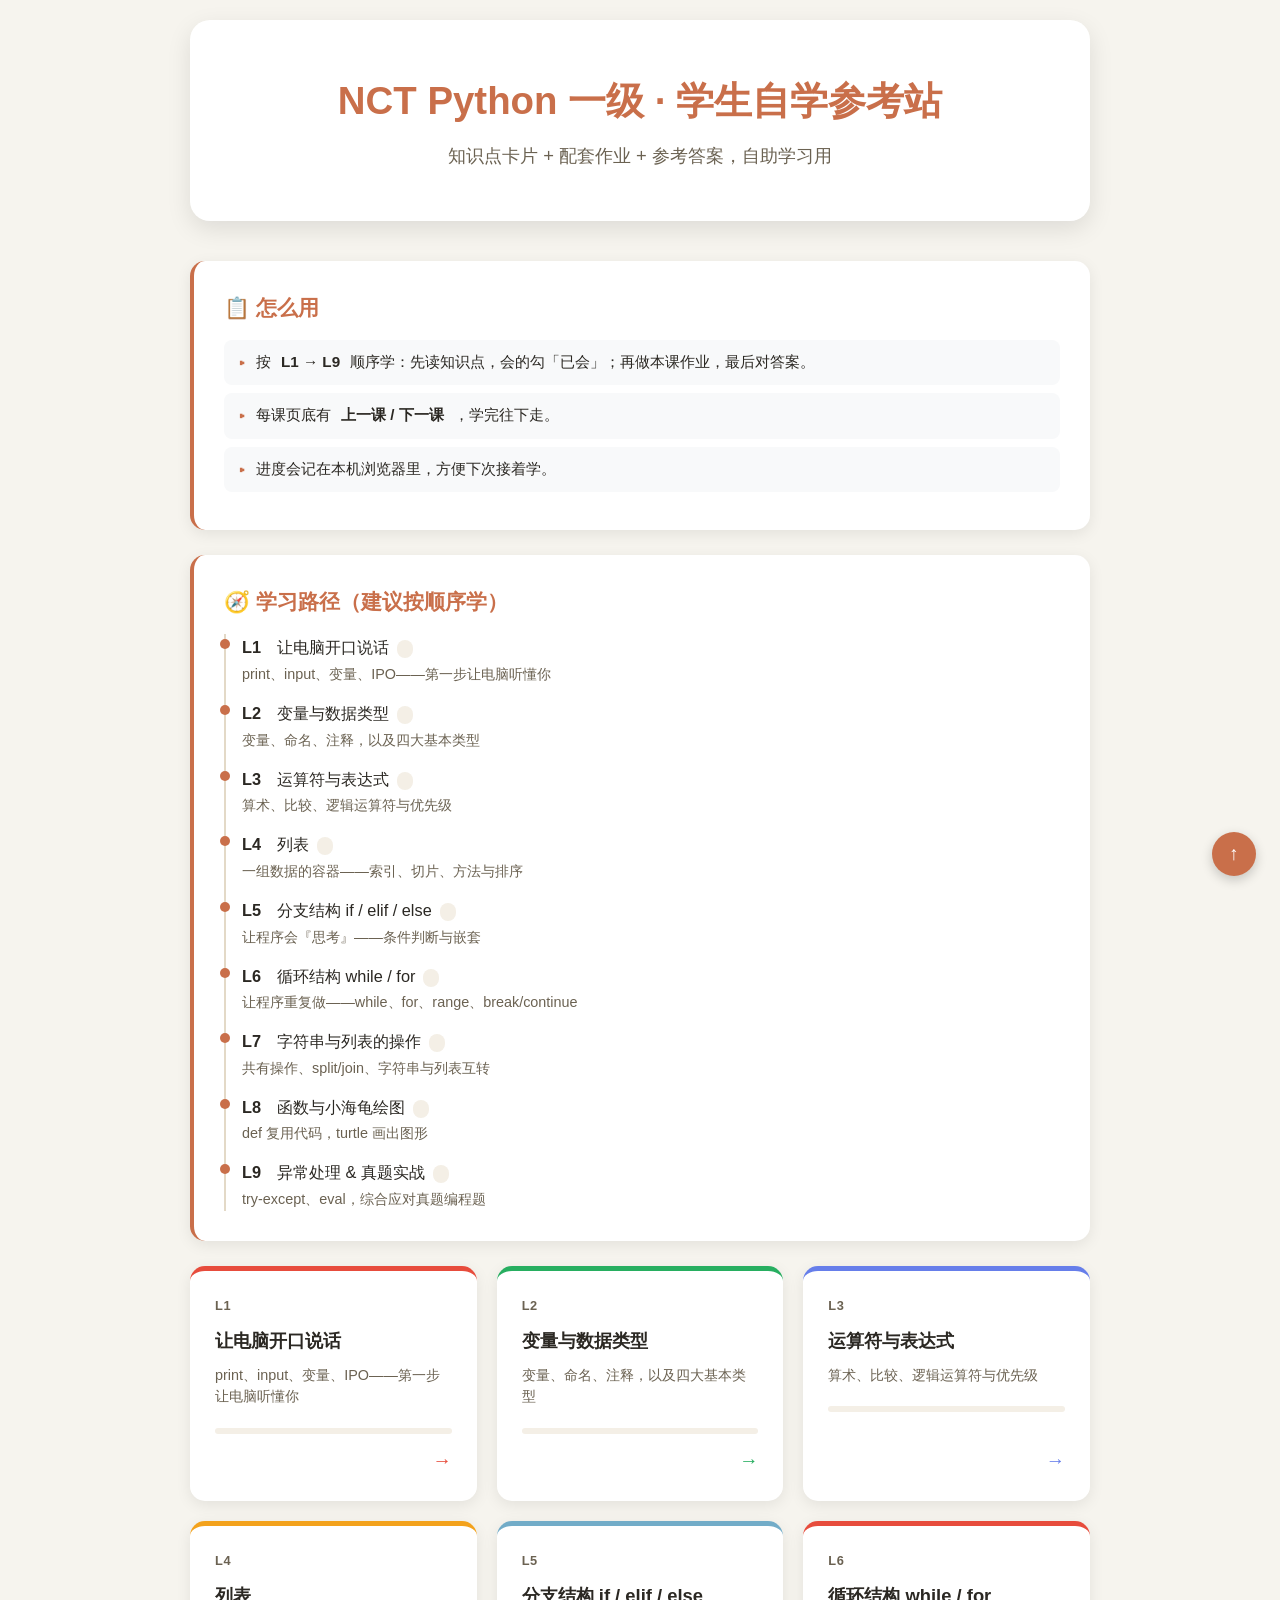
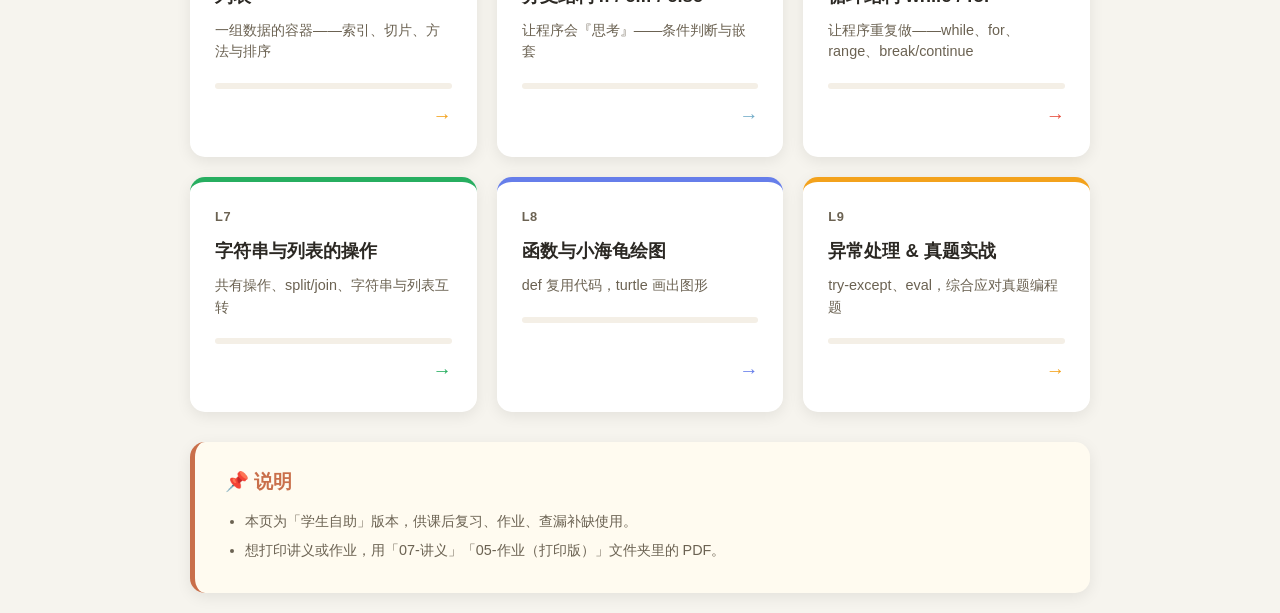
<file: index.html>
<!DOCTYPE html>
<html lang="zh-CN">
<head>
<meta charset="UTF-8">
<meta name="viewport" content="width=device-width, initial-scale=1.0">
<title>NCT Python 一级 · 学生自学参考站</title>
<link rel="stylesheet" href="site.css">
</head>
<body>
<div class="container">
<div class="index-header">
<h1>NCT Python 一级 · 学生自学参考站</h1>
<p class="subtitle">知识点卡片 + 配套作业 + 参考答案，自助学习用</p>
</div>

<div class="content-card features-card">
<div class="section-title">📋 怎么用</div>
<ul class="feature-list">
<li>按 <b>L1 → L9</b> 顺序学：先读知识点，会的勾「已会」；再做本课作业，最后对答案。</li>
<li>每课页底有 <b>上一课 / 下一课</b>，学完往下走。</li>
<li>进度会记在本机浏览器里，方便下次接着学。</li>
</ul>
</div>

<div class="content-card features-card">
<div class="section-title">🧭 学习路径（建议按顺序学）</div>
<ol class="roadmap">
<li><a href="lesson-1.html"><b>L1</b>　让电脑开口说话<span class="rg-p" data-prog="nctl1_L1" data-total="5"></span></a><div class="r-desc">print、input、变量、IPO——第一步让电脑听懂你</div></li><li><a href="lesson-2.html"><b>L2</b>　变量与数据类型<span class="rg-p" data-prog="nctl1_L2" data-total="5"></span></a><div class="r-desc">变量、命名、注释，以及四大基本类型</div></li><li><a href="lesson-3.html"><b>L3</b>　运算符与表达式<span class="rg-p" data-prog="nctl1_L3" data-total="4"></span></a><div class="r-desc">算术、比较、逻辑运算符与优先级</div></li><li><a href="lesson-4.html"><b>L4</b>　列表<span class="rg-p" data-prog="nctl1_L4" data-total="5"></span></a><div class="r-desc">一组数据的容器——索引、切片、方法与排序</div></li><li><a href="lesson-5.html"><b>L5</b>　分支结构 if / elif / else<span class="rg-p" data-prog="nctl1_L5" data-total="3"></span></a><div class="r-desc">让程序会『思考』——条件判断与嵌套</div></li><li><a href="lesson-6.html"><b>L6</b>　循环结构 while / for<span class="rg-p" data-prog="nctl1_L6" data-total="5"></span></a><div class="r-desc">让程序重复做——while、for、range、break/continue</div></li><li><a href="lesson-7.html"><b>L7</b>　字符串与列表的操作<span class="rg-p" data-prog="nctl1_L7" data-total="5"></span></a><div class="r-desc">共有操作、split/join、字符串与列表互转</div></li><li><a href="lesson-8.html"><b>L8</b>　函数与小海龟绘图<span class="rg-p" data-prog="nctl1_L8" data-total="5"></span></a><div class="r-desc">def 复用代码，turtle 画出图形</div></li><li><a href="lesson-9.html"><b>L9</b>　异常处理 &amp; 真题实战<span class="rg-p" data-prog="nctl1_L9" data-total="4"></span></a><div class="r-desc">try-except、eval，综合应对真题编程题</div></li>
</ol>
</div>

<div class="module-grid">
<a href="lesson-1.html" class="module-card" style="border-top-color:#e74c3c;">
<div class="module-num">L1</div><h2>让电脑开口说话</h2>
<p>print、input、变量、IPO——第一步让电脑听懂你</p>
<span class="card-prog" data-prog="nctl1_L1" data-total="5"></span>
<div class="arrow" style="color:#e74c3c;">→</div></a><a href="lesson-2.html" class="module-card" style="border-top-color:#27ae60;">
<div class="module-num">L2</div><h2>变量与数据类型</h2>
<p>变量、命名、注释，以及四大基本类型</p>
<span class="card-prog" data-prog="nctl1_L2" data-total="5"></span>
<div class="arrow" style="color:#27ae60;">→</div></a><a href="lesson-3.html" class="module-card" style="border-top-color:#667eea;">
<div class="module-num">L3</div><h2>运算符与表达式</h2>
<p>算术、比较、逻辑运算符与优先级</p>
<span class="card-prog" data-prog="nctl1_L3" data-total="4"></span>
<div class="arrow" style="color:#667eea;">→</div></a><a href="lesson-4.html" class="module-card" style="border-top-color:#F3A21C;">
<div class="module-num">L4</div><h2>列表</h2>
<p>一组数据的容器——索引、切片、方法与排序</p>
<span class="card-prog" data-prog="nctl1_L4" data-total="5"></span>
<div class="arrow" style="color:#F3A21C;">→</div></a><a href="lesson-5.html" class="module-card" style="border-top-color:#72ACC8;">
<div class="module-num">L5</div><h2>分支结构 if / elif / else</h2>
<p>让程序会『思考』——条件判断与嵌套</p>
<span class="card-prog" data-prog="nctl1_L5" data-total="3"></span>
<div class="arrow" style="color:#72ACC8;">→</div></a><a href="lesson-6.html" class="module-card" style="border-top-color:#e74c3c;">
<div class="module-num">L6</div><h2>循环结构 while / for</h2>
<p>让程序重复做——while、for、range、break/continue</p>
<span class="card-prog" data-prog="nctl1_L6" data-total="5"></span>
<div class="arrow" style="color:#e74c3c;">→</div></a><a href="lesson-7.html" class="module-card" style="border-top-color:#27ae60;">
<div class="module-num">L7</div><h2>字符串与列表的操作</h2>
<p>共有操作、split/join、字符串与列表互转</p>
<span class="card-prog" data-prog="nctl1_L7" data-total="5"></span>
<div class="arrow" style="color:#27ae60;">→</div></a><a href="lesson-8.html" class="module-card" style="border-top-color:#667eea;">
<div class="module-num">L8</div><h2>函数与小海龟绘图</h2>
<p>def 复用代码，turtle 画出图形</p>
<span class="card-prog" data-prog="nctl1_L8" data-total="5"></span>
<div class="arrow" style="color:#667eea;">→</div></a><a href="lesson-9.html" class="module-card" style="border-top-color:#F3A21C;">
<div class="module-num">L9</div><h2>异常处理 &amp; 真题实战</h2>
<p>try-except、eval，综合应对真题编程题</p>
<span class="card-prog" data-prog="nctl1_L9" data-total="4"></span>
<div class="arrow" style="color:#F3A21C;">→</div></a>
</div>

<div class="note-card">
<h2>📌 说明</h2>
<ul>
<li>本页为「学生自助」版本，供课后复习、作业、查漏补缺使用。</li>
<li>想打印讲义或作业，用「07-讲义」「05-作业（打印版）」文件夹里的 PDF。</li>
</ul>
</div>
</div>
<button class="back-to-top" onclick="window.scrollTo({top: 0, behavior: 'smooth'})">↑</button>
<script>
(function(){
  function g(k){try{return localStorage.getItem(k)}catch(e){return null}}
  function s(k,v){try{localStorage.setItem(k,v)}catch(e){}}
  var key=function(c){return c.getAttribute('data-ls')||c.getAttribute('data-prog')};
  // 知识点/作业 已会打勾
  var cbs=[].slice.call(document.querySelectorAll('input[type=checkbox][data-ls]'));
  var kh=cbs.filter(function(c){return (c.getAttribute('data-ls')||'').indexOf('_k')>=0});
  cbs.forEach(function(c){
    var k=c.getAttribute('data-ls');
    if(g(k)==='1') c.checked=true;
    c.addEventListener('change',function(){ s(k, c.checked?'1':'0'); update(); });
  });
  function update(){
    var total=kh.length, done=kh.filter(function(c){return c.checked}).length;
    var fill=document.getElementById('progfill'), txt=document.getElementById('progtext');
    if(fill) fill.style.width=(total?(done/total*100):0)+'%';
    if(txt) txt.textContent='已会 '+done+' / '+total+' 个知识点';
  }
  update();
  // 首页：各课进度徽标
  document.querySelectorAll('[data-prog]').forEach(function(el){
    var key=el.getAttribute('data-prog'); var n=parseInt(el.getAttribute('data-total')||'0'); var d=0;
    for(var i=1;i<=n;i++){ if(g(key+'_k'+i)==='1') d++; }
    if(d>0){ el.textContent='已会 '+d+'/'+n; el.classList.add('on'); }
  });
})();
</script>
</body>
</html>
</file>
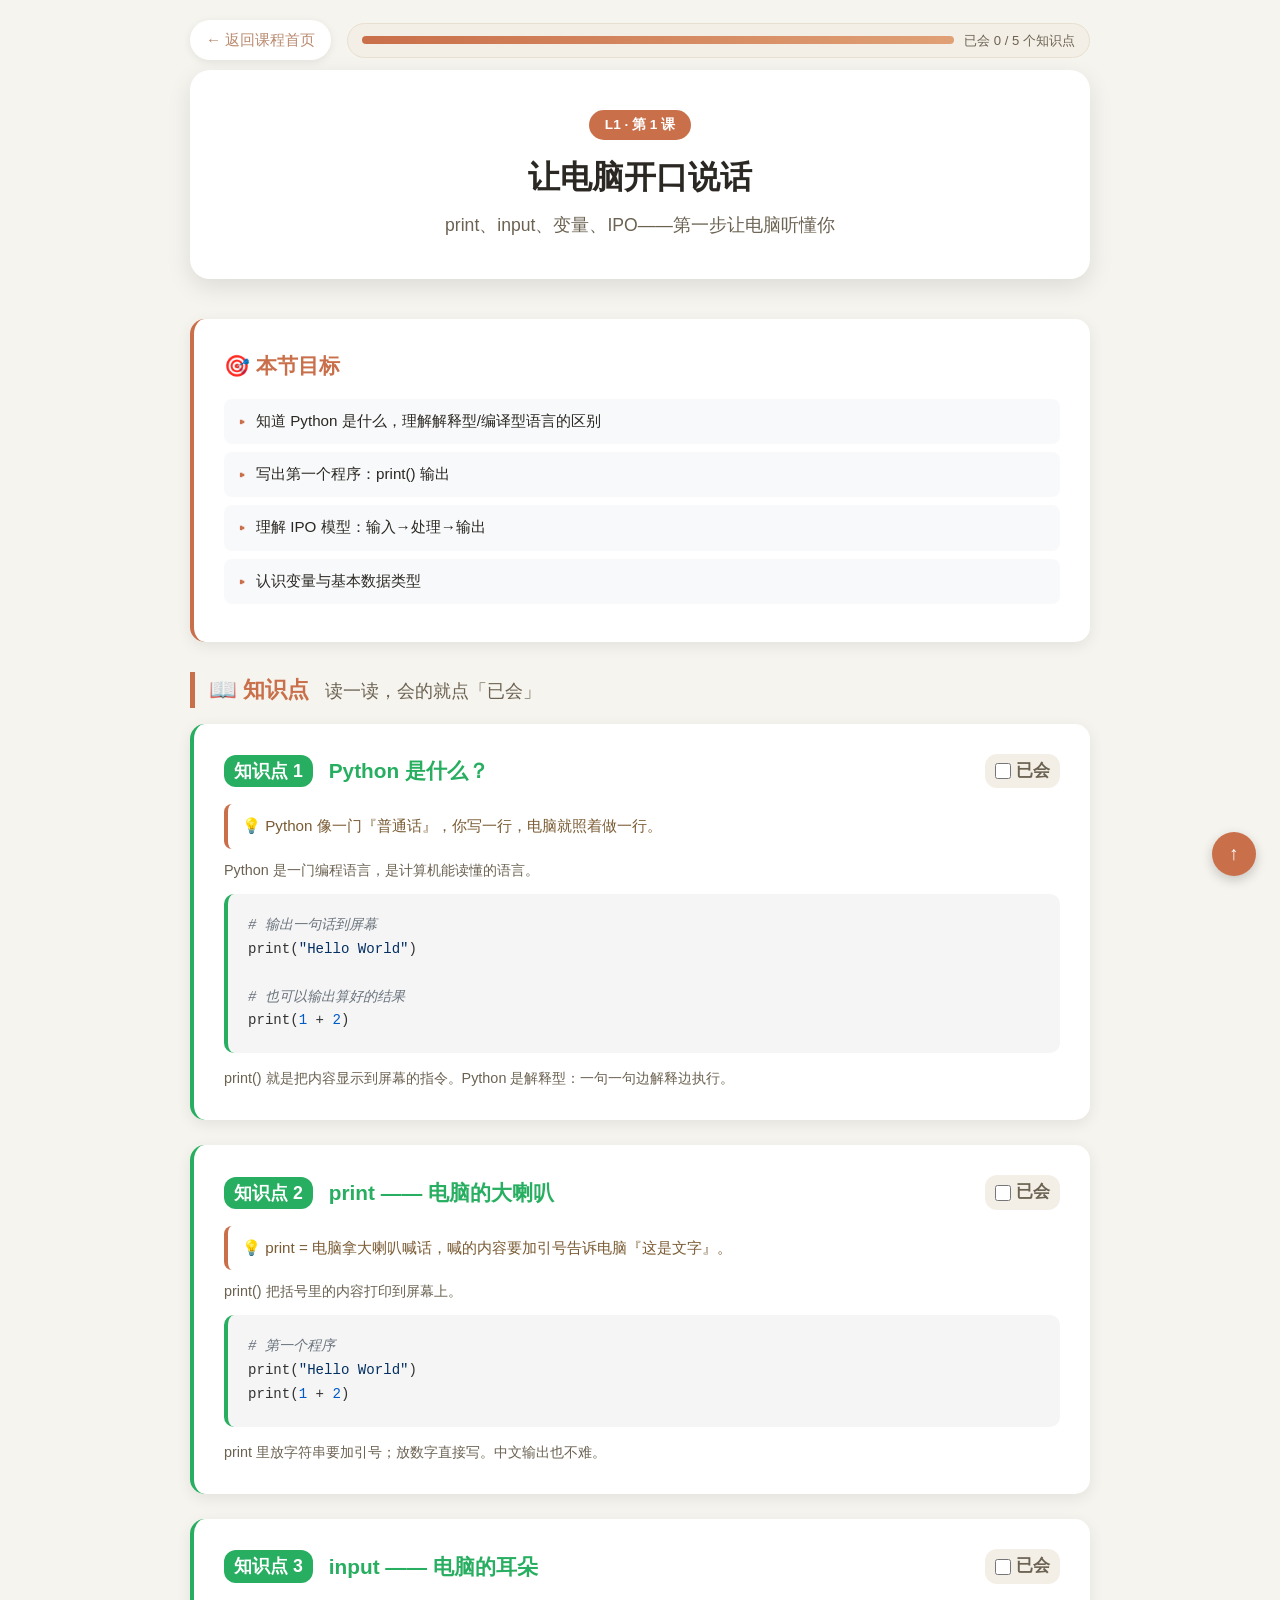
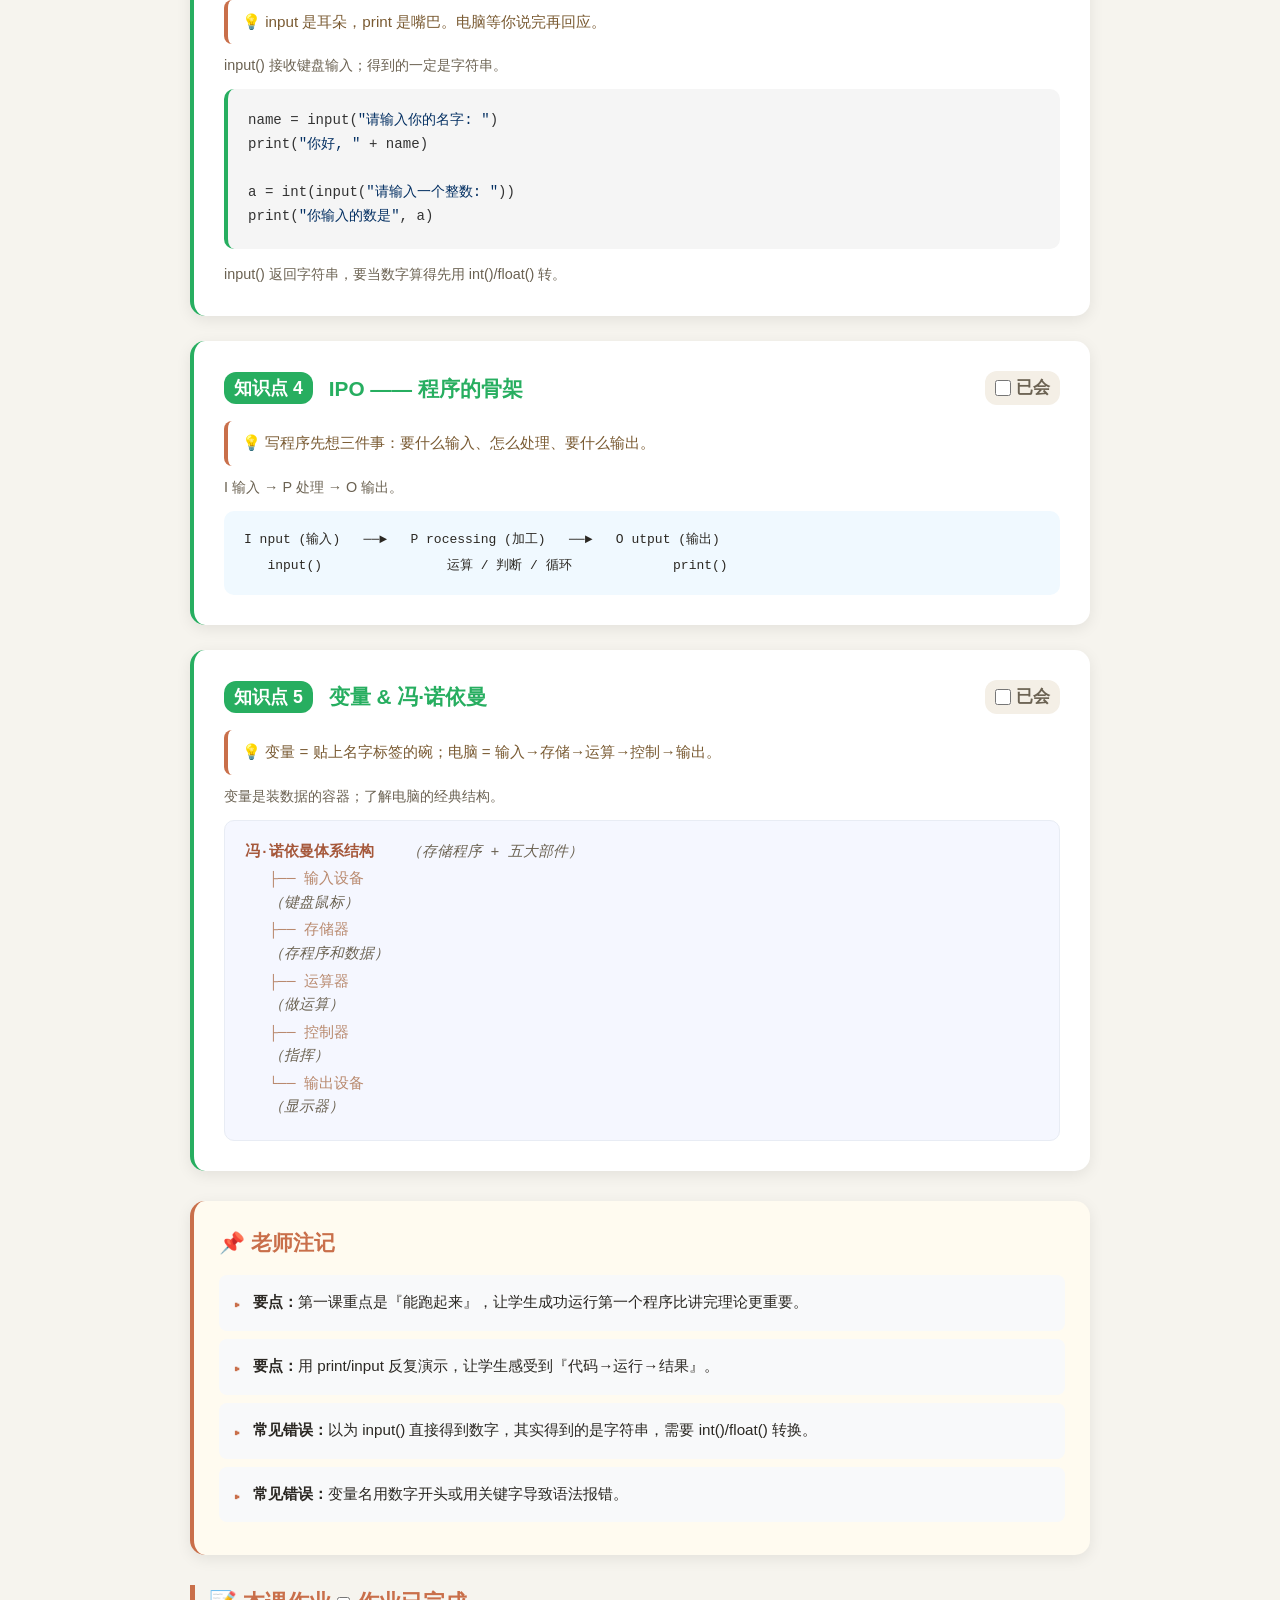
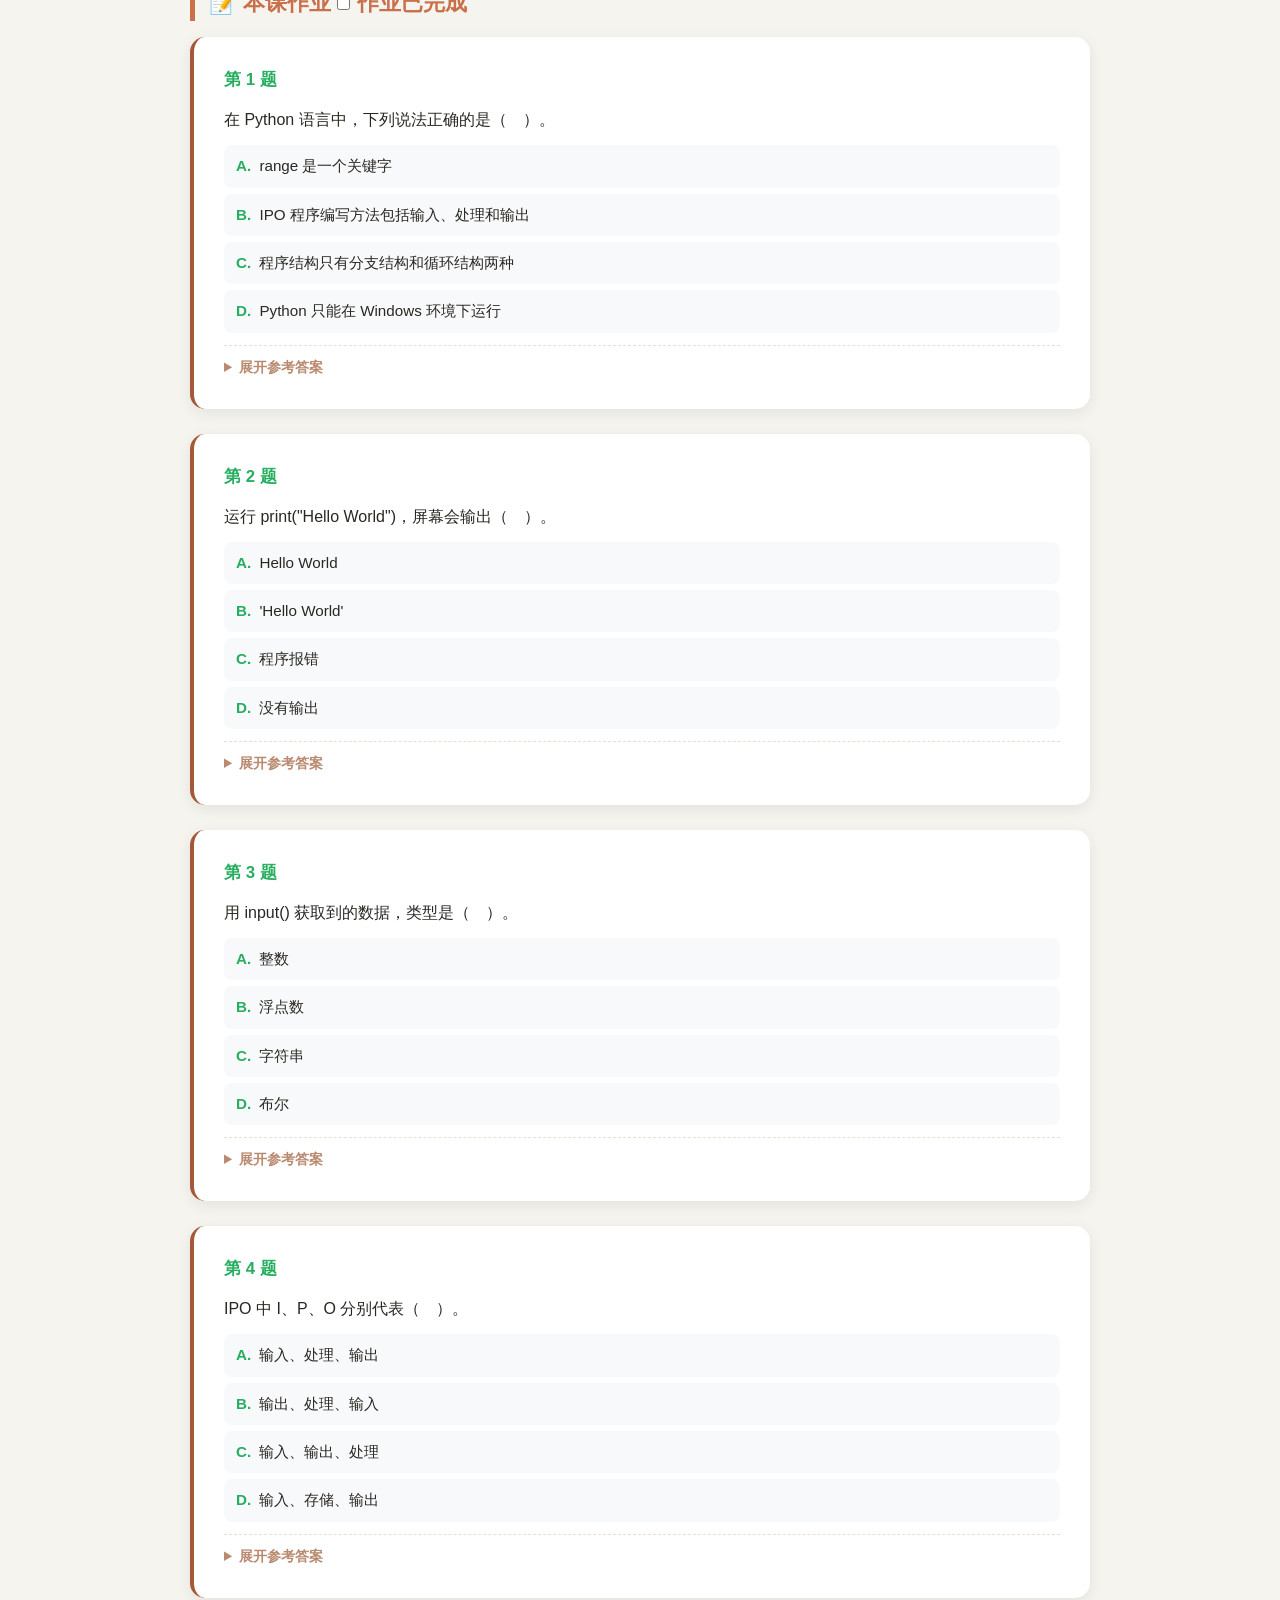
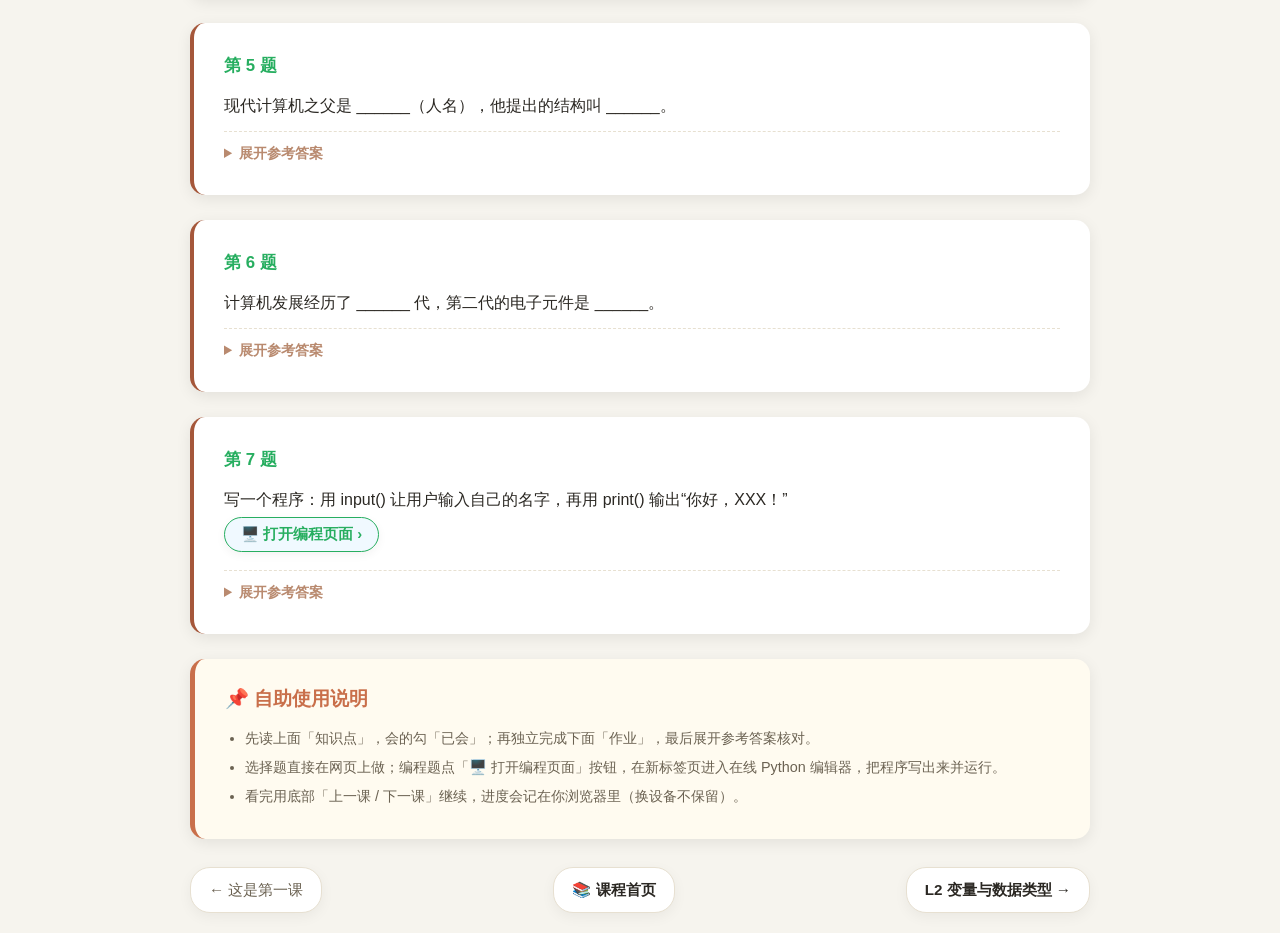
<file: lesson-1.html>
<!DOCTYPE html>
<html lang="zh-CN">
<head>
<meta charset="UTF-8">
<meta name="viewport" content="width=device-width, initial-scale=1.0">
<title>L1 让电脑开口说话 · 知识点与作业</title>
<link rel="stylesheet" href="site.css">
<style>:root { --page-accent: #27ae60; --page-soft: #f0f9ff; }</style>
</head>
<body>
<div class="container">
<div class="topbar">
<a href="index.html" class="back-nav">← 返回课程首页</a>
<div class="prog"><div class="prog-fill" id="progfill"></div><span id="progtext"></span></div>
</div>

<div class="page-header">
<div class="module-tag">L1 · 第 1 课</div>
<h1>让电脑开口说话</h1>
<p>print、input、变量、IPO——第一步让电脑听懂你</p>
</div>

<div class="content-card features-card">
<div class="section-title">🎯 本节目标</div>
<ul class="feature-list"><li>知道 Python 是什么，理解解释型/编译型语言的区别</li>
<li>写出第一个程序：print() 输出</li>
<li>理解 IPO 模型：输入→处理→输出</li>
<li>认识变量与基本数据类型</li></ul>
</div>

<h2 class="sec-head">📖 知识点 <span class="sechint">读一读，会的就点「已会」</span></h2>
<div class="content-card step-card">
<div class="section-title"><span class="step-num">知识点 1</span>Python 是什么？<label class="done"><input type="checkbox" data-ls="nctl1_L1_k1"> 已会</label></div>
<div class="meta-tip">💡 Python 像一门『普通话』，你写一行，电脑就照着做一行。</div>
<p class="hint">Python 是一门编程语言，是计算机能读懂的语言。</p>
<div class="code-block"><pre><span class="c"># 输出一句话到屏幕</span>
print(<span class="s">"Hello World"</span>)

<span class="c"># 也可以输出算好的结果</span>
print(<span class="n">1</span> + <span class="n">2</span>)</pre></div>
<p class="note-text">print() 就是把内容显示到屏幕的指令。Python 是解释型：一句一句边解释边执行。</p>
</div>
<div class="content-card step-card">
<div class="section-title"><span class="step-num">知识点 2</span>print —— 电脑的大喇叭<label class="done"><input type="checkbox" data-ls="nctl1_L1_k2"> 已会</label></div>
<div class="meta-tip">💡 print = 电脑拿大喇叭喊话，喊的内容要加引号告诉电脑『这是文字』。</div>
<p class="hint">print() 把括号里的内容打印到屏幕上。</p>
<div class="code-block"><pre><span class="c"># 第一个程序</span>
print(<span class="s">"Hello World"</span>)
print(<span class="n">1</span> + <span class="n">2</span>)</pre></div>
<p class="note-text">print 里放字符串要加引号；放数字直接写。中文输出也不难。</p>
</div>
<div class="content-card step-card">
<div class="section-title"><span class="step-num">知识点 3</span>input —— 电脑的耳朵<label class="done"><input type="checkbox" data-ls="nctl1_L1_k3"> 已会</label></div>
<div class="meta-tip">💡 input 是耳朵，print 是嘴巴。电脑等你说完再回应。</div>
<p class="hint">input() 接收键盘输入；得到的一定是字符串。</p>
<div class="code-block"><pre>name = input(<span class="s">"请输入你的名字: "</span>)
print(<span class="s">"你好, "</span> + name)

a = int(input(<span class="s">"请输入一个整数: "</span>))
print(<span class="s">"你输入的数是"</span>, a)</pre></div>
<p class="note-text">input() 返回字符串，要当数字算得先用 int()/float() 转。</p>
</div>
<div class="content-card step-card">
<div class="section-title"><span class="step-num">知识点 4</span>IPO —— 程序的骨架<label class="done"><input type="checkbox" data-ls="nctl1_L1_k4"> 已会</label></div>
<div class="meta-tip">💡 写程序先想三件事：要什么输入、怎么处理、要什么输出。</div>
<p class="hint">I 输入 → P 处理 → O 输出。</p>
<div class="flow-box">I nput (输入)   ──►   P rocessing (加工)   ──►   O utput (输出)
   input()                运算 / 判断 / 循环             print()</div>
</div>
<div class="content-card step-card">
<div class="section-title"><span class="step-num">知识点 5</span>变量 &amp; 冯·诺依曼<label class="done"><input type="checkbox" data-ls="nctl1_L1_k5"> 已会</label></div>
<div class="meta-tip">💡 变量 = 贴上名字标签的碗；电脑 = 输入→存储→运算→控制→输出。</div>
<p class="hint">变量是装数据的容器；了解电脑的经典结构。</p>
<div class="node-tree"><span class="root">冯·诺依曼体系结构</span> <span class="note">（存储程序 + 五大部件）</span><span class="child">├── 输入设备</span> <span class="note">（键盘鼠标）</span><span class="child">├── 存储器</span> <span class="note">（存程序和数据）</span><span class="child">├── 运算器</span> <span class="note">（做运算）</span><span class="child">├── 控制器</span> <span class="note">（指挥）</span><span class="child">└── 输出设备</span> <span class="note">（显示器）</span></div>
</div>
<div class="teacher-note"><div class="section-title">📌 老师注记</div><ul class="feature-list"><li><strong>要点：</strong>第一课重点是『能跑起来』，让学生成功运行第一个程序比讲完理论更重要。</li>
<li><strong>要点：</strong>用 print/input 反复演示，让学生感受到『代码→运行→结果』。</li>
<li><strong>常见错误：</strong>以为 input() 直接得到数字，其实得到的是字符串，需要 int()/float() 转换。</li>
<li><strong>常见错误：</strong>变量名用数字开头或用关键字导致语法报错。</li>
</ul></div>

<h2 class="sec-head">📝 本课作业 <label class="done"><input type="checkbox" data-ls="nctl1_L1_hw"> 作业已完成</label></h2>
<div class="content-card hw-card"><div class="section-title">第 1 题</div><p class="q-text">在 Python 语言中，下列说法正确的是（　）。</p><ul class="options"><li><span class="opt">A.</span>  range 是一个关键字</li>
<li><span class="opt">B.</span>  IPO 程序编写方法包括输入、处理和输出</li>
<li><span class="opt">C.</span>  程序结构只有分支结构和循环结构两种</li>
<li><span class="opt">D.</span>  Python 只能在 Windows 环境下运行</li></ul><details class="answer-details"><summary>展开参考答案</summary><div class="answer"><strong>答案：</strong>B</div><div class="explain">range 是内置函数不是关键字；程序结构有三种（顺序、分支、循环）；Python 跨平台。</div></details></div>
<div class="content-card hw-card"><div class="section-title">第 2 题</div><p class="q-text">运行 print("Hello World")，屏幕会输出（　）。</p><ul class="options"><li><span class="opt">A.</span>  Hello World</li>
<li><span class="opt">B.</span>  'Hello World'</li>
<li><span class="opt">C.</span>  程序报错</li>
<li><span class="opt">D.</span>  没有输出</li></ul><details class="answer-details"><summary>展开参考答案</summary><div class="answer"><strong>答案：</strong>A</div><div class="explain">print 把引号里的内容打印到屏幕，输出 Hello World。</div></details></div>
<div class="content-card hw-card"><div class="section-title">第 3 题</div><p class="q-text">用 input() 获取到的数据，类型是（　）。</p><ul class="options"><li><span class="opt">A.</span>  整数</li>
<li><span class="opt">B.</span>  浮点数</li>
<li><span class="opt">C.</span>  字符串</li>
<li><span class="opt">D.</span>  布尔</li></ul><details class="answer-details"><summary>展开参考答案</summary><div class="answer"><strong>答案：</strong>C</div><div class="explain">input() 返回的一定是字符串，要当数字用需 int()/float() 转换。</div></details></div>
<div class="content-card hw-card"><div class="section-title">第 4 题</div><p class="q-text">IPO 中 I、P、O 分别代表（　）。</p><ul class="options"><li><span class="opt">A.</span>  输入、处理、输出</li>
<li><span class="opt">B.</span>  输出、处理、输入</li>
<li><span class="opt">C.</span>  输入、输出、处理</li>
<li><span class="opt">D.</span>  输入、存储、输出</li></ul><details class="answer-details"><summary>展开参考答案</summary><div class="answer"><strong>答案：</strong>A</div><div class="explain">I 输入(input) → P 处理(processing) → O 输出(output)。</div></details></div>
<div class="content-card hw-card"><div class="section-title">第 5 题</div><p class="q-text">现代计算机之父是 ______（人名），他提出的结构叫 ______。</p><details class="answer-details"><summary>展开参考答案</summary><div class="answer"><strong>答案：</strong>冯·诺依曼；冯·诺依曼体系结构</div><div class="explain">常考常识题。</div></details></div>
<div class="content-card hw-card"><div class="section-title">第 6 题</div><p class="q-text">计算机发展经历了 ______ 代，第二代的电子元件是 ______。</p><details class="answer-details"><summary>展开参考答案</summary><div class="answer"><strong>答案：</strong>四；晶体管</div><div class="explain">第一代电子管，第二代晶体管，第三代中小规模集成电路，第四代大规模/超大规模集成电路。</div></details></div>
<div class="content-card hw-card"><div class="section-title">第 7 题</div><p class="q-text">写一个程序：用 input() 让用户输入自己的名字，再用 print() 输出“你好，XXX！”</p><a class="code-btn" href="https://turtle.codemao.cn/editor/python_web/" target="_blank" rel="noopener" title="点击在新标签页打开在线 Python 编辑并编写程序">🖥️ 打开编程页面 ›</a><details class="answer-details"><summary>展开参考答案</summary><div class="answer"><strong>答案：</strong>name = input("请输入你的名字: ")
print("你好, " + name)</div><div class="explain">注意 input() 得到的是字符串。</div></details></div>

<div class="note-card">
<h2>📌 自助使用说明</h2>
<ul>
<li>先读上面「知识点」，会的勾「已会」；再独立完成下面「作业」，最后展开参考答案核对。</li>
<li>选择题直接在网页上做；编程题点「🖥️ 打开编程页面」按钮，在新标签页进入在线 Python 编辑器，把程序写出来并运行。</li>
<li>看完用底部「上一课 / 下一课」继续，进度会记在你浏览器里（换设备不保留）。</li>
</ul>
</div>

<div class="lesson-nav">
<span class="lnav dim">← 这是第一课</span>
<a href="index.html" class="lnav mid">📚 课程首页</a>
<a href="lesson-2.html" class="lnav">L2 变量与数据类型 →</a>
</div>
</div>
<button class="back-to-top" onclick="window.scrollTo({top: 0, behavior: 'smooth'})">↑</button>
<script>
(function(){
  function g(k){try{return localStorage.getItem(k)}catch(e){return null}}
  function s(k,v){try{localStorage.setItem(k,v)}catch(e){}}
  var key=function(c){return c.getAttribute('data-ls')||c.getAttribute('data-prog')};
  // 知识点/作业 已会打勾
  var cbs=[].slice.call(document.querySelectorAll('input[type=checkbox][data-ls]'));
  var kh=cbs.filter(function(c){return (c.getAttribute('data-ls')||'').indexOf('_k')>=0});
  cbs.forEach(function(c){
    var k=c.getAttribute('data-ls');
    if(g(k)==='1') c.checked=true;
    c.addEventListener('change',function(){ s(k, c.checked?'1':'0'); update(); });
  });
  function update(){
    var total=kh.length, done=kh.filter(function(c){return c.checked}).length;
    var fill=document.getElementById('progfill'), txt=document.getElementById('progtext');
    if(fill) fill.style.width=(total?(done/total*100):0)+'%';
    if(txt) txt.textContent='已会 '+done+' / '+total+' 个知识点';
  }
  update();
  // 首页：各课进度徽标
  document.querySelectorAll('[data-prog]').forEach(function(el){
    var key=el.getAttribute('data-prog'); var n=parseInt(el.getAttribute('data-total')||'0'); var d=0;
    for(var i=1;i<=n;i++){ if(g(key+'_k'+i)==='1') d++; }
    if(d>0){ el.textContent='已会 '+d+'/'+n; el.classList.add('on'); }
  });
})();
</script>
</body>
</html>
</file>
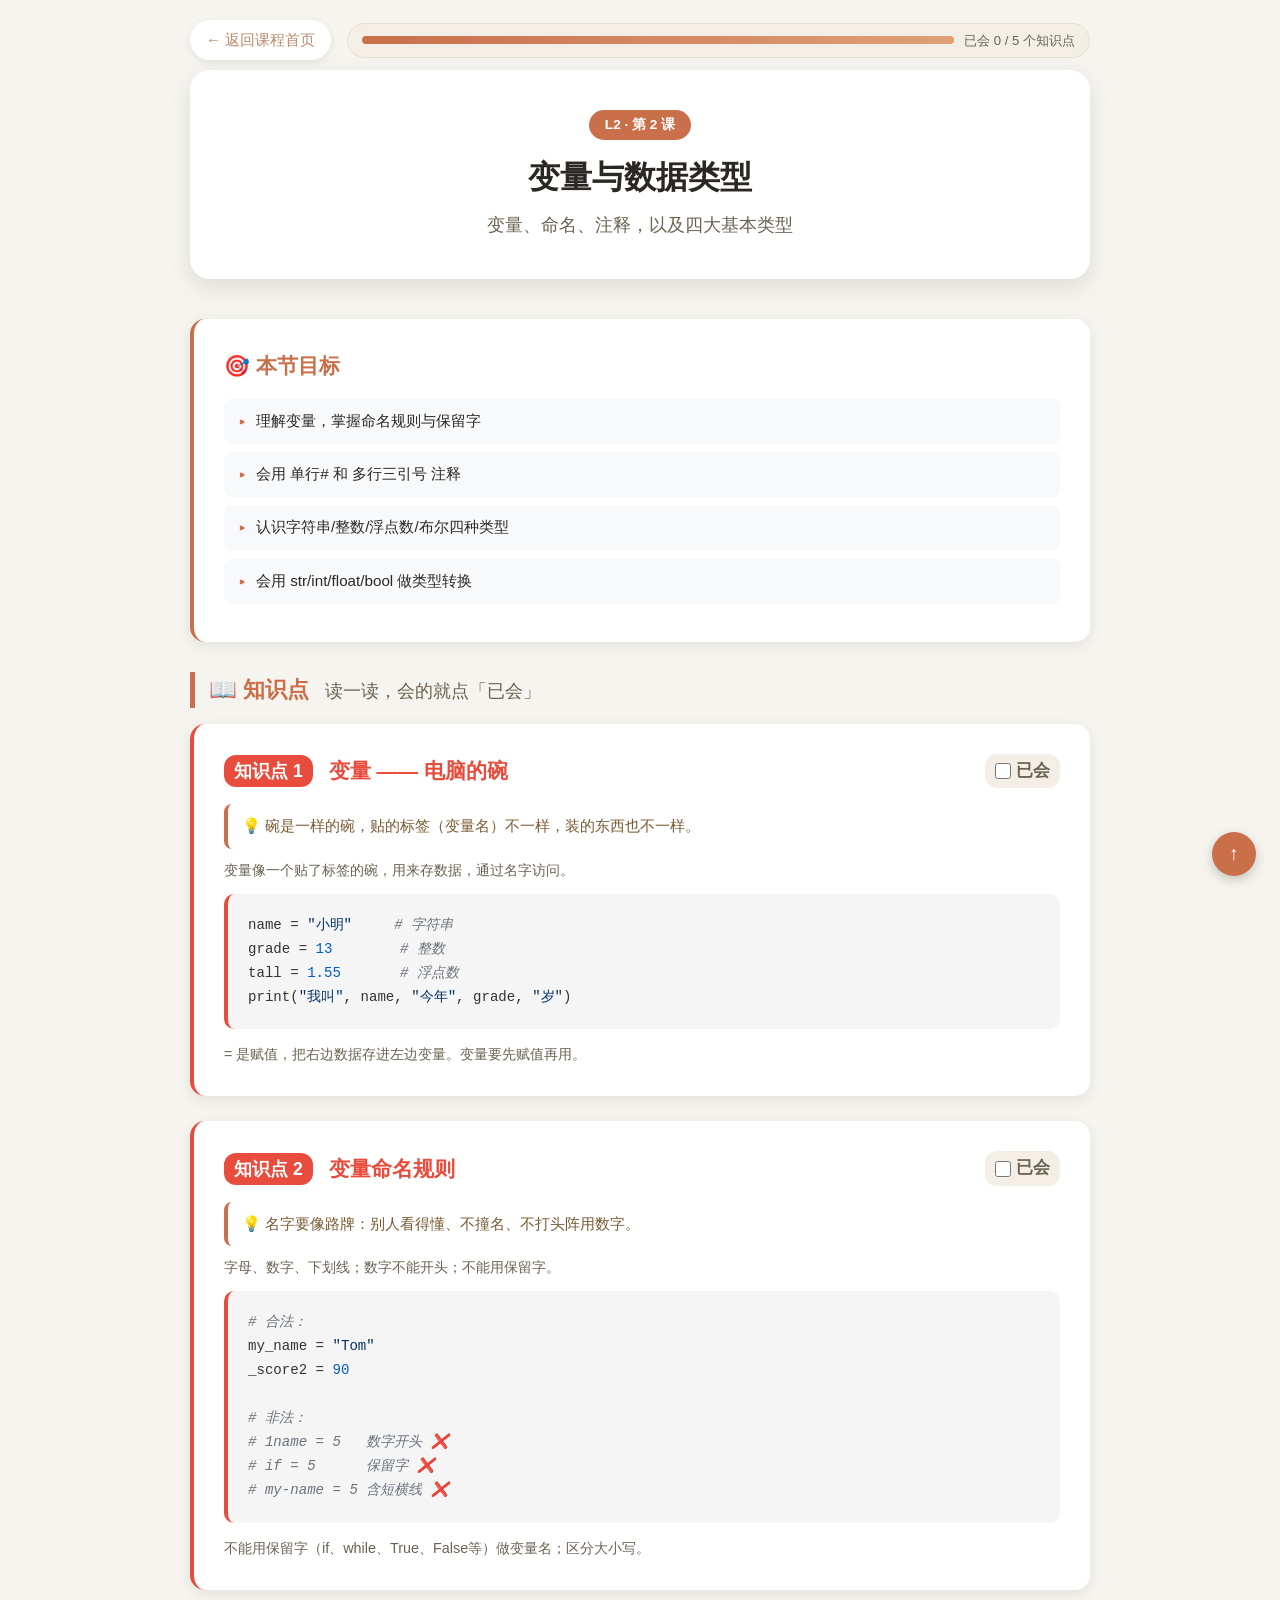
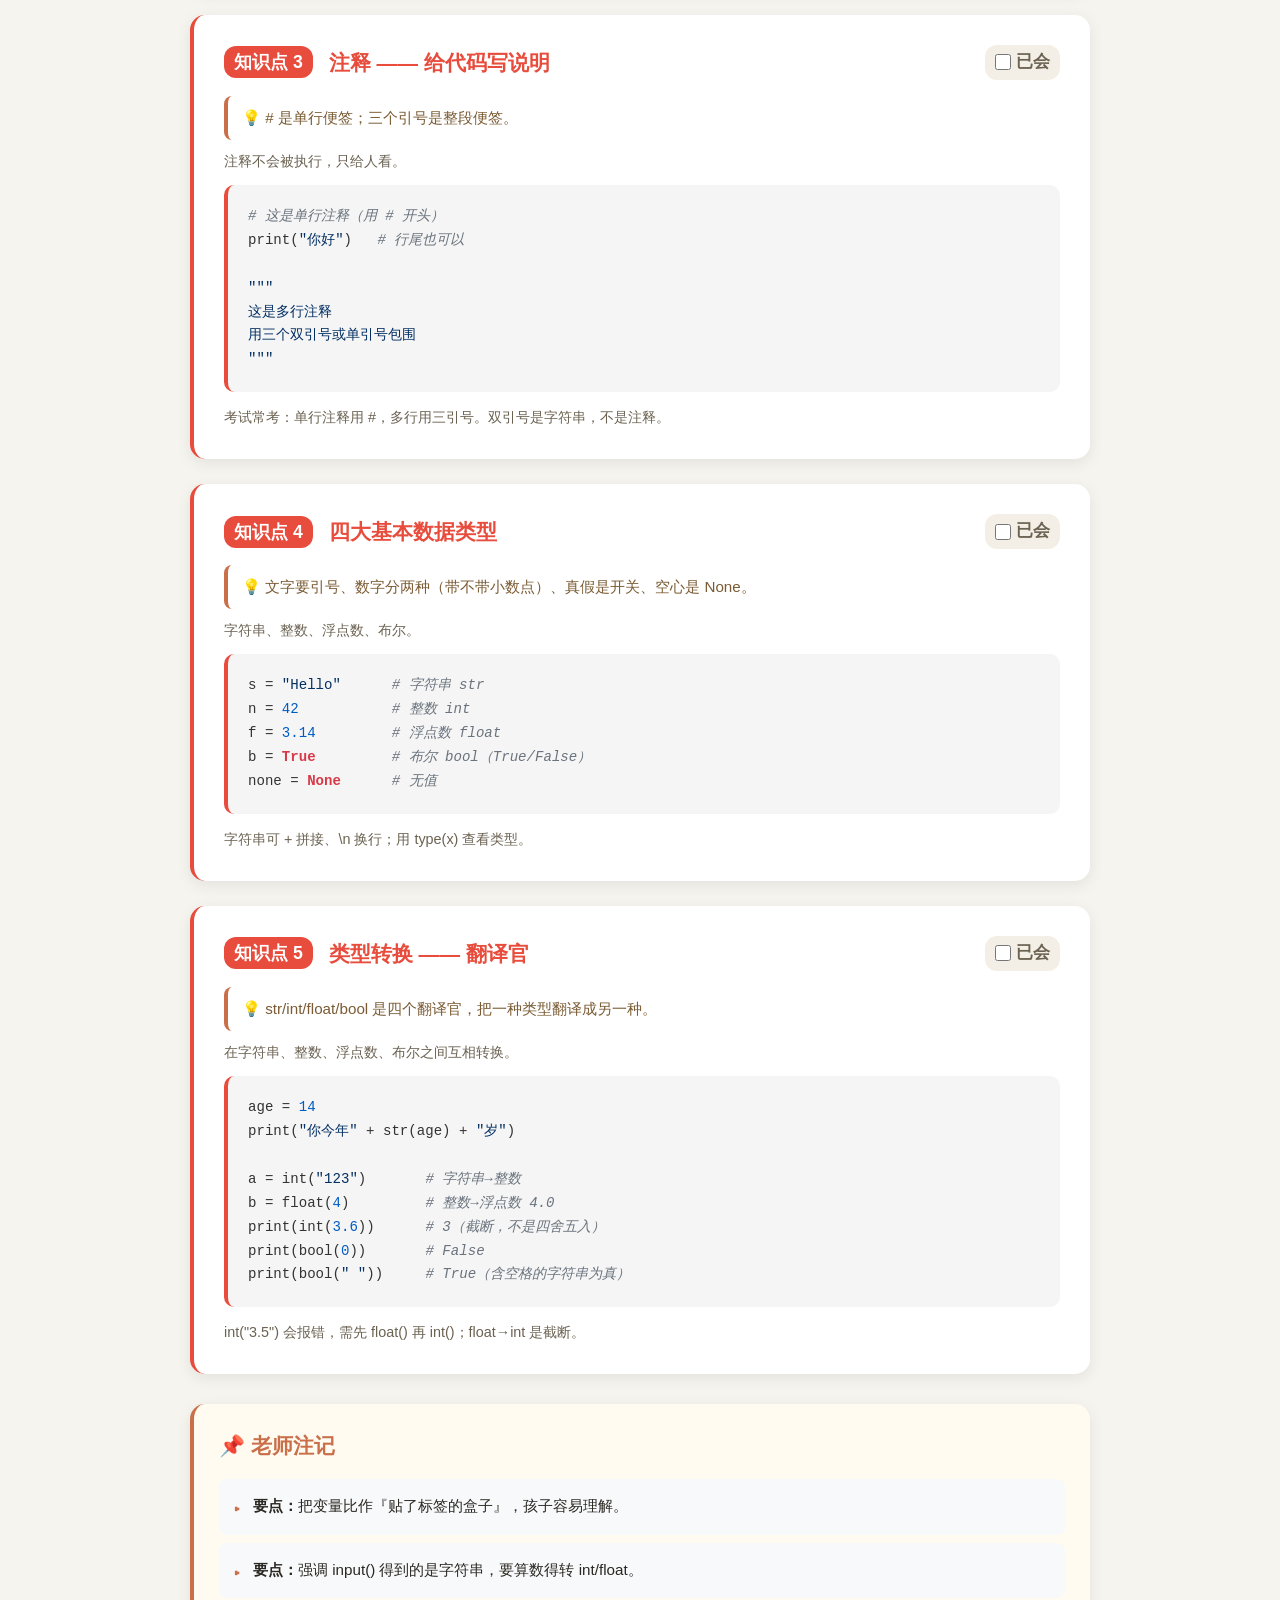
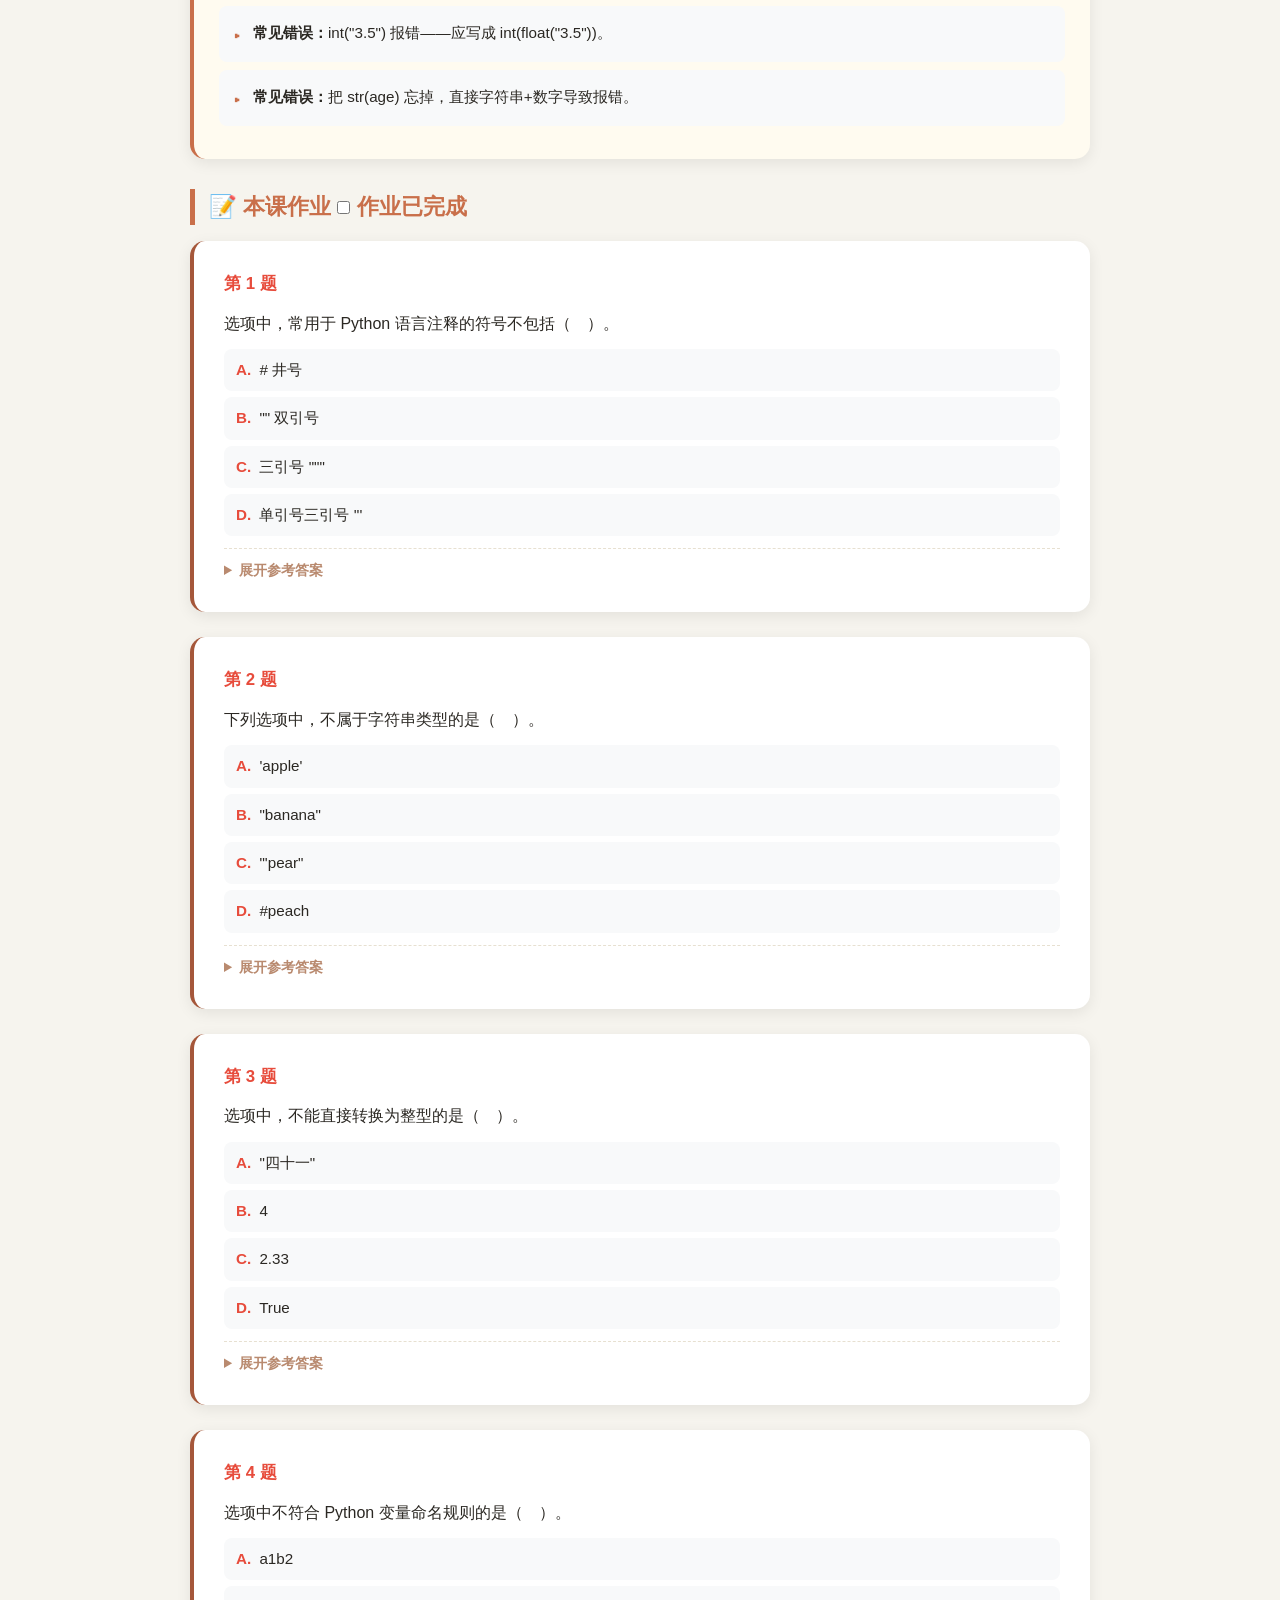
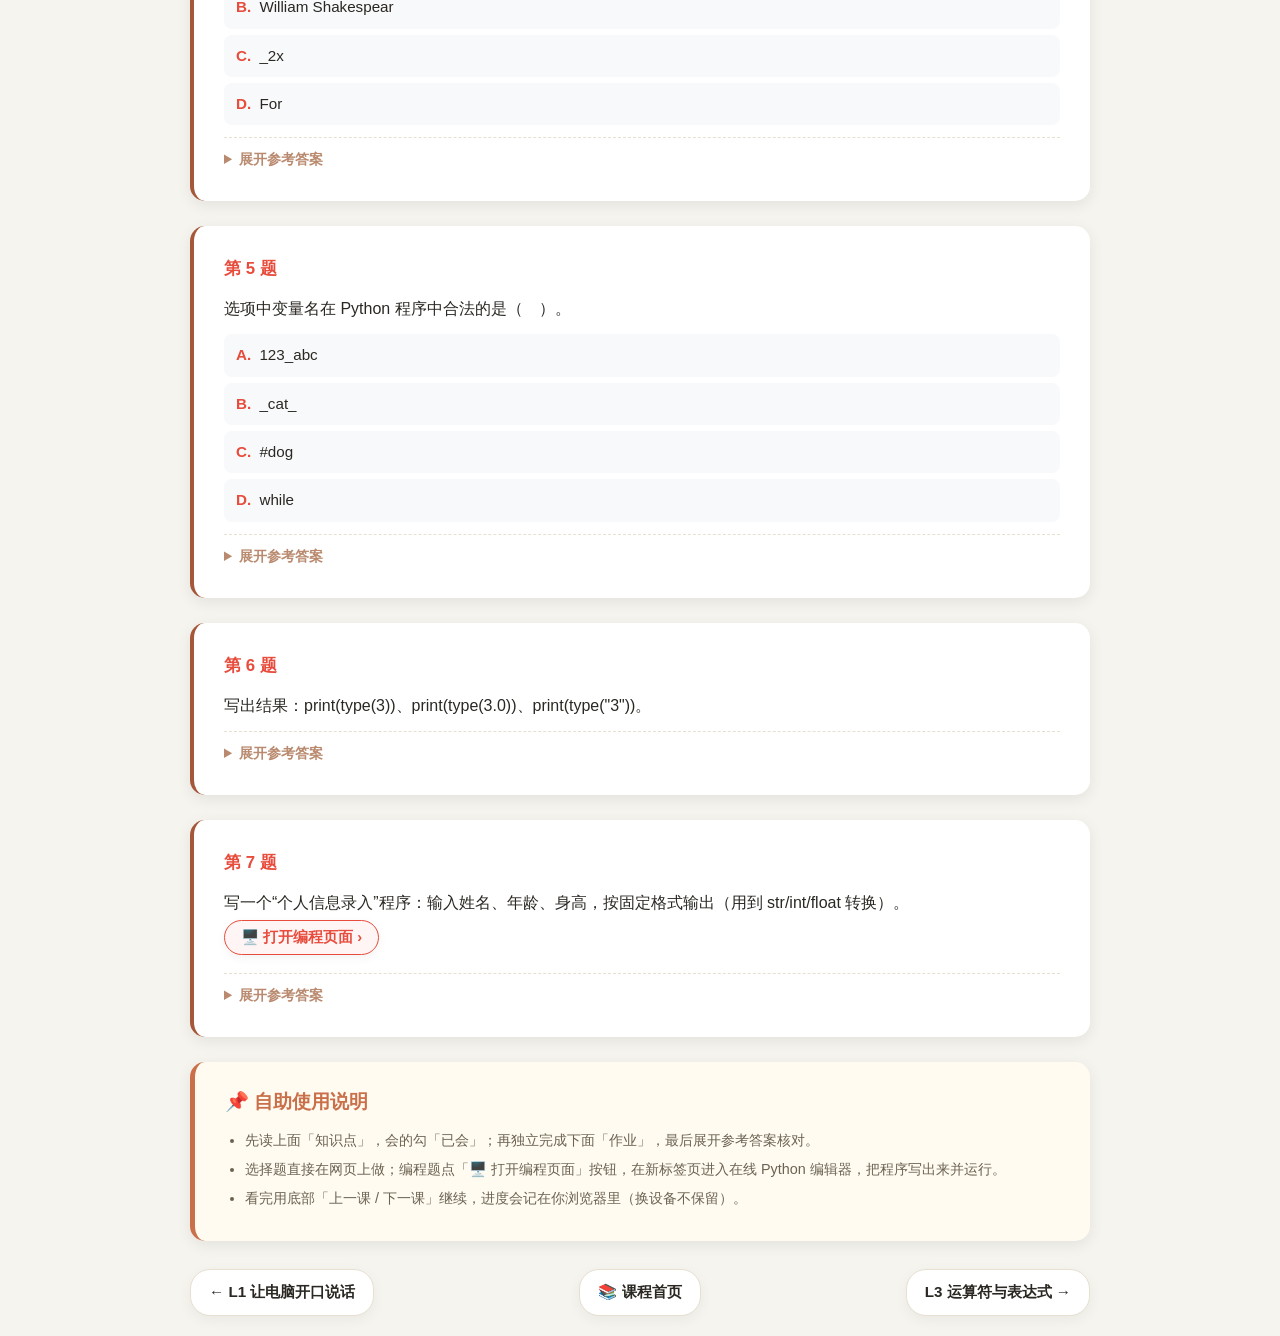
<file: lesson-2.html>
<!DOCTYPE html>
<html lang="zh-CN">
<head>
<meta charset="UTF-8">
<meta name="viewport" content="width=device-width, initial-scale=1.0">
<title>L2 变量与数据类型 · 知识点与作业</title>
<link rel="stylesheet" href="site.css">
<style>:root { --page-accent: #e74c3c; --page-soft: #fff5f5; }</style>
</head>
<body>
<div class="container">
<div class="topbar">
<a href="index.html" class="back-nav">← 返回课程首页</a>
<div class="prog"><div class="prog-fill" id="progfill"></div><span id="progtext"></span></div>
</div>

<div class="page-header">
<div class="module-tag">L2 · 第 2 课</div>
<h1>变量与数据类型</h1>
<p>变量、命名、注释，以及四大基本类型</p>
</div>

<div class="content-card features-card">
<div class="section-title">🎯 本节目标</div>
<ul class="feature-list"><li>理解变量，掌握命名规则与保留字</li>
<li>会用 单行# 和 多行三引号 注释</li>
<li>认识字符串/整数/浮点数/布尔四种类型</li>
<li>会用 str/int/float/bool 做类型转换</li></ul>
</div>

<h2 class="sec-head">📖 知识点 <span class="sechint">读一读，会的就点「已会」</span></h2>
<div class="content-card step-card">
<div class="section-title"><span class="step-num">知识点 1</span>变量 —— 电脑的碗<label class="done"><input type="checkbox" data-ls="nctl1_L2_k1"> 已会</label></div>
<div class="meta-tip">💡 碗是一样的碗，贴的标签（变量名）不一样，装的东西也不一样。</div>
<p class="hint">变量像一个贴了标签的碗，用来存数据，通过名字访问。</p>
<div class="code-block"><pre>name = <span class="s">"小明"</span>     <span class="c"># 字符串</span>
grade = <span class="n">13</span>        <span class="c"># 整数</span>
tall = <span class="n">1.55</span>       <span class="c"># 浮点数</span>
print(<span class="s">"我叫"</span>, name, <span class="s">"今年"</span>, grade, <span class="s">"岁"</span>)</pre></div>
<p class="note-text">= 是赋值，把右边数据存进左边变量。变量要先赋值再用。</p>
</div>
<div class="content-card step-card">
<div class="section-title"><span class="step-num">知识点 2</span>变量命名规则<label class="done"><input type="checkbox" data-ls="nctl1_L2_k2"> 已会</label></div>
<div class="meta-tip">💡 名字要像路牌：别人看得懂、不撞名、不打头阵用数字。</div>
<p class="hint">字母、数字、下划线；数字不能开头；不能用保留字。</p>
<div class="code-block"><pre><span class="c"># 合法：</span>
my_name = <span class="s">"Tom"</span>
_score2 = <span class="n">90</span>

<span class="c"># 非法：</span>
<span class="c"># 1name = 5   数字开头 ❌</span>
<span class="c"># if = 5      保留字 ❌</span>
<span class="c"># my-name = 5 含短横线 ❌</span></pre></div>
<p class="note-text">不能用保留字（if、while、True、False等）做变量名；区分大小写。</p>
</div>
<div class="content-card step-card">
<div class="section-title"><span class="step-num">知识点 3</span>注释 —— 给代码写说明<label class="done"><input type="checkbox" data-ls="nctl1_L2_k3"> 已会</label></div>
<div class="meta-tip">💡 # 是单行便签；三个引号是整段便签。</div>
<p class="hint">注释不会被执行，只给人看。</p>
<div class="code-block"><pre><span class="c"># 这是单行注释（用 # 开头）</span>
print(<span class="s">"你好"</span>)   <span class="c"># 行尾也可以</span>

<span class="s">"""
这是多行注释
用三个双引号或单引号包围
"""</span></pre></div>
<p class="note-text">考试常考：单行注释用 #，多行用三引号。双引号是字符串，不是注释。</p>
</div>
<div class="content-card step-card">
<div class="section-title"><span class="step-num">知识点 4</span>四大基本数据类型<label class="done"><input type="checkbox" data-ls="nctl1_L2_k4"> 已会</label></div>
<div class="meta-tip">💡 文字要引号、数字分两种（带不带小数点）、真假是开关、空心是 None。</div>
<p class="hint">字符串、整数、浮点数、布尔。</p>
<div class="code-block"><pre>s = <span class="s">"Hello"</span>      <span class="c"># 字符串 str</span>
n = <span class="n">42</span>           <span class="c"># 整数 int</span>
f = <span class="n">3.14</span>         <span class="c"># 浮点数 float</span>
b = <span class="k">True</span>         <span class="c"># 布尔 bool（True/False）</span>
none = <span class="k">None</span>      <span class="c"># 无值</span></pre></div>
<p class="note-text">字符串可 + 拼接、\n 换行；用 type(x) 查看类型。</p>
</div>
<div class="content-card step-card">
<div class="section-title"><span class="step-num">知识点 5</span>类型转换 —— 翻译官<label class="done"><input type="checkbox" data-ls="nctl1_L2_k5"> 已会</label></div>
<div class="meta-tip">💡 str/int/float/bool 是四个翻译官，把一种类型翻译成另一种。</div>
<p class="hint">在字符串、整数、浮点数、布尔之间互相转换。</p>
<div class="code-block"><pre>age = <span class="n">14</span>
print(<span class="s">"你今年"</span> + str(age) + <span class="s">"岁"</span>)

a = int(<span class="s">"123"</span>)       <span class="c"># 字符串→整数</span>
b = float(<span class="n">4</span>)         <span class="c"># 整数→浮点数 4.0</span>
print(int(<span class="n">3.6</span>))      <span class="c"># 3（截断，不是四舍五入）</span>
print(bool(<span class="n">0</span>))       <span class="c"># False</span>
print(bool(<span class="s">" "</span>))     <span class="c"># True（含空格的字符串为真）</span></pre></div>
<p class="note-text">int("3.5") 会报错，需先 float() 再 int()；float→int 是截断。</p>
</div>
<div class="teacher-note"><div class="section-title">📌 老师注记</div><ul class="feature-list"><li><strong>要点：</strong>把变量比作『贴了标签的盒子』，孩子容易理解。</li>
<li><strong>要点：</strong>强调 input() 得到的是字符串，要算数得转 int/float。</li>
<li><strong>常见错误：</strong>int("3.5") 报错——应写成 int(float("3.5"))。</li>
<li><strong>常见错误：</strong>把 str(age) 忘掉，直接字符串+数字导致报错。</li>
</ul></div>

<h2 class="sec-head">📝 本课作业 <label class="done"><input type="checkbox" data-ls="nctl1_L2_hw"> 作业已完成</label></h2>
<div class="content-card hw-card"><div class="section-title">第 1 题</div><p class="q-text">选项中，常用于 Python 语言注释的符号不包括（　）。</p><ul class="options"><li><span class="opt">A.</span>  # 井号</li>
<li><span class="opt">B.</span>  "" 双引号</li>
<li><span class="opt">C.</span>  三引号 """</li>
<li><span class="opt">D.</span>  单引号三引号 '''</li></ul><details class="answer-details"><summary>展开参考答案</summary><div class="answer"><strong>答案：</strong>B</div><div class="explain">双引号用于字符串，不是注释；# 单行注释，三引号多行注释。</div></details></div>
<div class="content-card hw-card"><div class="section-title">第 2 题</div><p class="q-text">下列选项中，不属于字符串类型的是（　）。</p><ul class="options"><li><span class="opt">A.</span>  'apple'</li>
<li><span class="opt">B.</span>  "banana"</li>
<li><span class="opt">C.</span>  "'pear"</li>
<li><span class="opt">D.</span>  #peach</li></ul><details class="answer-details"><summary>展开参考答案</summary><div class="answer"><strong>答案：</strong>D</div><div class="explain"># 开头的 #peach 是注释，不是字符串字面量。</div></details></div>
<div class="content-card hw-card"><div class="section-title">第 3 题</div><p class="q-text">选项中，不能直接转换为整型的是（　）。</p><ul class="options"><li><span class="opt">A.</span>  "四十一"</li>
<li><span class="opt">B.</span>  4</li>
<li><span class="opt">C.</span>  2.33</li>
<li><span class="opt">D.</span>  True</li></ul><details class="answer-details"><summary>展开参考答案</summary><div class="answer"><strong>答案：</strong>A</div><div class="explain">int() 无法把中文数字“四十一”转成整数。</div></details></div>
<div class="content-card hw-card"><div class="section-title">第 4 题</div><p class="q-text">选项中不符合 Python 变量命名规则的是（　）。</p><ul class="options"><li><span class="opt">A.</span>  a1b2</li>
<li><span class="opt">B.</span>  William Shakespear</li>
<li><span class="opt">C.</span>  _2x</li>
<li><span class="opt">D.</span>  For</li></ul><details class="answer-details"><summary>展开参考答案</summary><div class="answer"><strong>答案：</strong>D</div><div class="explain">变量名不能含空格，For 里有空格所以不合法。</div></details></div>
<div class="content-card hw-card"><div class="section-title">第 5 题</div><p class="q-text">选项中变量名在 Python 程序中合法的是（　）。</p><ul class="options"><li><span class="opt">A.</span>  123_abc</li>
<li><span class="opt">B.</span>  _cat_</li>
<li><span class="opt">C.</span>  #dog</li>
<li><span class="opt">D.</span>  while</li></ul><details class="answer-details"><summary>展开参考答案</summary><div class="answer"><strong>答案：</strong>B</div><div class="explain">123_abc 以数字开头；#dog 含非法字符 #；while 是保留字。</div></details></div>
<div class="content-card hw-card"><div class="section-title">第 6 题</div><p class="q-text">写出结果：print(type(3))、print(type(3.0))、print(type("3"))。</p><details class="answer-details"><summary>展开参考答案</summary><div class="answer"><strong>答案：</strong>int / float / str</div><div class="explain">type() 返回数据类型：3 是 int，3.0 是 float，"3" 是 str。</div></details></div>
<div class="content-card hw-card"><div class="section-title">第 7 题</div><p class="q-text">写一个“个人信息录入”程序：输入姓名、年龄、身高，按固定格式输出（用到 str/int/float 转换）。</p><a class="code-btn" href="https://turtle.codemao.cn/editor/python_web/" target="_blank" rel="noopener" title="点击在新标签页打开在线 Python 编辑并编写程序">🖥️ 打开编程页面 ›</a><details class="answer-details"><summary>展开参考答案</summary><div class="answer"><strong>答案：</strong>name = input("请输入姓名: ")
age = int(input("请输入年龄: "))
height = float(input("请输入身高(米): "))
print("姓名:" + name + " 年龄:" + str(age) + " 身高:" + str(height))</div><div class="explain">input 得到字符串，算数和拼接前要转换类型。</div></details></div>

<div class="note-card">
<h2>📌 自助使用说明</h2>
<ul>
<li>先读上面「知识点」，会的勾「已会」；再独立完成下面「作业」，最后展开参考答案核对。</li>
<li>选择题直接在网页上做；编程题点「🖥️ 打开编程页面」按钮，在新标签页进入在线 Python 编辑器，把程序写出来并运行。</li>
<li>看完用底部「上一课 / 下一课」继续，进度会记在你浏览器里（换设备不保留）。</li>
</ul>
</div>

<div class="lesson-nav">
<a href="lesson-1.html" class="lnav">← L1 让电脑开口说话</a>
<a href="index.html" class="lnav mid">📚 课程首页</a>
<a href="lesson-3.html" class="lnav">L3 运算符与表达式 →</a>
</div>
</div>
<button class="back-to-top" onclick="window.scrollTo({top: 0, behavior: 'smooth'})">↑</button>
<script>
(function(){
  function g(k){try{return localStorage.getItem(k)}catch(e){return null}}
  function s(k,v){try{localStorage.setItem(k,v)}catch(e){}}
  var key=function(c){return c.getAttribute('data-ls')||c.getAttribute('data-prog')};
  // 知识点/作业 已会打勾
  var cbs=[].slice.call(document.querySelectorAll('input[type=checkbox][data-ls]'));
  var kh=cbs.filter(function(c){return (c.getAttribute('data-ls')||'').indexOf('_k')>=0});
  cbs.forEach(function(c){
    var k=c.getAttribute('data-ls');
    if(g(k)==='1') c.checked=true;
    c.addEventListener('change',function(){ s(k, c.checked?'1':'0'); update(); });
  });
  function update(){
    var total=kh.length, done=kh.filter(function(c){return c.checked}).length;
    var fill=document.getElementById('progfill'), txt=document.getElementById('progtext');
    if(fill) fill.style.width=(total?(done/total*100):0)+'%';
    if(txt) txt.textContent='已会 '+done+' / '+total+' 个知识点';
  }
  update();
  // 首页：各课进度徽标
  document.querySelectorAll('[data-prog]').forEach(function(el){
    var key=el.getAttribute('data-prog'); var n=parseInt(el.getAttribute('data-total')||'0'); var d=0;
    for(var i=1;i<=n;i++){ if(g(key+'_k'+i)==='1') d++; }
    if(d>0){ el.textContent='已会 '+d+'/'+n; el.classList.add('on'); }
  });
})();
</script>
</body>
</html>
</file>
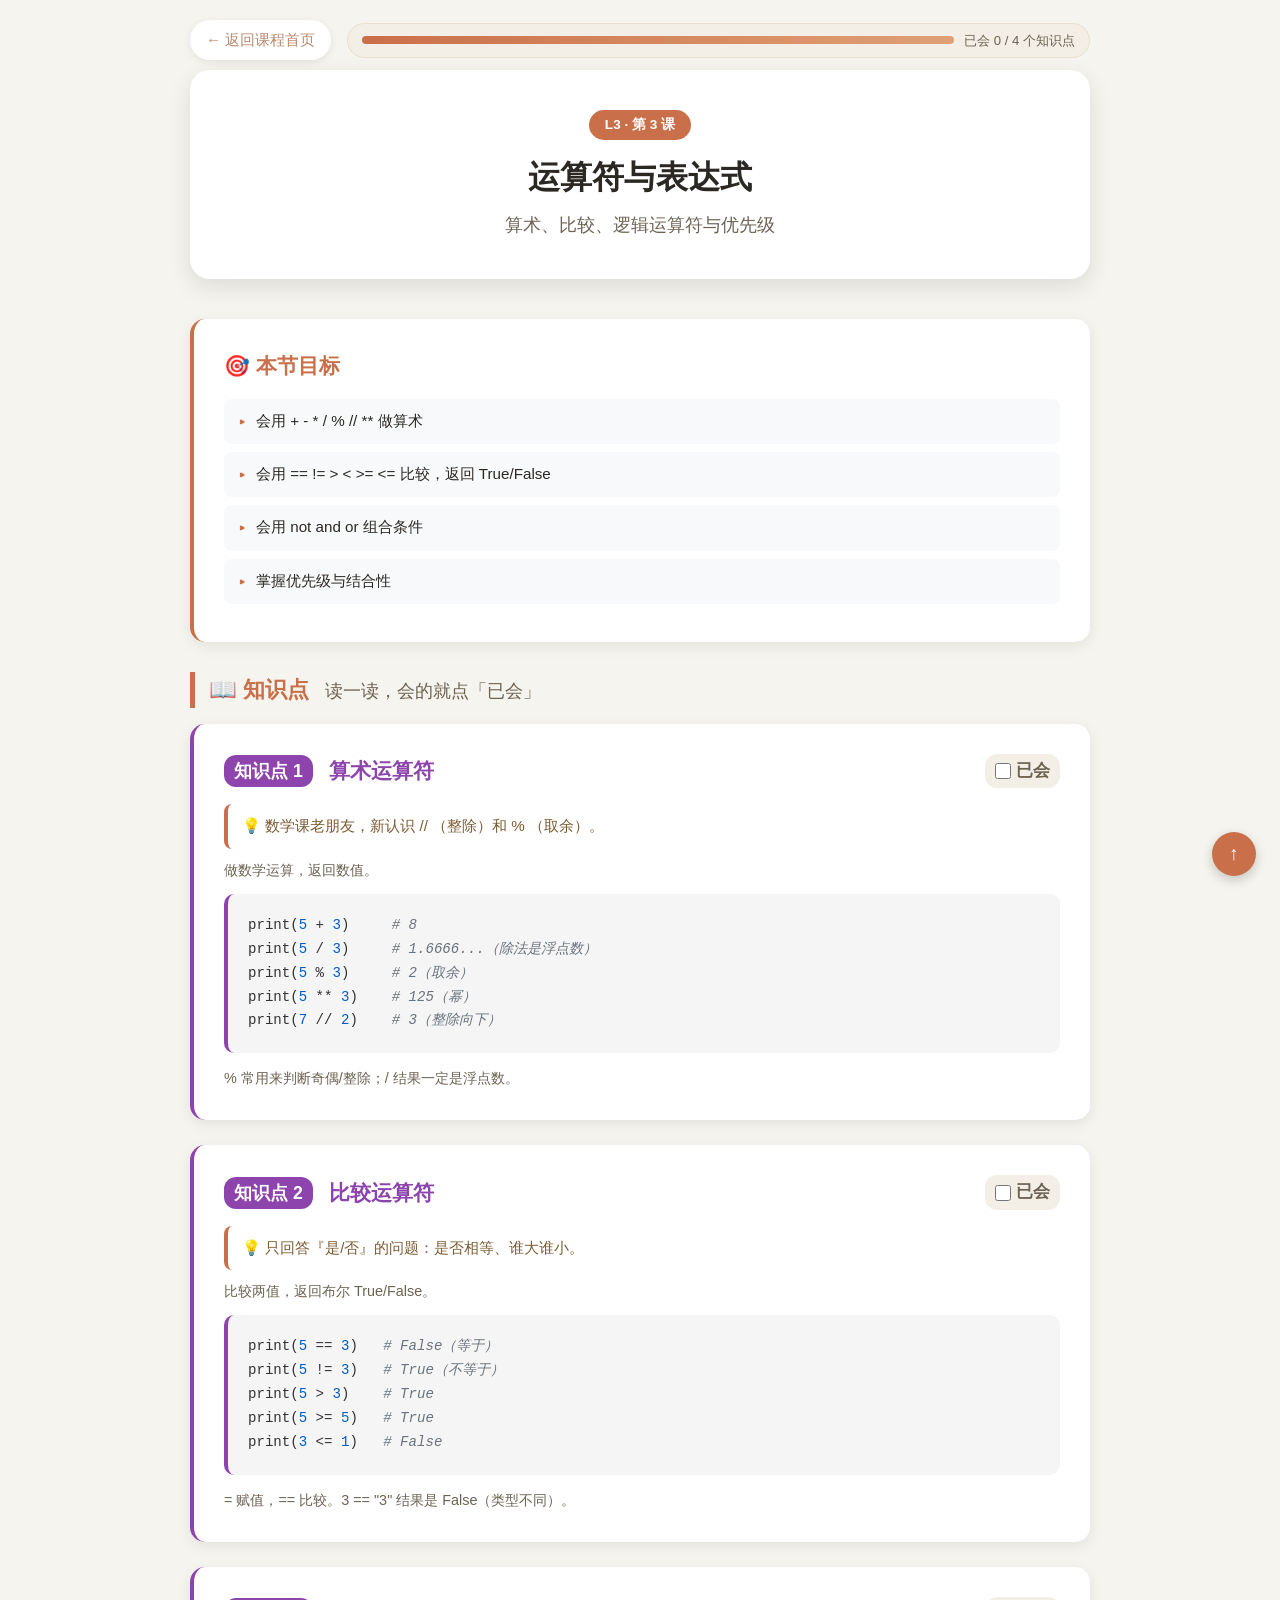
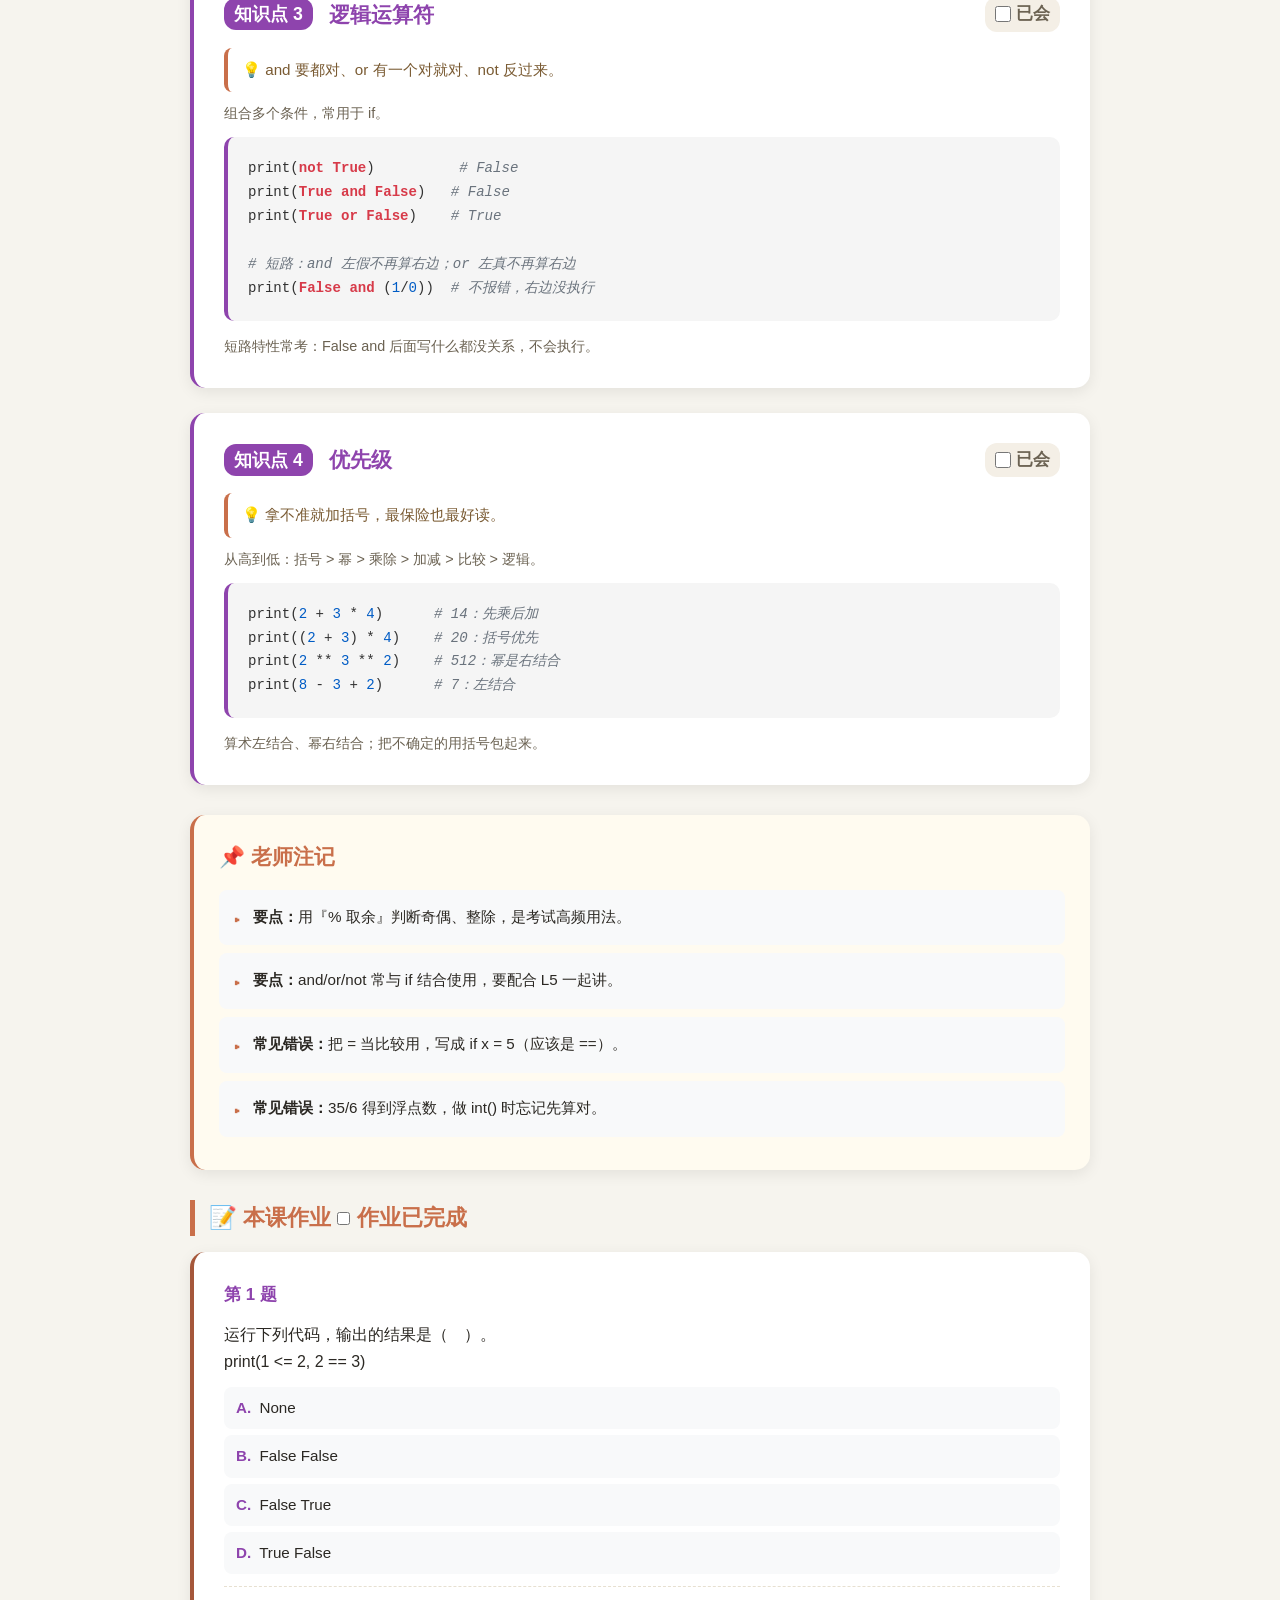
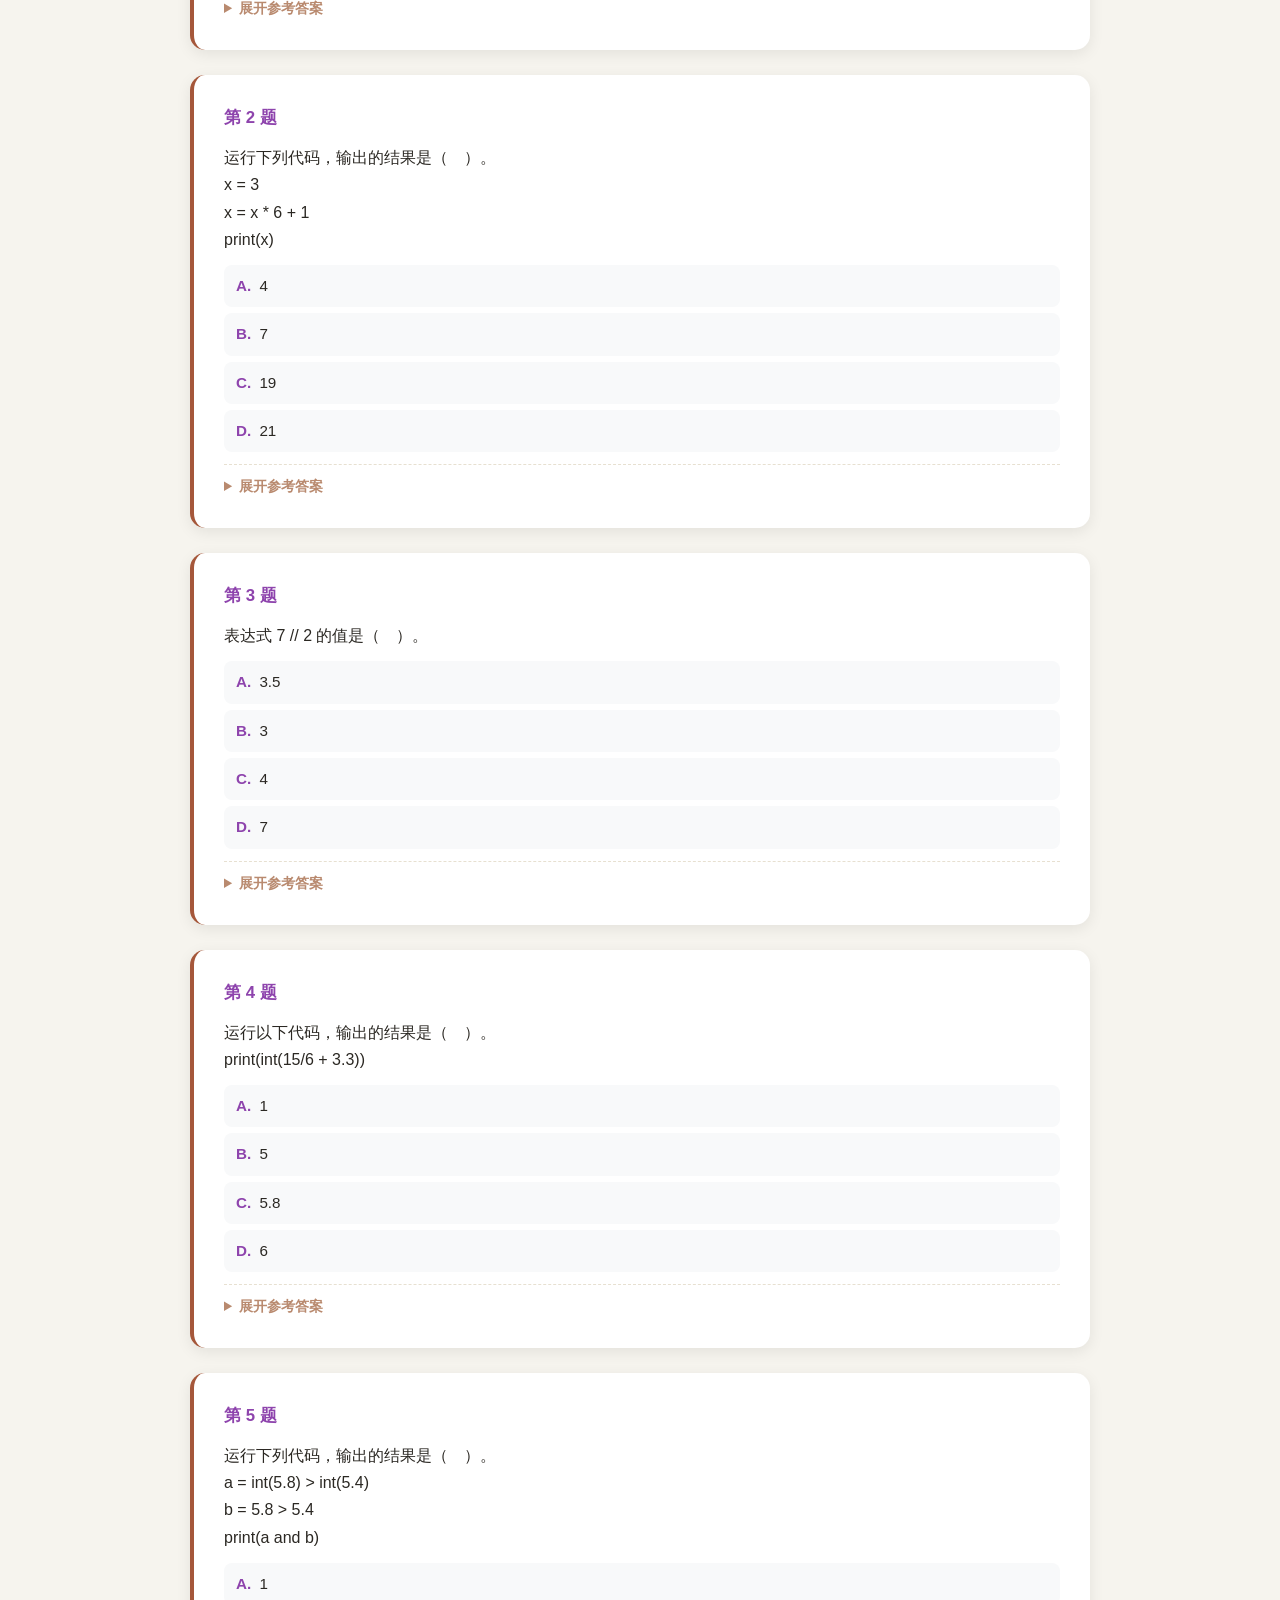
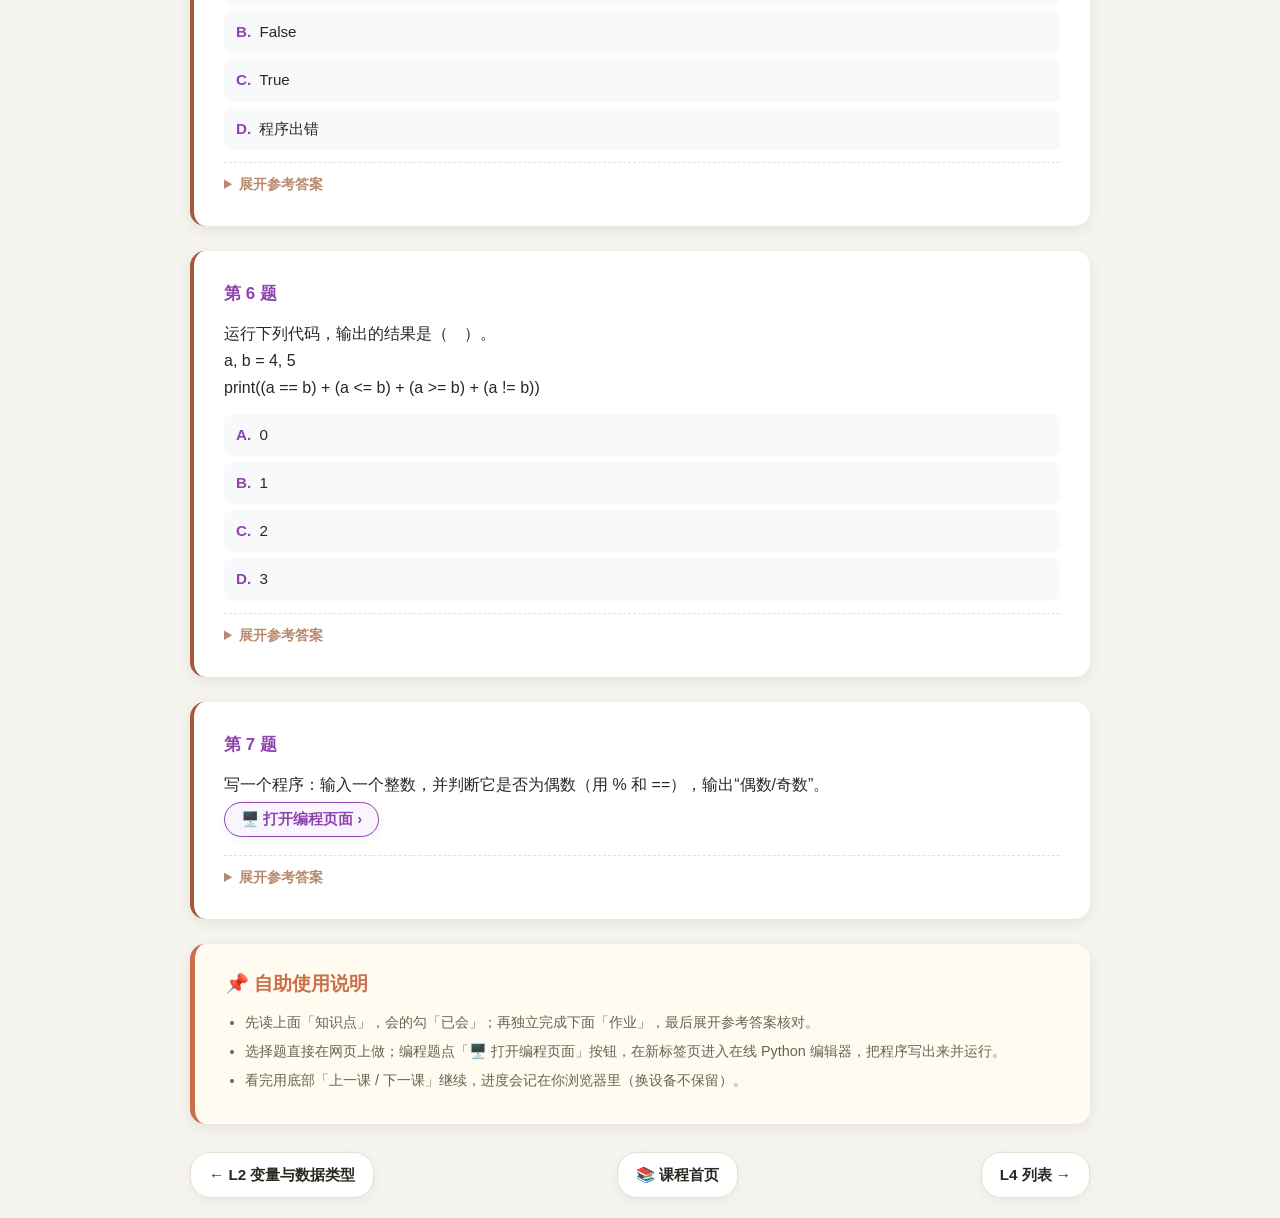
<file: lesson-3.html>
<!DOCTYPE html>
<html lang="zh-CN">
<head>
<meta charset="UTF-8">
<meta name="viewport" content="width=device-width, initial-scale=1.0">
<title>L3 运算符与表达式 · 知识点与作业</title>
<link rel="stylesheet" href="site.css">
<style>:root { --page-accent: #8e44ad; --page-soft: #f9f5ff; }</style>
</head>
<body>
<div class="container">
<div class="topbar">
<a href="index.html" class="back-nav">← 返回课程首页</a>
<div class="prog"><div class="prog-fill" id="progfill"></div><span id="progtext"></span></div>
</div>

<div class="page-header">
<div class="module-tag">L3 · 第 3 课</div>
<h1>运算符与表达式</h1>
<p>算术、比较、逻辑运算符与优先级</p>
</div>

<div class="content-card features-card">
<div class="section-title">🎯 本节目标</div>
<ul class="feature-list"><li>会用 + - * / % // ** 做算术</li>
<li>会用 == != &gt; &lt; &gt;= &lt;= 比较，返回 True/False</li>
<li>会用 not and or 组合条件</li>
<li>掌握优先级与结合性</li></ul>
</div>

<h2 class="sec-head">📖 知识点 <span class="sechint">读一读，会的就点「已会」</span></h2>
<div class="content-card step-card">
<div class="section-title"><span class="step-num">知识点 1</span>算术运算符<label class="done"><input type="checkbox" data-ls="nctl1_L3_k1"> 已会</label></div>
<div class="meta-tip">💡 数学课老朋友，新认识 // （整除）和 % （取余）。</div>
<p class="hint">做数学运算，返回数值。</p>
<div class="code-block"><pre>print(<span class="n">5</span> + <span class="n">3</span>)     <span class="c"># 8</span>
print(<span class="n">5</span> / <span class="n">3</span>)     <span class="c"># 1.6666...（除法是浮点数）</span>
print(<span class="n">5</span> % <span class="n">3</span>)     <span class="c"># 2（取余）</span>
print(<span class="n">5</span> ** <span class="n">3</span>)    <span class="c"># 125（幂）</span>
print(<span class="n">7</span> // <span class="n">2</span>)    <span class="c"># 3（整除向下）</span></pre></div>
<p class="note-text">% 常用来判断奇偶/整除；/ 结果一定是浮点数。</p>
</div>
<div class="content-card step-card">
<div class="section-title"><span class="step-num">知识点 2</span>比较运算符<label class="done"><input type="checkbox" data-ls="nctl1_L3_k2"> 已会</label></div>
<div class="meta-tip">💡 只回答『是/否』的问题：是否相等、谁大谁小。</div>
<p class="hint">比较两值，返回布尔 True/False。</p>
<div class="code-block"><pre>print(<span class="n">5</span> == <span class="n">3</span>)   <span class="c"># False（等于）</span>
print(<span class="n">5</span> != <span class="n">3</span>)   <span class="c"># True（不等于）</span>
print(<span class="n">5</span> &gt; <span class="n">3</span>)    <span class="c"># True</span>
print(<span class="n">5</span> &gt;= <span class="n">5</span>)   <span class="c"># True</span>
print(<span class="n">3</span> &lt;= <span class="n">1</span>)   <span class="c"># False</span></pre></div>
<p class="note-text">= 赋值，== 比较。3 == "3" 结果是 False（类型不同）。</p>
</div>
<div class="content-card step-card">
<div class="section-title"><span class="step-num">知识点 3</span>逻辑运算符<label class="done"><input type="checkbox" data-ls="nctl1_L3_k3"> 已会</label></div>
<div class="meta-tip">💡 and 要都对、or 有一个对就对、not 反过来。</div>
<p class="hint">组合多个条件，常用于 if。</p>
<div class="code-block"><pre>print(<span class="k">not</span> <span class="k">True</span>)          <span class="c"># False</span>
print(<span class="k">True</span> <span class="k">and</span> <span class="k">False</span>)   <span class="c"># False</span>
print(<span class="k">True</span> <span class="k">or</span> <span class="k">False</span>)    <span class="c"># True</span>

<span class="c"># 短路：and 左假不再算右边；or 左真不再算右边</span>
print(<span class="k">False</span> <span class="k">and</span> (<span class="n">1</span>/<span class="n">0</span>))  <span class="c"># 不报错，右边没执行</span></pre></div>
<p class="note-text">短路特性常考：False and 后面写什么都没关系，不会执行。</p>
</div>
<div class="content-card step-card">
<div class="section-title"><span class="step-num">知识点 4</span>优先级<label class="done"><input type="checkbox" data-ls="nctl1_L3_k4"> 已会</label></div>
<div class="meta-tip">💡 拿不准就加括号，最保险也最好读。</div>
<p class="hint">从高到低：括号 &gt; 幂 &gt; 乘除 &gt; 加减 &gt; 比较 &gt; 逻辑。</p>
<div class="code-block"><pre>print(<span class="n">2</span> + <span class="n">3</span> * <span class="n">4</span>)      <span class="c"># 14：先乘后加</span>
print((<span class="n">2</span> + <span class="n">3</span>) * <span class="n">4</span>)    <span class="c"># 20：括号优先</span>
print(<span class="n">2</span> ** <span class="n">3</span> ** <span class="n">2</span>)    <span class="c"># 512：幂是右结合</span>
print(<span class="n">8</span> - <span class="n">3</span> + <span class="n">2</span>)      <span class="c"># 7：左结合</span></pre></div>
<p class="note-text">算术左结合、幂右结合；把不确定的用括号包起来。</p>
</div>
<div class="teacher-note"><div class="section-title">📌 老师注记</div><ul class="feature-list"><li><strong>要点：</strong>用『% 取余』判断奇偶、整除，是考试高频用法。</li>
<li><strong>要点：</strong>and/or/not 常与 if 结合使用，要配合 L5 一起讲。</li>
<li><strong>常见错误：</strong>把 = 当比较用，写成 if x = 5（应该是 ==）。</li>
<li><strong>常见错误：</strong>35/6 得到浮点数，做 int() 时忘记先算对。</li>
</ul></div>

<h2 class="sec-head">📝 本课作业 <label class="done"><input type="checkbox" data-ls="nctl1_L3_hw"> 作业已完成</label></h2>
<div class="content-card hw-card"><div class="section-title">第 1 题</div><p class="q-text">运行下列代码，输出的结果是（　）。
print(1 &lt;= 2, 2 == 3)</p><ul class="options"><li><span class="opt">A.</span>  None</li>
<li><span class="opt">B.</span>  False False</li>
<li><span class="opt">C.</span>  False True</li>
<li><span class="opt">D.</span>  True False</li></ul><details class="answer-details"><summary>展开参考答案</summary><div class="answer"><strong>答案：</strong>D</div><div class="explain">1&lt;=2 为 True，2==3 为 False。</div></details></div>
<div class="content-card hw-card"><div class="section-title">第 2 题</div><p class="q-text">运行下列代码，输出的结果是（　）。
x = 3
x = x * 6 + 1
print(x)</p><ul class="options"><li><span class="opt">A.</span>  4</li>
<li><span class="opt">B.</span>  7</li>
<li><span class="opt">C.</span>  19</li>
<li><span class="opt">D.</span>  21</li></ul><details class="answer-details"><summary>展开参考答案</summary><div class="answer"><strong>答案：</strong>C</div><div class="explain">3*6+1=19。</div></details></div>
<div class="content-card hw-card"><div class="section-title">第 3 题</div><p class="q-text">表达式 7 // 2 的值是（　）。</p><ul class="options"><li><span class="opt">A.</span>  3.5</li>
<li><span class="opt">B.</span>  3</li>
<li><span class="opt">C.</span>  4</li>
<li><span class="opt">D.</span>  7</li></ul><details class="answer-details"><summary>展开参考答案</summary><div class="answer"><strong>答案：</strong>B</div><div class="explain">// 是整除（向下取整），7//2=3。</div></details></div>
<div class="content-card hw-card"><div class="section-title">第 4 题</div><p class="q-text">运行以下代码，输出的结果是（　）。
print(int(15/6 + 3.3))</p><ul class="options"><li><span class="opt">A.</span>  1</li>
<li><span class="opt">B.</span>  5</li>
<li><span class="opt">C.</span>  5.8</li>
<li><span class="opt">D.</span>  6</li></ul><details class="answer-details"><summary>展开参考答案</summary><div class="answer"><strong>答案：</strong>B</div><div class="explain">15/6=2.5，2.5+3.3=5.8，int(5.8)=5。</div></details></div>
<div class="content-card hw-card"><div class="section-title">第 5 题</div><p class="q-text">运行下列代码，输出的结果是（　）。
a = int(5.8) &gt; int(5.4)
b = 5.8 &gt; 5.4
print(a and b)</p><ul class="options"><li><span class="opt">A.</span>  1</li>
<li><span class="opt">B.</span>  False</li>
<li><span class="opt">C.</span>  True</li>
<li><span class="opt">D.</span>  程序出错</li></ul><details class="answer-details"><summary>展开参考答案</summary><div class="answer"><strong>答案：</strong>B</div><div class="explain">int(5.8)=5,int(5.4)=5，5&gt;5 为 False；b 为 True；False and True=False。</div></details></div>
<div class="content-card hw-card"><div class="section-title">第 6 题</div><p class="q-text">运行下列代码，输出的结果是（　）。
a, b = 4, 5
print((a == b) + (a &lt;= b) + (a &gt;= b) + (a != b))</p><ul class="options"><li><span class="opt">A.</span>  0</li>
<li><span class="opt">B.</span>  1</li>
<li><span class="opt">C.</span>  2</li>
<li><span class="opt">D.</span>  3</li></ul><details class="answer-details"><summary>展开参考答案</summary><div class="answer"><strong>答案：</strong>C</div><div class="explain">False+False+True+True = 0+0+1+1 = 2。</div></details></div>
<div class="content-card hw-card"><div class="section-title">第 7 题</div><p class="q-text">写一个程序：输入一个整数，并判断它是否为偶数（用 % 和 ==），输出“偶数/奇数”。</p><a class="code-btn" href="https://turtle.codemao.cn/editor/python_web/" target="_blank" rel="noopener" title="点击在新标签页打开在线 Python 编辑并编写程序">🖥️ 打开编程页面 ›</a><details class="answer-details"><summary>展开参考答案</summary><div class="answer"><strong>答案：</strong>n = int(input())
if n % 2 == 0:
    print("偶数")
else:
    print("奇数")</div><div class="explain">n % 2 == 0 表明能被 2 整除。</div></details></div>

<div class="note-card">
<h2>📌 自助使用说明</h2>
<ul>
<li>先读上面「知识点」，会的勾「已会」；再独立完成下面「作业」，最后展开参考答案核对。</li>
<li>选择题直接在网页上做；编程题点「🖥️ 打开编程页面」按钮，在新标签页进入在线 Python 编辑器，把程序写出来并运行。</li>
<li>看完用底部「上一课 / 下一课」继续，进度会记在你浏览器里（换设备不保留）。</li>
</ul>
</div>

<div class="lesson-nav">
<a href="lesson-2.html" class="lnav">← L2 变量与数据类型</a>
<a href="index.html" class="lnav mid">📚 课程首页</a>
<a href="lesson-4.html" class="lnav">L4 列表 →</a>
</div>
</div>
<button class="back-to-top" onclick="window.scrollTo({top: 0, behavior: 'smooth'})">↑</button>
<script>
(function(){
  function g(k){try{return localStorage.getItem(k)}catch(e){return null}}
  function s(k,v){try{localStorage.setItem(k,v)}catch(e){}}
  var key=function(c){return c.getAttribute('data-ls')||c.getAttribute('data-prog')};
  // 知识点/作业 已会打勾
  var cbs=[].slice.call(document.querySelectorAll('input[type=checkbox][data-ls]'));
  var kh=cbs.filter(function(c){return (c.getAttribute('data-ls')||'').indexOf('_k')>=0});
  cbs.forEach(function(c){
    var k=c.getAttribute('data-ls');
    if(g(k)==='1') c.checked=true;
    c.addEventListener('change',function(){ s(k, c.checked?'1':'0'); update(); });
  });
  function update(){
    var total=kh.length, done=kh.filter(function(c){return c.checked}).length;
    var fill=document.getElementById('progfill'), txt=document.getElementById('progtext');
    if(fill) fill.style.width=(total?(done/total*100):0)+'%';
    if(txt) txt.textContent='已会 '+done+' / '+total+' 个知识点';
  }
  update();
  // 首页：各课进度徽标
  document.querySelectorAll('[data-prog]').forEach(function(el){
    var key=el.getAttribute('data-prog'); var n=parseInt(el.getAttribute('data-total')||'0'); var d=0;
    for(var i=1;i<=n;i++){ if(g(key+'_k'+i)==='1') d++; }
    if(d>0){ el.textContent='已会 '+d+'/'+n; el.classList.add('on'); }
  });
})();
</script>
</body>
</html>
</file>
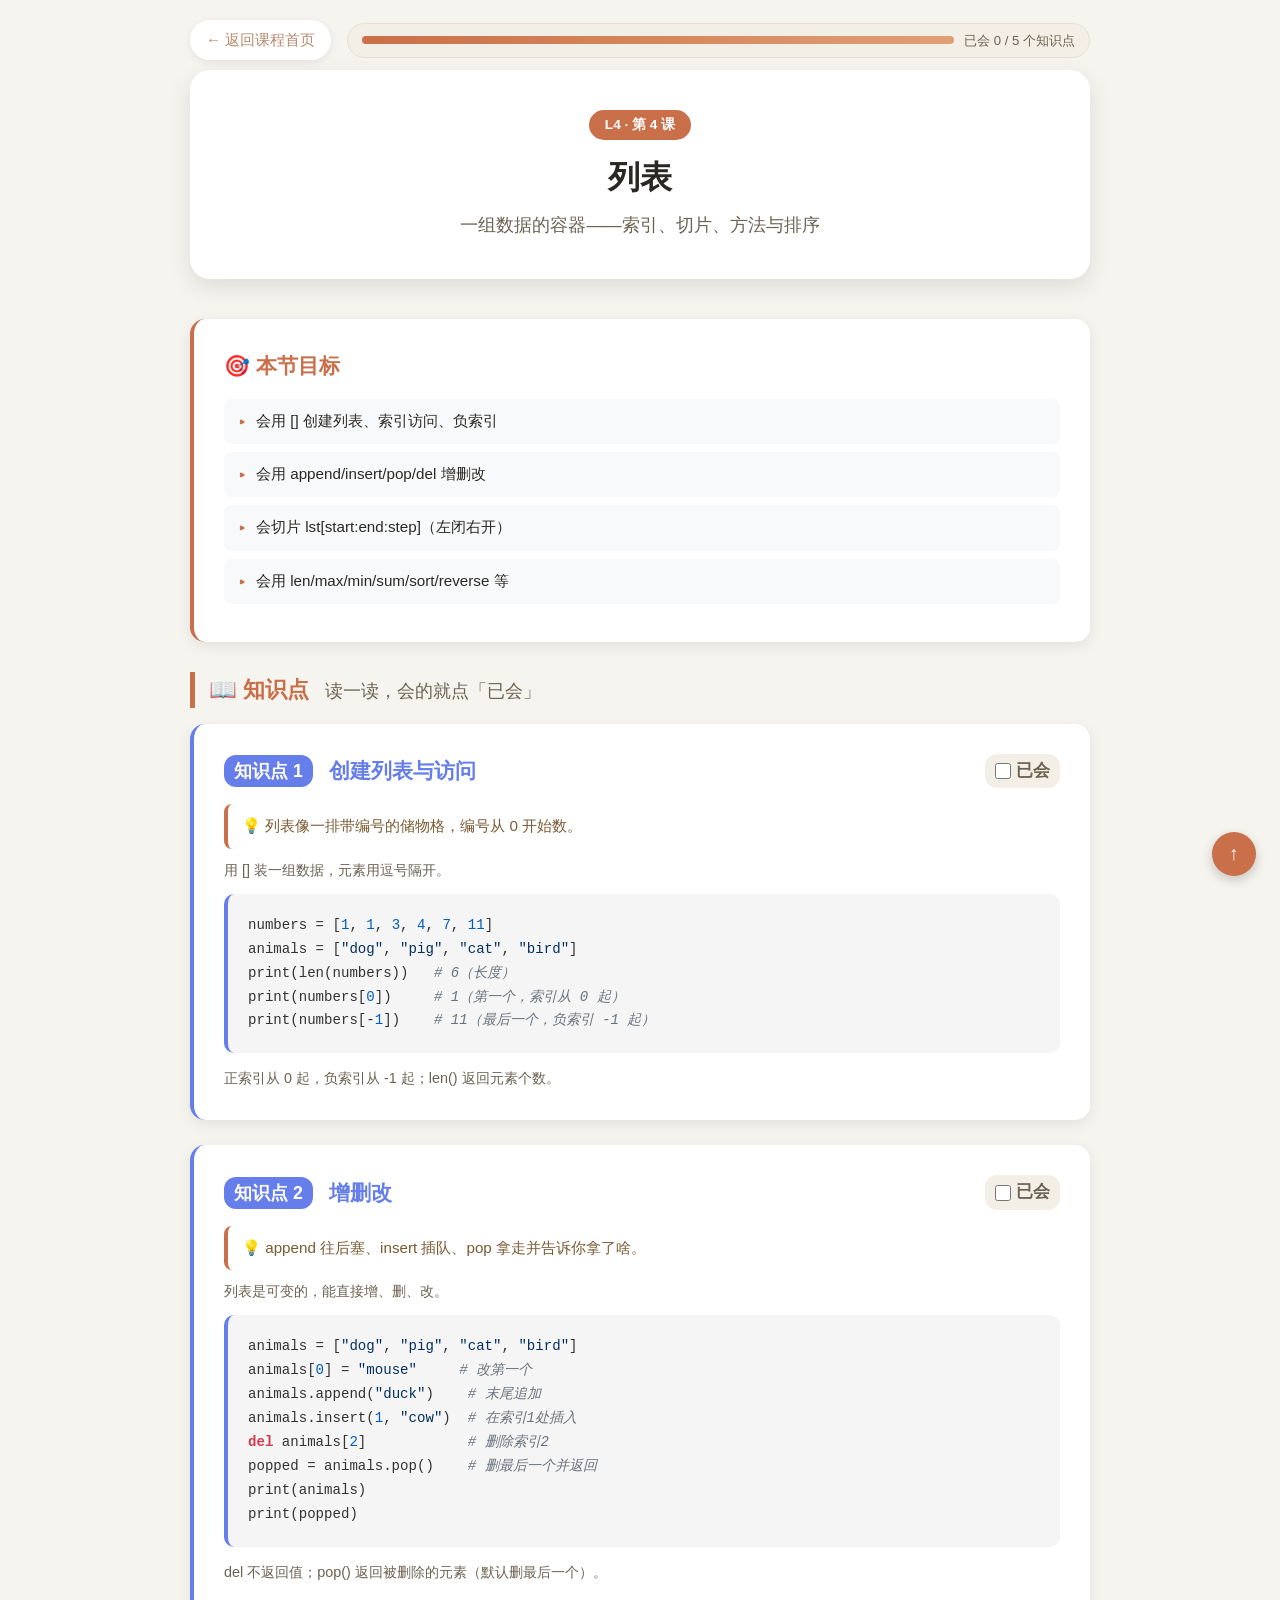
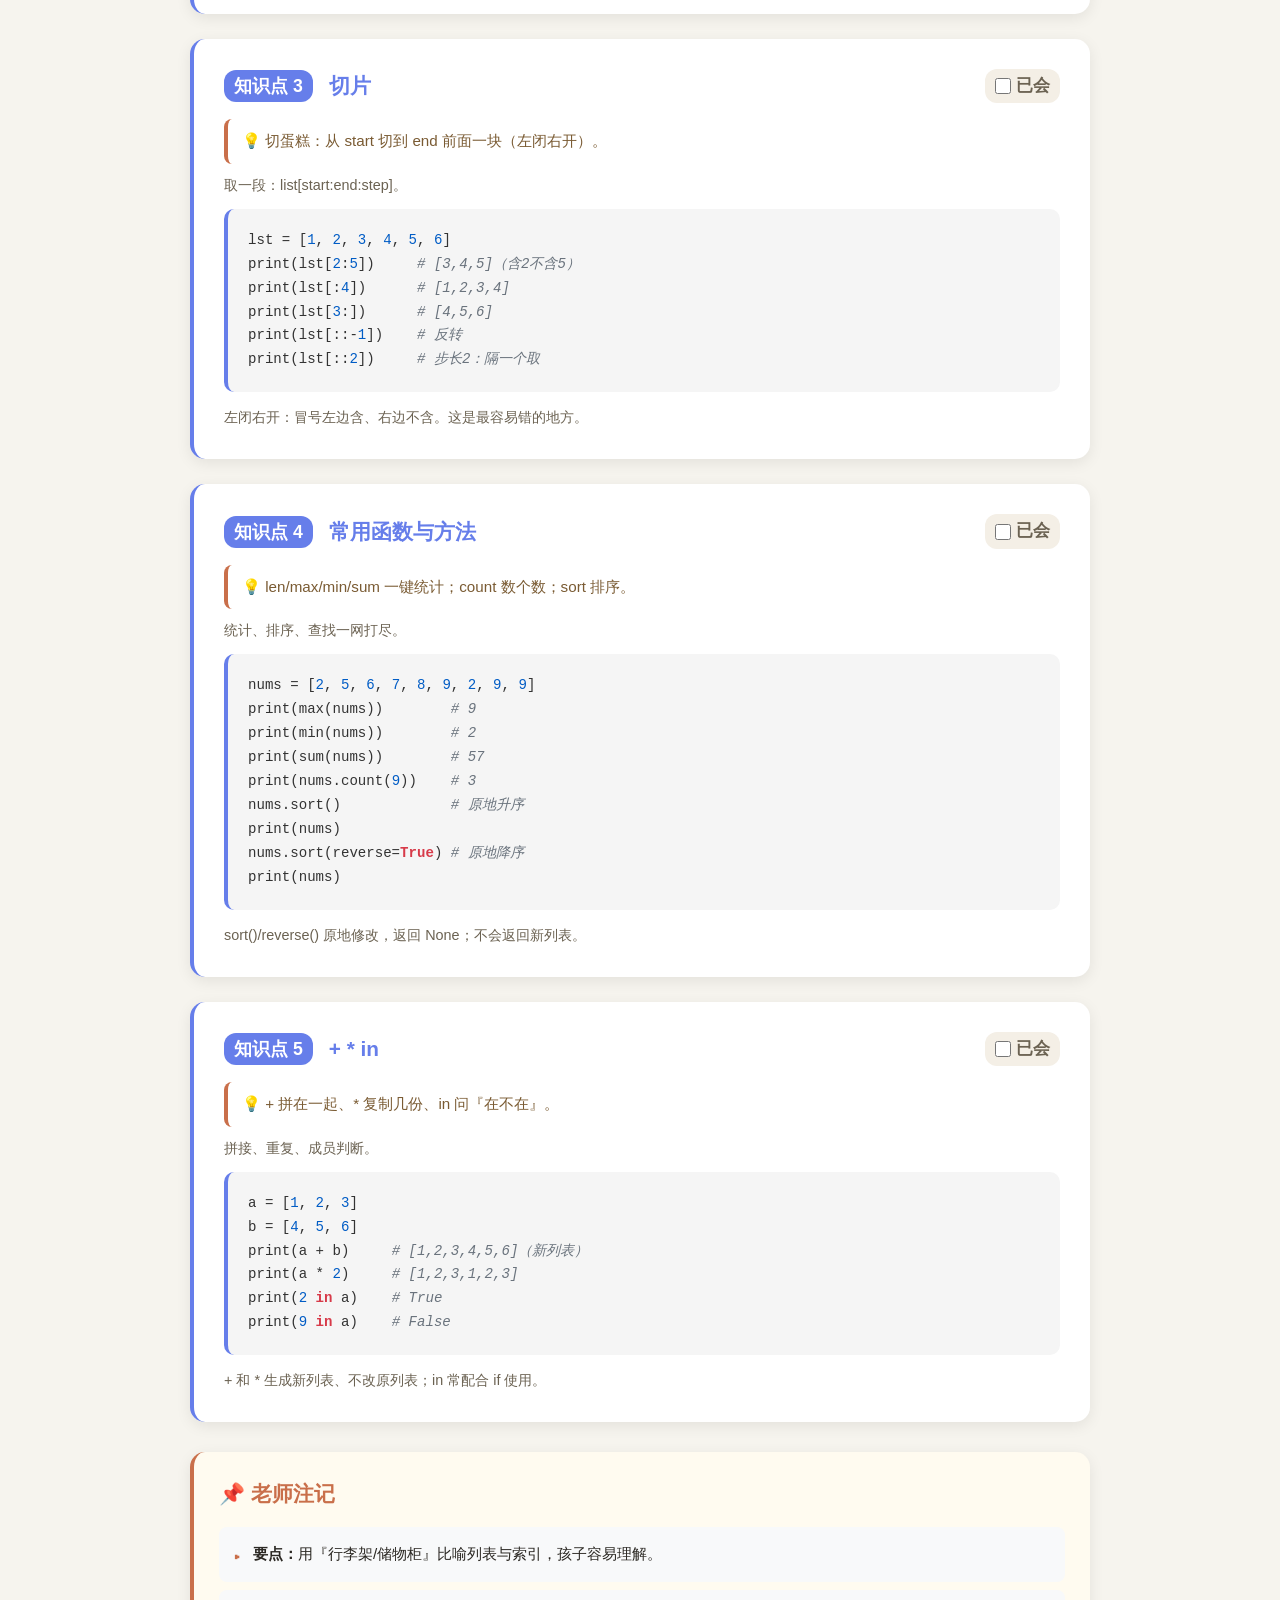
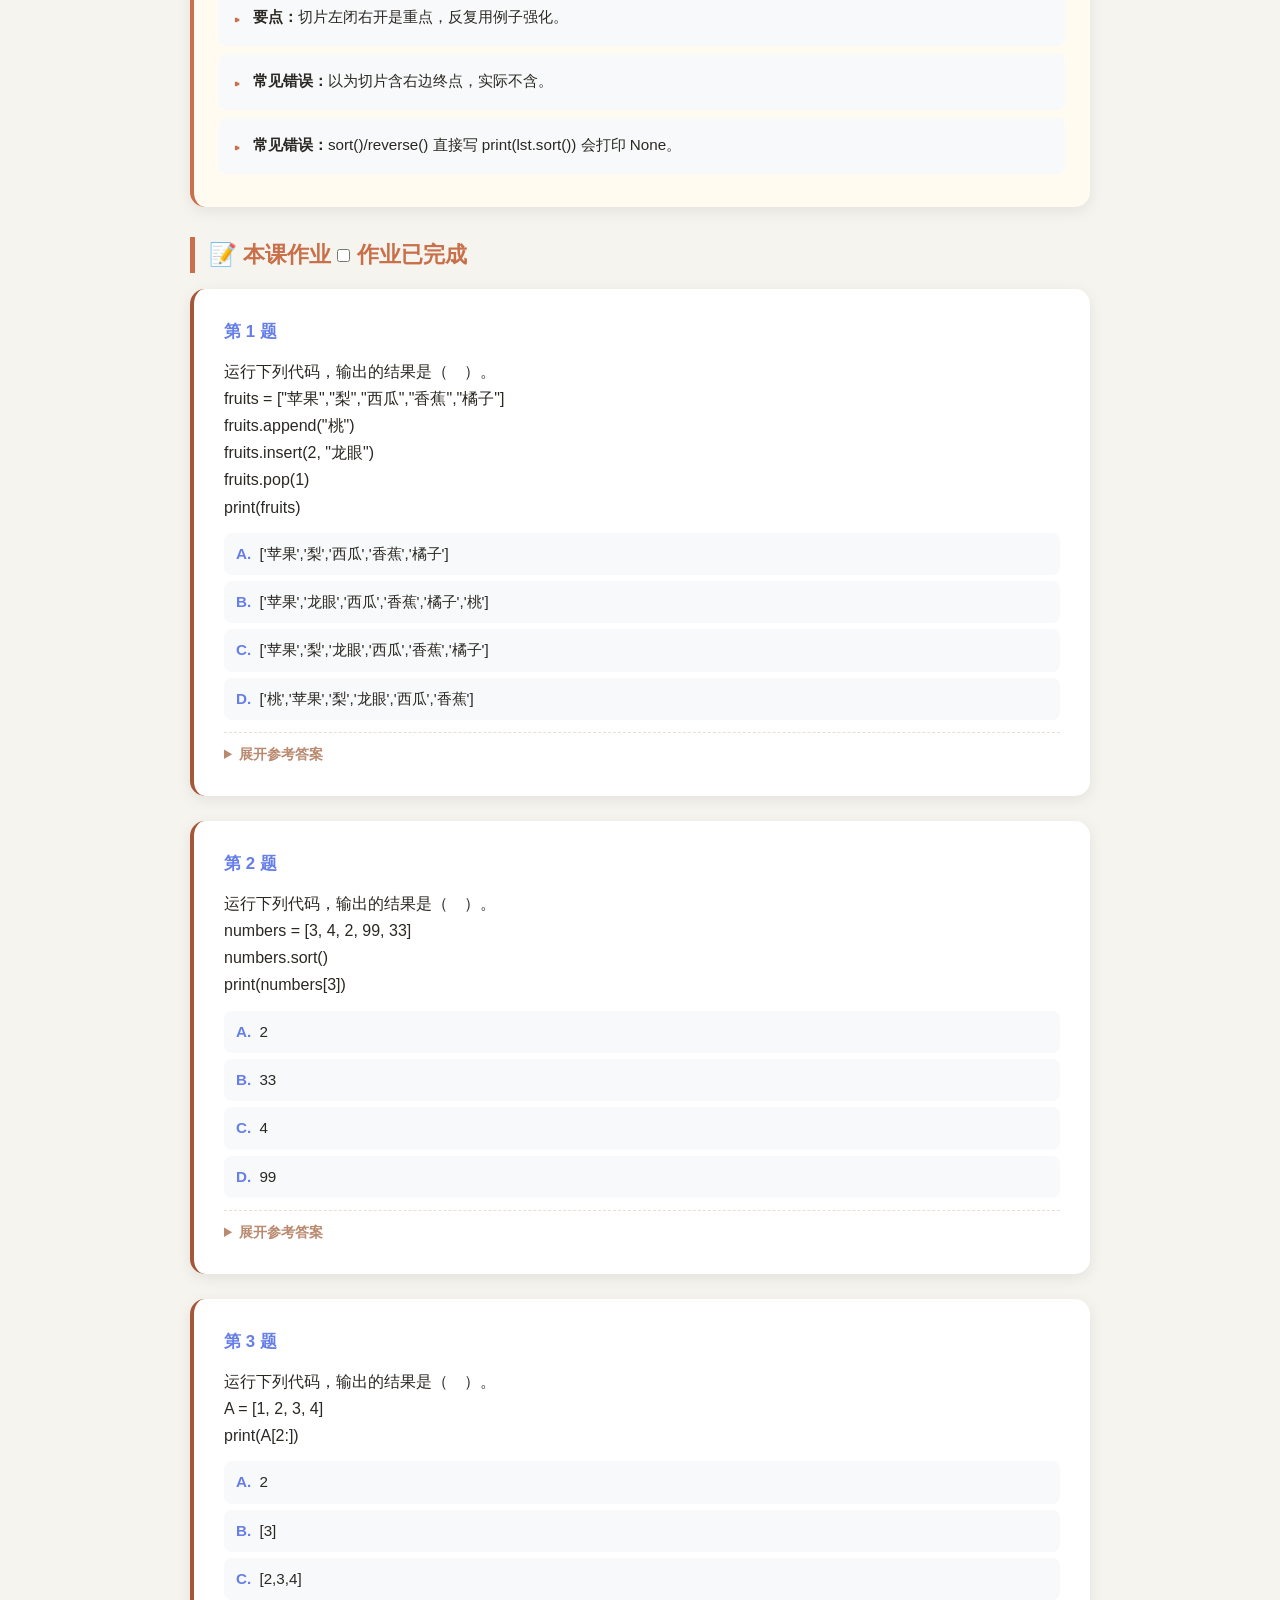
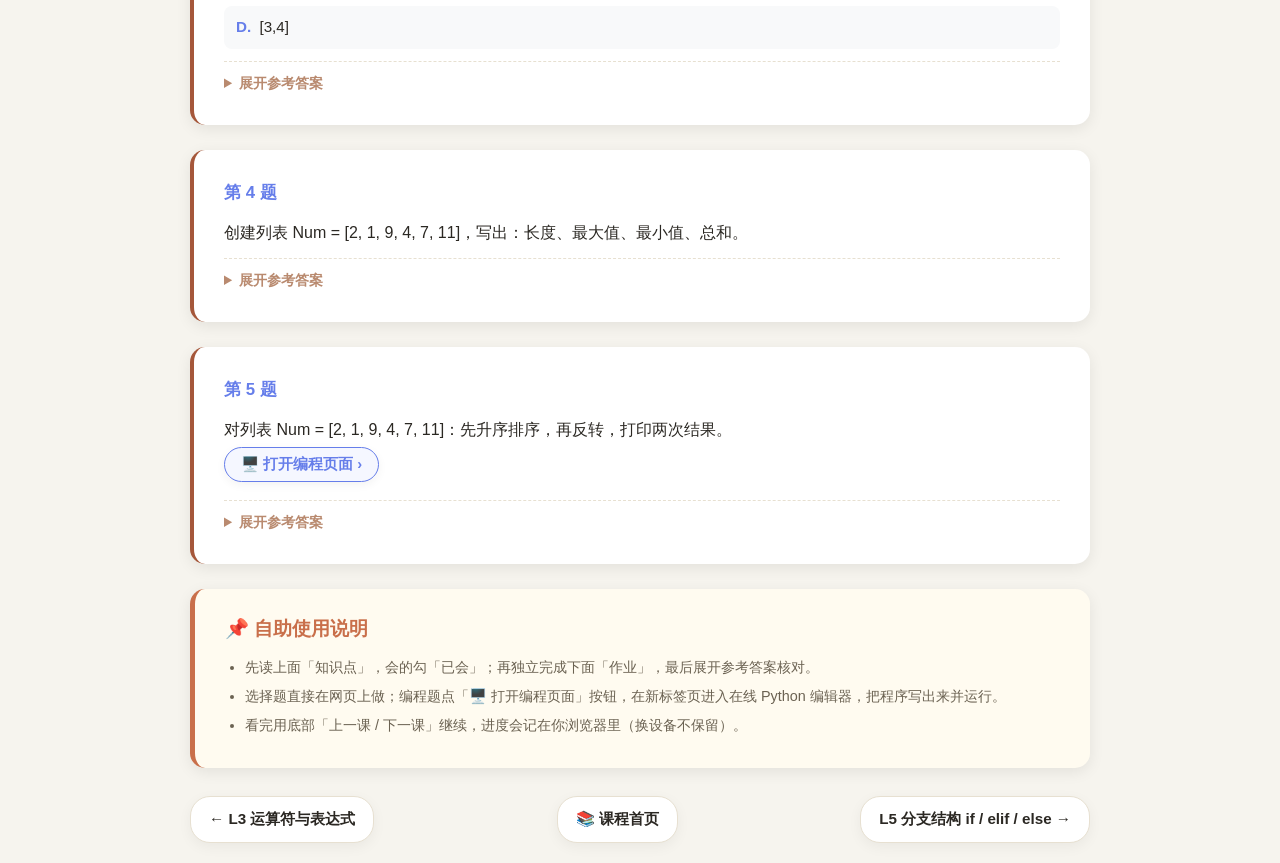
<file: lesson-4.html>
<!DOCTYPE html>
<html lang="zh-CN">
<head>
<meta charset="UTF-8">
<meta name="viewport" content="width=device-width, initial-scale=1.0">
<title>L4 列表 · 知识点与作业</title>
<link rel="stylesheet" href="site.css">
<style>:root { --page-accent: #667eea; --page-soft: #f5f7ff; }</style>
</head>
<body>
<div class="container">
<div class="topbar">
<a href="index.html" class="back-nav">← 返回课程首页</a>
<div class="prog"><div class="prog-fill" id="progfill"></div><span id="progtext"></span></div>
</div>

<div class="page-header">
<div class="module-tag">L4 · 第 4 课</div>
<h1>列表</h1>
<p>一组数据的容器——索引、切片、方法与排序</p>
</div>

<div class="content-card features-card">
<div class="section-title">🎯 本节目标</div>
<ul class="feature-list"><li>会用 [] 创建列表、索引访问、负索引</li>
<li>会用 append/insert/pop/del 增删改</li>
<li>会切片 lst[start:end:step]（左闭右开）</li>
<li>会用 len/max/min/sum/sort/reverse 等</li></ul>
</div>

<h2 class="sec-head">📖 知识点 <span class="sechint">读一读，会的就点「已会」</span></h2>
<div class="content-card step-card">
<div class="section-title"><span class="step-num">知识点 1</span>创建列表与访问<label class="done"><input type="checkbox" data-ls="nctl1_L4_k1"> 已会</label></div>
<div class="meta-tip">💡 列表像一排带编号的储物格，编号从 0 开始数。</div>
<p class="hint">用 [] 装一组数据，元素用逗号隔开。</p>
<div class="code-block"><pre>numbers = [<span class="n">1</span>, <span class="n">1</span>, <span class="n">3</span>, <span class="n">4</span>, <span class="n">7</span>, <span class="n">11</span>]
animals = [<span class="s">"dog"</span>, <span class="s">"pig"</span>, <span class="s">"cat"</span>, <span class="s">"bird"</span>]
print(len(numbers))   <span class="c"># 6（长度）</span>
print(numbers[<span class="n">0</span>])     <span class="c"># 1（第一个，索引从 0 起）</span>
print(numbers[-<span class="n">1</span>])    <span class="c"># 11（最后一个，负索引 -1 起）</span></pre></div>
<p class="note-text">正索引从 0 起，负索引从 -1 起；len() 返回元素个数。</p>
</div>
<div class="content-card step-card">
<div class="section-title"><span class="step-num">知识点 2</span>增删改<label class="done"><input type="checkbox" data-ls="nctl1_L4_k2"> 已会</label></div>
<div class="meta-tip">💡 append 往后塞、insert 插队、pop 拿走并告诉你拿了啥。</div>
<p class="hint">列表是可变的，能直接增、删、改。</p>
<div class="code-block"><pre>animals = [<span class="s">"dog"</span>, <span class="s">"pig"</span>, <span class="s">"cat"</span>, <span class="s">"bird"</span>]
animals[<span class="n">0</span>] = <span class="s">"mouse"</span>     <span class="c"># 改第一个</span>
animals.append(<span class="s">"duck"</span>)    <span class="c"># 末尾追加</span>
animals.insert(<span class="n">1</span>, <span class="s">"cow"</span>)  <span class="c"># 在索引1处插入</span>
<span class="k">del</span> animals[<span class="n">2</span>]            <span class="c"># 删除索引2</span>
popped = animals.pop()    <span class="c"># 删最后一个并返回</span>
print(animals)
print(popped)</pre></div>
<p class="note-text">del 不返回值；pop() 返回被删除的元素（默认删最后一个）。</p>
</div>
<div class="content-card step-card">
<div class="section-title"><span class="step-num">知识点 3</span>切片<label class="done"><input type="checkbox" data-ls="nctl1_L4_k3"> 已会</label></div>
<div class="meta-tip">💡 切蛋糕：从 start 切到 end 前面一块（左闭右开）。</div>
<p class="hint">取一段：list[start:end:step]。</p>
<div class="code-block"><pre>lst = [<span class="n">1</span>, <span class="n">2</span>, <span class="n">3</span>, <span class="n">4</span>, <span class="n">5</span>, <span class="n">6</span>]
print(lst[<span class="n">2</span>:<span class="n">5</span>])     <span class="c"># [3,4,5]（含2不含5）</span>
print(lst[:<span class="n">4</span>])      <span class="c"># [1,2,3,4]</span>
print(lst[<span class="n">3</span>:])      <span class="c"># [4,5,6]</span>
print(lst[::-<span class="n">1</span>])    <span class="c"># 反转</span>
print(lst[::<span class="n">2</span>])     <span class="c"># 步长2：隔一个取</span></pre></div>
<p class="note-text">左闭右开：冒号左边含、右边不含。这是最容易错的地方。</p>
</div>
<div class="content-card step-card">
<div class="section-title"><span class="step-num">知识点 4</span>常用函数与方法<label class="done"><input type="checkbox" data-ls="nctl1_L4_k4"> 已会</label></div>
<div class="meta-tip">💡 len/max/min/sum 一键统计；count 数个数；sort 排序。</div>
<p class="hint">统计、排序、查找一网打尽。</p>
<div class="code-block"><pre>nums = [<span class="n">2</span>, <span class="n">5</span>, <span class="n">6</span>, <span class="n">7</span>, <span class="n">8</span>, <span class="n">9</span>, <span class="n">2</span>, <span class="n">9</span>, <span class="n">9</span>]
print(max(nums))        <span class="c"># 9</span>
print(min(nums))        <span class="c"># 2</span>
print(sum(nums))        <span class="c"># 57</span>
print(nums.count(<span class="n">9</span>))    <span class="c"># 3</span>
nums.sort()             <span class="c"># 原地升序</span>
print(nums)
nums.sort(reverse=<span class="k">True</span>) <span class="c"># 原地降序</span>
print(nums)</pre></div>
<p class="note-text">sort()/reverse() 原地修改，返回 None；不会返回新列表。</p>
</div>
<div class="content-card step-card">
<div class="section-title"><span class="step-num">知识点 5</span>+ * in<label class="done"><input type="checkbox" data-ls="nctl1_L4_k5"> 已会</label></div>
<div class="meta-tip">💡 + 拼在一起、* 复制几份、in 问『在不在』。</div>
<p class="hint">拼接、重复、成员判断。</p>
<div class="code-block"><pre>a = [<span class="n">1</span>, <span class="n">2</span>, <span class="n">3</span>]
b = [<span class="n">4</span>, <span class="n">5</span>, <span class="n">6</span>]
print(a + b)     <span class="c"># [1,2,3,4,5,6]（新列表）</span>
print(a * <span class="n">2</span>)     <span class="c"># [1,2,3,1,2,3]</span>
print(<span class="n">2</span> <span class="k">in</span> a)    <span class="c"># True</span>
print(<span class="n">9</span> <span class="k">in</span> a)    <span class="c"># False</span></pre></div>
<p class="note-text">+ 和 * 生成新列表、不改原列表；in 常配合 if 使用。</p>
</div>
<div class="teacher-note"><div class="section-title">📌 老师注记</div><ul class="feature-list"><li><strong>要点：</strong>用『行李架/储物柜』比喻列表与索引，孩子容易理解。</li>
<li><strong>要点：</strong>切片左闭右开是重点，反复用例子强化。</li>
<li><strong>常见错误：</strong>以为切片含右边终点，实际不含。</li>
<li><strong>常见错误：</strong>sort()/reverse() 直接写 print(lst.sort()) 会打印 None。</li>
</ul></div>

<h2 class="sec-head">📝 本课作业 <label class="done"><input type="checkbox" data-ls="nctl1_L4_hw"> 作业已完成</label></h2>
<div class="content-card hw-card"><div class="section-title">第 1 题</div><p class="q-text">运行下列代码，输出的结果是（　）。
fruits = ["苹果","梨","西瓜","香蕉","橘子"]
fruits.append("桃")
fruits.insert(2, "龙眼")
fruits.pop(1)
print(fruits)</p><ul class="options"><li><span class="opt">A.</span>  ['苹果','梨','西瓜','香蕉','橘子']</li>
<li><span class="opt">B.</span>  ['苹果','龙眼','西瓜','香蕉','橘子','桃']</li>
<li><span class="opt">C.</span>  ['苹果','梨','龙眼','西瓜','香蕉','橘子']</li>
<li><span class="opt">D.</span>  ['桃','苹果','梨','龙眼','西瓜','香蕉']</li></ul><details class="answer-details"><summary>展开参考答案</summary><div class="answer"><strong>答案：</strong>B</div><div class="explain">append 加 '桃'，insert(2,'龙眼')，pop(1) 删掉索引 1 的 '梨'。</div></details></div>
<div class="content-card hw-card"><div class="section-title">第 2 题</div><p class="q-text">运行下列代码，输出的结果是（　）。
numbers = [3, 4, 2, 99, 33]
numbers.sort()
print(numbers[3])</p><ul class="options"><li><span class="opt">A.</span>  2</li>
<li><span class="opt">B.</span>  33</li>
<li><span class="opt">C.</span>  4</li>
<li><span class="opt">D.</span>  99</li></ul><details class="answer-details"><summary>展开参考答案</summary><div class="answer"><strong>答案：</strong>B</div><div class="explain">sort 后为 [2,3,4,33,99]，索引 3 是 33。</div></details></div>
<div class="content-card hw-card"><div class="section-title">第 3 题</div><p class="q-text">运行下列代码，输出的结果是（　）。
A = [1, 2, 3, 4]
print(A[2:])</p><ul class="options"><li><span class="opt">A.</span>  2</li>
<li><span class="opt">B.</span>  [3]</li>
<li><span class="opt">C.</span>  [2,3,4]</li>
<li><span class="opt">D.</span>  [3,4]</li></ul><details class="answer-details"><summary>展开参考答案</summary><div class="answer"><strong>答案：</strong>D</div><div class="explain">A[2:] 从索引 2 取到结尾，即 [3,4]。</div></details></div>
<div class="content-card hw-card"><div class="section-title">第 4 题</div><p class="q-text">创建列表 Num = [2, 1, 9, 4, 7, 11]，写出：长度、最大值、最小值、总和。</p><details class="answer-details"><summary>展开参考答案</summary><div class="answer"><strong>答案：</strong>len=6；max=11；min=1；sum=34</div><div class="explain">用 len()/max()/min()/sum()。</div></details></div>
<div class="content-card hw-card"><div class="section-title">第 5 题</div><p class="q-text">对列表 Num = [2, 1, 9, 4, 7, 11]：先升序排序，再反转，打印两次结果。</p><a class="code-btn" href="https://turtle.codemao.cn/editor/python_web/" target="_blank" rel="noopener" title="点击在新标签页打开在线 Python 编辑并编写程序">🖥️ 打开编程页面 ›</a><details class="answer-details"><summary>展开参考答案</summary><div class="answer"><strong>答案：</strong>Num = [2, 1, 9, 4, 7, 11]
Num.sort()
print(Num)   # [1, 2, 4, 7, 9, 11]
Num.reverse()
print(Num)   # [11, 9, 7, 4, 2, 1]</div><div class="explain">sort() 升序，reverse() 反转，都是原地修改。</div></details></div>

<div class="note-card">
<h2>📌 自助使用说明</h2>
<ul>
<li>先读上面「知识点」，会的勾「已会」；再独立完成下面「作业」，最后展开参考答案核对。</li>
<li>选择题直接在网页上做；编程题点「🖥️ 打开编程页面」按钮，在新标签页进入在线 Python 编辑器，把程序写出来并运行。</li>
<li>看完用底部「上一课 / 下一课」继续，进度会记在你浏览器里（换设备不保留）。</li>
</ul>
</div>

<div class="lesson-nav">
<a href="lesson-3.html" class="lnav">← L3 运算符与表达式</a>
<a href="index.html" class="lnav mid">📚 课程首页</a>
<a href="lesson-5.html" class="lnav">L5 分支结构 if / elif / else →</a>
</div>
</div>
<button class="back-to-top" onclick="window.scrollTo({top: 0, behavior: 'smooth'})">↑</button>
<script>
(function(){
  function g(k){try{return localStorage.getItem(k)}catch(e){return null}}
  function s(k,v){try{localStorage.setItem(k,v)}catch(e){}}
  var key=function(c){return c.getAttribute('data-ls')||c.getAttribute('data-prog')};
  // 知识点/作业 已会打勾
  var cbs=[].slice.call(document.querySelectorAll('input[type=checkbox][data-ls]'));
  var kh=cbs.filter(function(c){return (c.getAttribute('data-ls')||'').indexOf('_k')>=0});
  cbs.forEach(function(c){
    var k=c.getAttribute('data-ls');
    if(g(k)==='1') c.checked=true;
    c.addEventListener('change',function(){ s(k, c.checked?'1':'0'); update(); });
  });
  function update(){
    var total=kh.length, done=kh.filter(function(c){return c.checked}).length;
    var fill=document.getElementById('progfill'), txt=document.getElementById('progtext');
    if(fill) fill.style.width=(total?(done/total*100):0)+'%';
    if(txt) txt.textContent='已会 '+done+' / '+total+' 个知识点';
  }
  update();
  // 首页：各课进度徽标
  document.querySelectorAll('[data-prog]').forEach(function(el){
    var key=el.getAttribute('data-prog'); var n=parseInt(el.getAttribute('data-total')||'0'); var d=0;
    for(var i=1;i<=n;i++){ if(g(key+'_k'+i)==='1') d++; }
    if(d>0){ el.textContent='已会 '+d+'/'+n; el.classList.add('on'); }
  });
})();
</script>
</body>
</html>
</file>
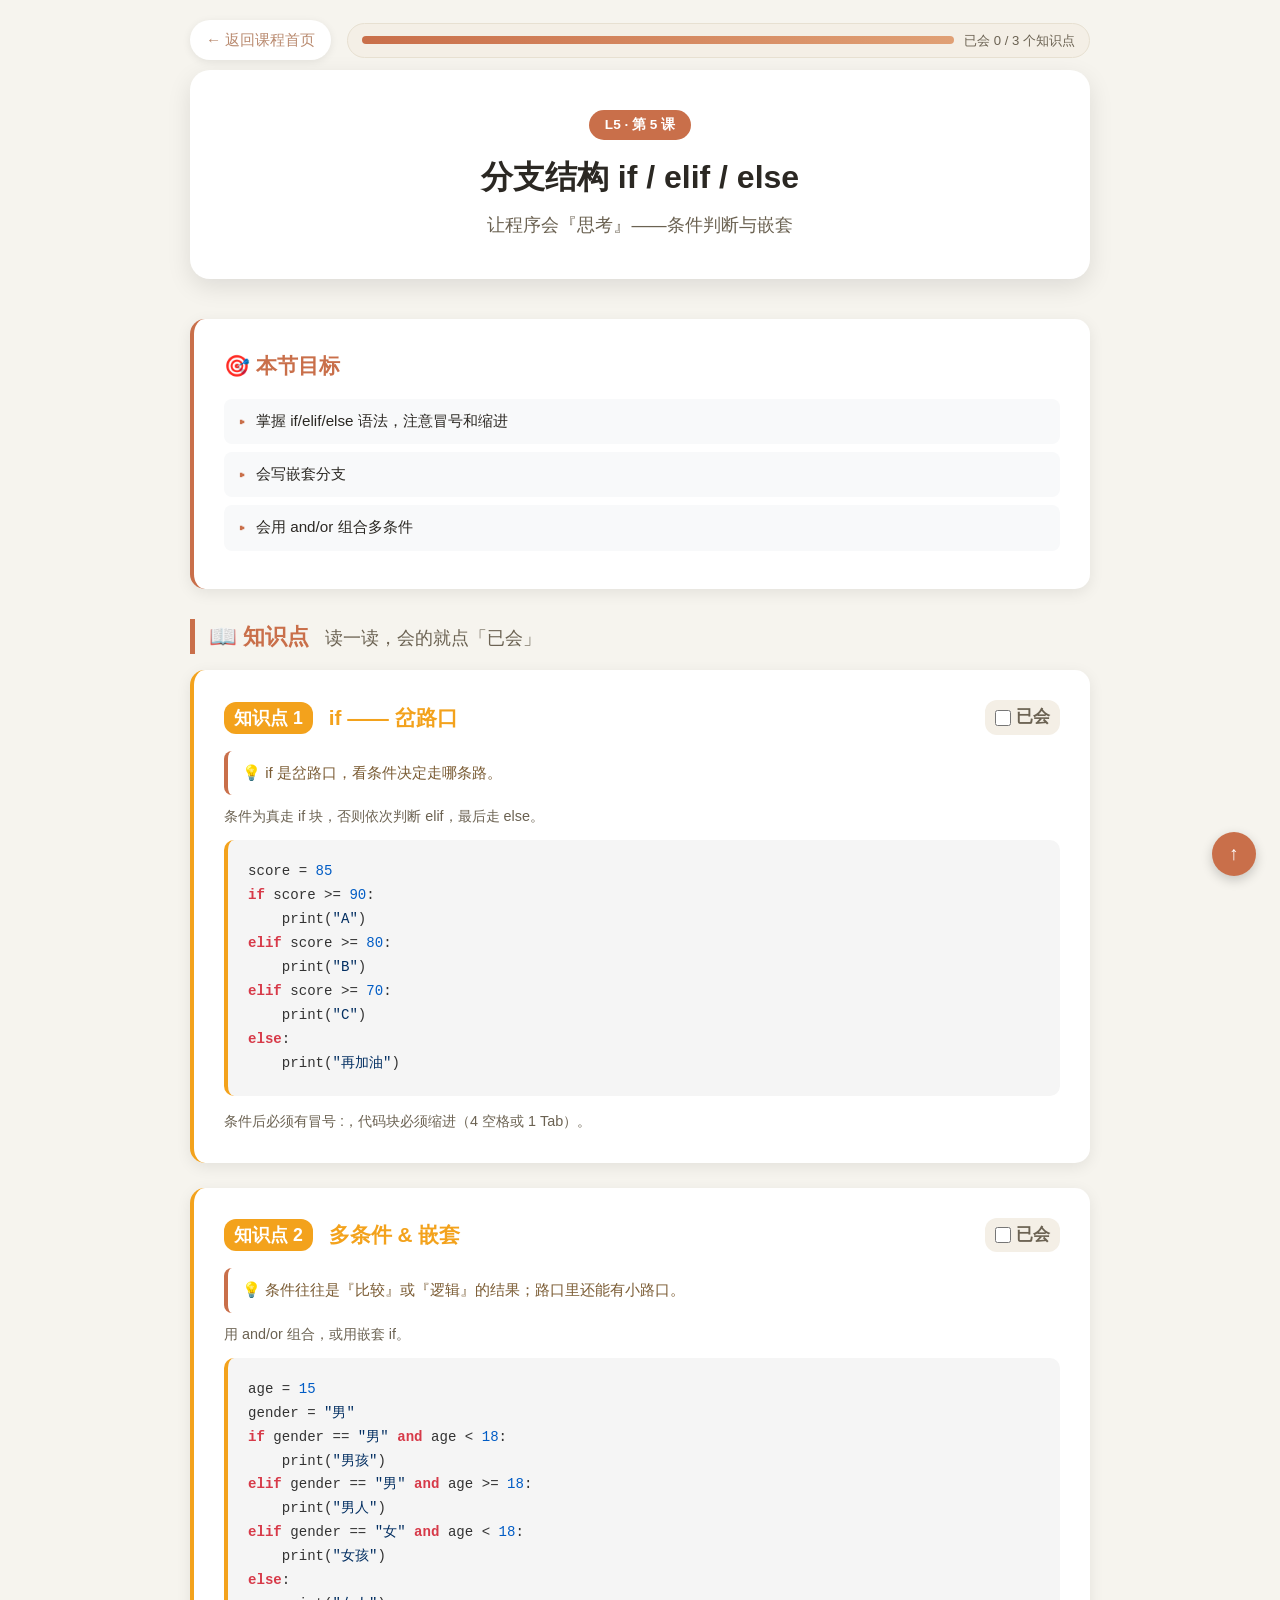
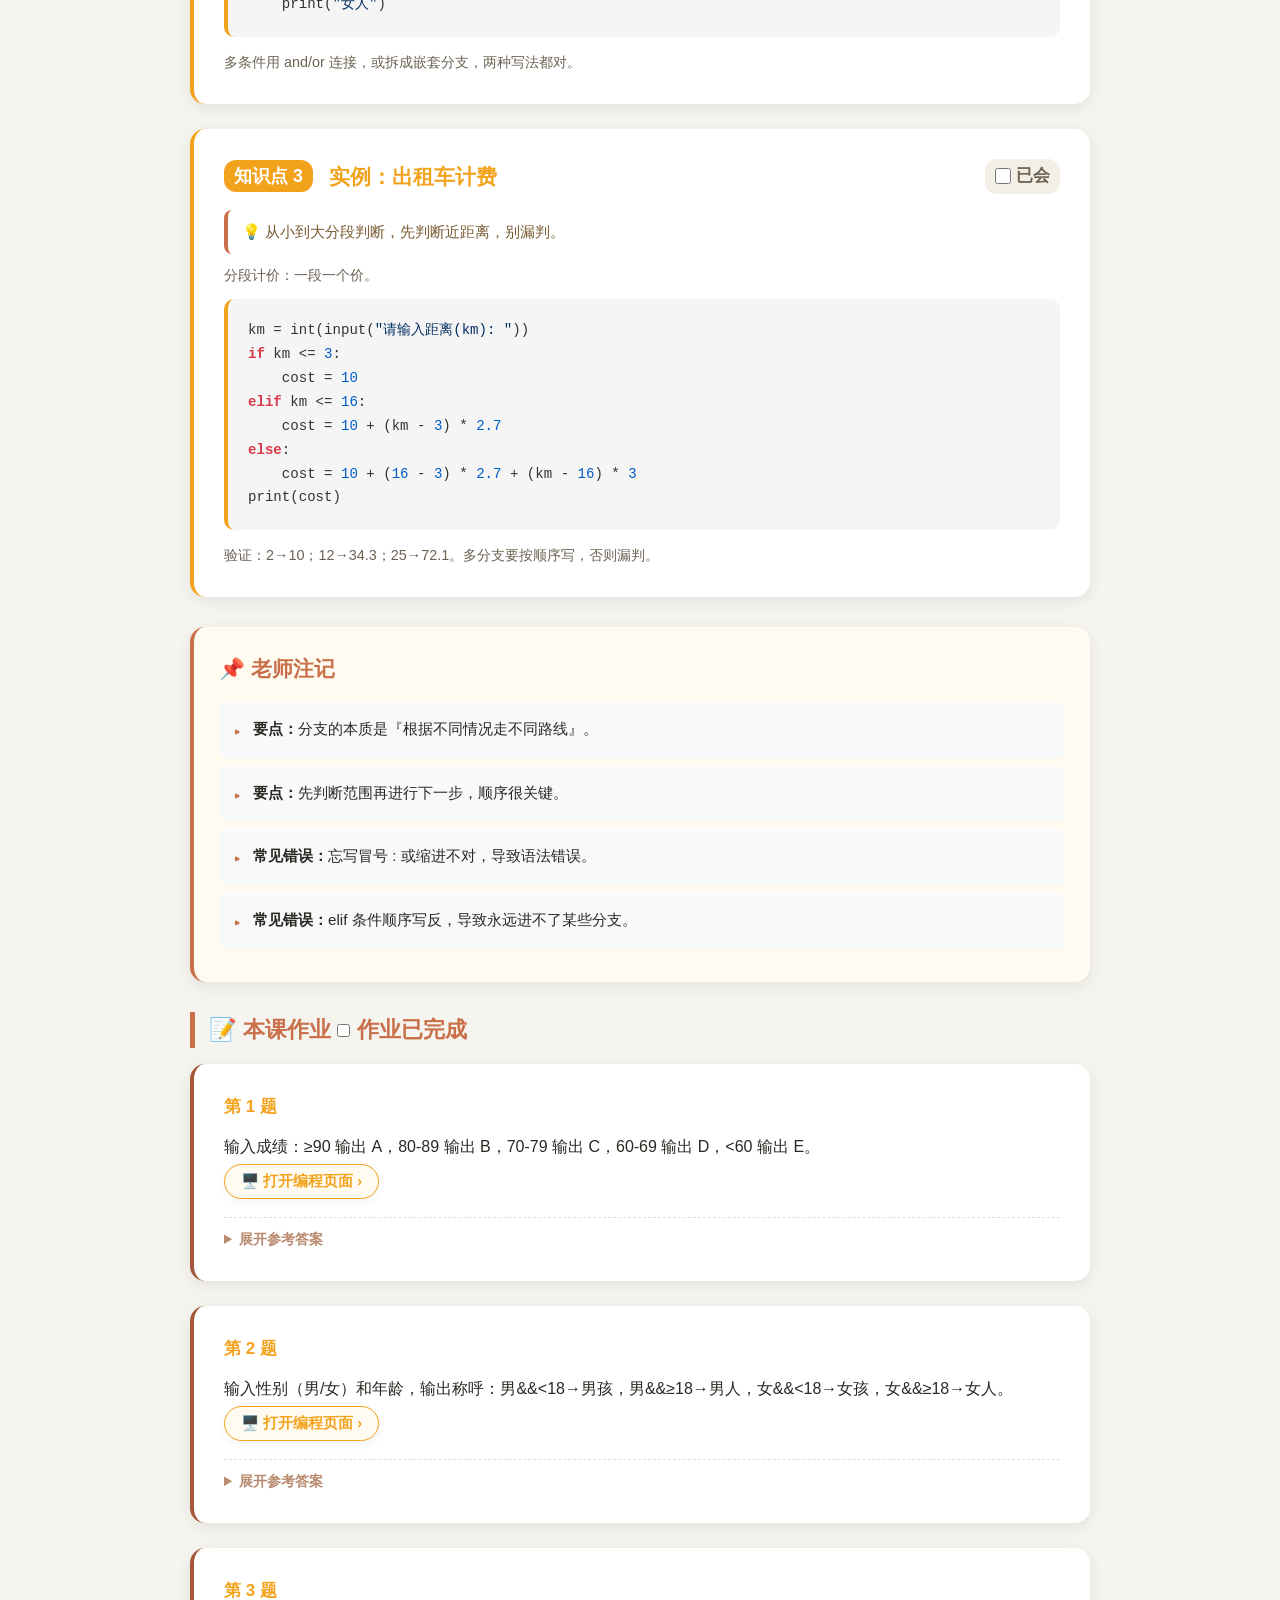
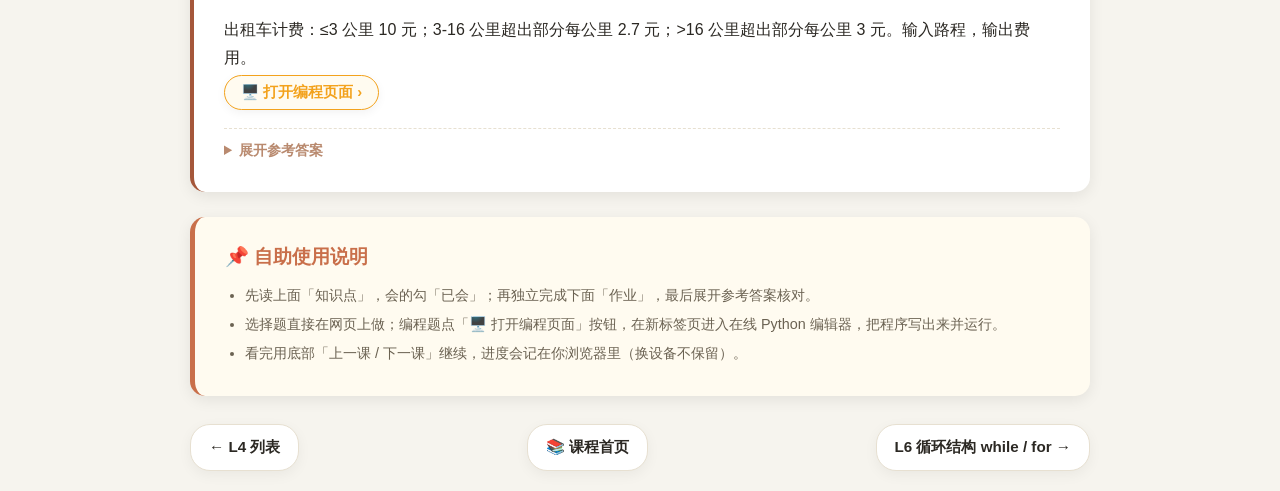
<file: lesson-5.html>
<!DOCTYPE html>
<html lang="zh-CN">
<head>
<meta charset="UTF-8">
<meta name="viewport" content="width=device-width, initial-scale=1.0">
<title>L5 分支结构 if / elif / else · 知识点与作业</title>
<link rel="stylesheet" href="site.css">
<style>:root { --page-accent: #F3A21C; --page-soft: #fffbf0; }</style>
</head>
<body>
<div class="container">
<div class="topbar">
<a href="index.html" class="back-nav">← 返回课程首页</a>
<div class="prog"><div class="prog-fill" id="progfill"></div><span id="progtext"></span></div>
</div>

<div class="page-header">
<div class="module-tag">L5 · 第 5 课</div>
<h1>分支结构 if / elif / else</h1>
<p>让程序会『思考』——条件判断与嵌套</p>
</div>

<div class="content-card features-card">
<div class="section-title">🎯 本节目标</div>
<ul class="feature-list"><li>掌握 if/elif/else 语法，注意冒号和缩进</li>
<li>会写嵌套分支</li>
<li>会用 and/or 组合多条件</li></ul>
</div>

<h2 class="sec-head">📖 知识点 <span class="sechint">读一读，会的就点「已会」</span></h2>
<div class="content-card step-card">
<div class="section-title"><span class="step-num">知识点 1</span>if —— 岔路口<label class="done"><input type="checkbox" data-ls="nctl1_L5_k1"> 已会</label></div>
<div class="meta-tip">💡 if 是岔路口，看条件决定走哪条路。</div>
<p class="hint">条件为真走 if 块，否则依次判断 elif，最后走 else。</p>
<div class="code-block"><pre>score = <span class="n">85</span>
<span class="k">if</span> score &gt;= <span class="n">90</span>:
    print(<span class="s">"A"</span>)
<span class="k">elif</span> score &gt;= <span class="n">80</span>:
    print(<span class="s">"B"</span>)
<span class="k">elif</span> score &gt;= <span class="n">70</span>:
    print(<span class="s">"C"</span>)
<span class="k">else</span>:
    print(<span class="s">"再加油"</span>)</pre></div>
<p class="note-text">条件后必须有冒号 :，代码块必须缩进（4 空格或 1 Tab）。</p>
</div>
<div class="content-card step-card">
<div class="section-title"><span class="step-num">知识点 2</span>多条件 &amp; 嵌套<label class="done"><input type="checkbox" data-ls="nctl1_L5_k2"> 已会</label></div>
<div class="meta-tip">💡 条件往往是『比较』或『逻辑』的结果；路口里还能有小路口。</div>
<p class="hint">用 and/or 组合，或用嵌套 if。</p>
<div class="code-block"><pre>age = <span class="n">15</span>
gender = <span class="s">"男"</span>
<span class="k">if</span> gender == <span class="s">"男"</span> <span class="k">and</span> age &lt; <span class="n">18</span>:
    print(<span class="s">"男孩"</span>)
<span class="k">elif</span> gender == <span class="s">"男"</span> <span class="k">and</span> age &gt;= <span class="n">18</span>:
    print(<span class="s">"男人"</span>)
<span class="k">elif</span> gender == <span class="s">"女"</span> <span class="k">and</span> age &lt; <span class="n">18</span>:
    print(<span class="s">"女孩"</span>)
<span class="k">else</span>:
    print(<span class="s">"女人"</span>)</pre></div>
<p class="note-text">多条件用 and/or 连接，或拆成嵌套分支，两种写法都对。</p>
</div>
<div class="content-card step-card">
<div class="section-title"><span class="step-num">知识点 3</span>实例：出租车计费<label class="done"><input type="checkbox" data-ls="nctl1_L5_k3"> 已会</label></div>
<div class="meta-tip">💡 从小到大分段判断，先判断近距离，别漏判。</div>
<p class="hint">分段计价：一段一个价。</p>
<div class="code-block"><pre>km = int(input(<span class="s">"请输入距离(km): "</span>))
<span class="k">if</span> km &lt;= <span class="n">3</span>:
    cost = <span class="n">10</span>
<span class="k">elif</span> km &lt;= <span class="n">16</span>:
    cost = <span class="n">10</span> + (km - <span class="n">3</span>) * <span class="n">2.7</span>
<span class="k">else</span>:
    cost = <span class="n">10</span> + (<span class="n">16</span> - <span class="n">3</span>) * <span class="n">2.7</span> + (km - <span class="n">16</span>) * <span class="n">3</span>
print(cost)</pre></div>
<p class="note-text">验证：2→10；12→34.3；25→72.1。多分支要按顺序写，否则漏判。</p>
</div>
<div class="teacher-note"><div class="section-title">📌 老师注记</div><ul class="feature-list"><li><strong>要点：</strong>分支的本质是『根据不同情况走不同路线』。</li>
<li><strong>要点：</strong>先判断范围再进行下一步，顺序很关键。</li>
<li><strong>常见错误：</strong>忘写冒号 : 或缩进不对，导致语法错误。</li>
<li><strong>常见错误：</strong>elif 条件顺序写反，导致永远进不了某些分支。</li>
</ul></div>

<h2 class="sec-head">📝 本课作业 <label class="done"><input type="checkbox" data-ls="nctl1_L5_hw"> 作业已完成</label></h2>
<div class="content-card hw-card"><div class="section-title">第 1 题</div><p class="q-text">输入成绩：≥90 输出 A，80-89 输出 B，70-79 输出 C，60-69 输出 D，&lt;60 输出 E。</p><a class="code-btn" href="https://turtle.codemao.cn/editor/python_web/" target="_blank" rel="noopener" title="点击在新标签页打开在线 Python 编辑并编写程序">🖥️ 打开编程页面 ›</a><details class="answer-details"><summary>展开参考答案</summary><div class="answer"><strong>答案：</strong>score = int(input())
if score &gt;= 90:
    print("A")
elif score &gt;= 80:
    print("B")
elif score &gt;= 70:
    print("C")
elif score &gt;= 60:
    print("D")
else:
    print("E")</div><div class="explain">多分支从大到小排列，避免漏判。</div></details></div>
<div class="content-card hw-card"><div class="section-title">第 2 题</div><p class="q-text">输入性别（男/女）和年龄，输出称呼：男&amp;&amp;&lt;18→男孩，男&amp;&amp;≥18→男人，女&amp;&amp;&lt;18→女孩，女&amp;&amp;≥18→女人。</p><a class="code-btn" href="https://turtle.codemao.cn/editor/python_web/" target="_blank" rel="noopener" title="点击在新标签页打开在线 Python 编辑并编写程序">🖥️ 打开编程页面 ›</a><details class="answer-details"><summary>展开参考答案</summary><div class="answer"><strong>答案：</strong>gender = input()
age = int(input())
if gender == "男":
    if age &lt; 18:
        print("男孩")
    else:
        print("男人")
else:
    if age &lt; 18:
        print("女孩")
    else:
        print("女人")</div><div class="explain">嵌套分支或 and 组合均可。</div></details></div>
<div class="content-card hw-card"><div class="section-title">第 3 题</div><p class="q-text">出租车计费：≤3 公里 10 元；3-16 公里超出部分每公里 2.7 元；&gt;16 公里超出部分每公里 3 元。输入路程，输出费用。</p><a class="code-btn" href="https://turtle.codemao.cn/editor/python_web/" target="_blank" rel="noopener" title="点击在新标签页打开在线 Python 编辑并编写程序">🖥️ 打开编程页面 ›</a><details class="answer-details"><summary>展开参考答案</summary><div class="answer"><strong>答案：</strong>km = int(input())
if km &lt;= 3:
    cost = 10
elif km &lt;= 16:
    cost = 10 + (km - 3) * 2.7
else:
    cost = 10 + (16 - 3) * 2.7 + (km - 16) * 3
print(cost)</div><div class="explain">验证：2→10，12→34.3，25→72.1。</div></details></div>

<div class="note-card">
<h2>📌 自助使用说明</h2>
<ul>
<li>先读上面「知识点」，会的勾「已会」；再独立完成下面「作业」，最后展开参考答案核对。</li>
<li>选择题直接在网页上做；编程题点「🖥️ 打开编程页面」按钮，在新标签页进入在线 Python 编辑器，把程序写出来并运行。</li>
<li>看完用底部「上一课 / 下一课」继续，进度会记在你浏览器里（换设备不保留）。</li>
</ul>
</div>

<div class="lesson-nav">
<a href="lesson-4.html" class="lnav">← L4 列表</a>
<a href="index.html" class="lnav mid">📚 课程首页</a>
<a href="lesson-6.html" class="lnav">L6 循环结构 while / for →</a>
</div>
</div>
<button class="back-to-top" onclick="window.scrollTo({top: 0, behavior: 'smooth'})">↑</button>
<script>
(function(){
  function g(k){try{return localStorage.getItem(k)}catch(e){return null}}
  function s(k,v){try{localStorage.setItem(k,v)}catch(e){}}
  var key=function(c){return c.getAttribute('data-ls')||c.getAttribute('data-prog')};
  // 知识点/作业 已会打勾
  var cbs=[].slice.call(document.querySelectorAll('input[type=checkbox][data-ls]'));
  var kh=cbs.filter(function(c){return (c.getAttribute('data-ls')||'').indexOf('_k')>=0});
  cbs.forEach(function(c){
    var k=c.getAttribute('data-ls');
    if(g(k)==='1') c.checked=true;
    c.addEventListener('change',function(){ s(k, c.checked?'1':'0'); update(); });
  });
  function update(){
    var total=kh.length, done=kh.filter(function(c){return c.checked}).length;
    var fill=document.getElementById('progfill'), txt=document.getElementById('progtext');
    if(fill) fill.style.width=(total?(done/total*100):0)+'%';
    if(txt) txt.textContent='已会 '+done+' / '+total+' 个知识点';
  }
  update();
  // 首页：各课进度徽标
  document.querySelectorAll('[data-prog]').forEach(function(el){
    var key=el.getAttribute('data-prog'); var n=parseInt(el.getAttribute('data-total')||'0'); var d=0;
    for(var i=1;i<=n;i++){ if(g(key+'_k'+i)==='1') d++; }
    if(d>0){ el.textContent='已会 '+d+'/'+n; el.classList.add('on'); }
  });
})();
</script>
</body>
</html>
</file>
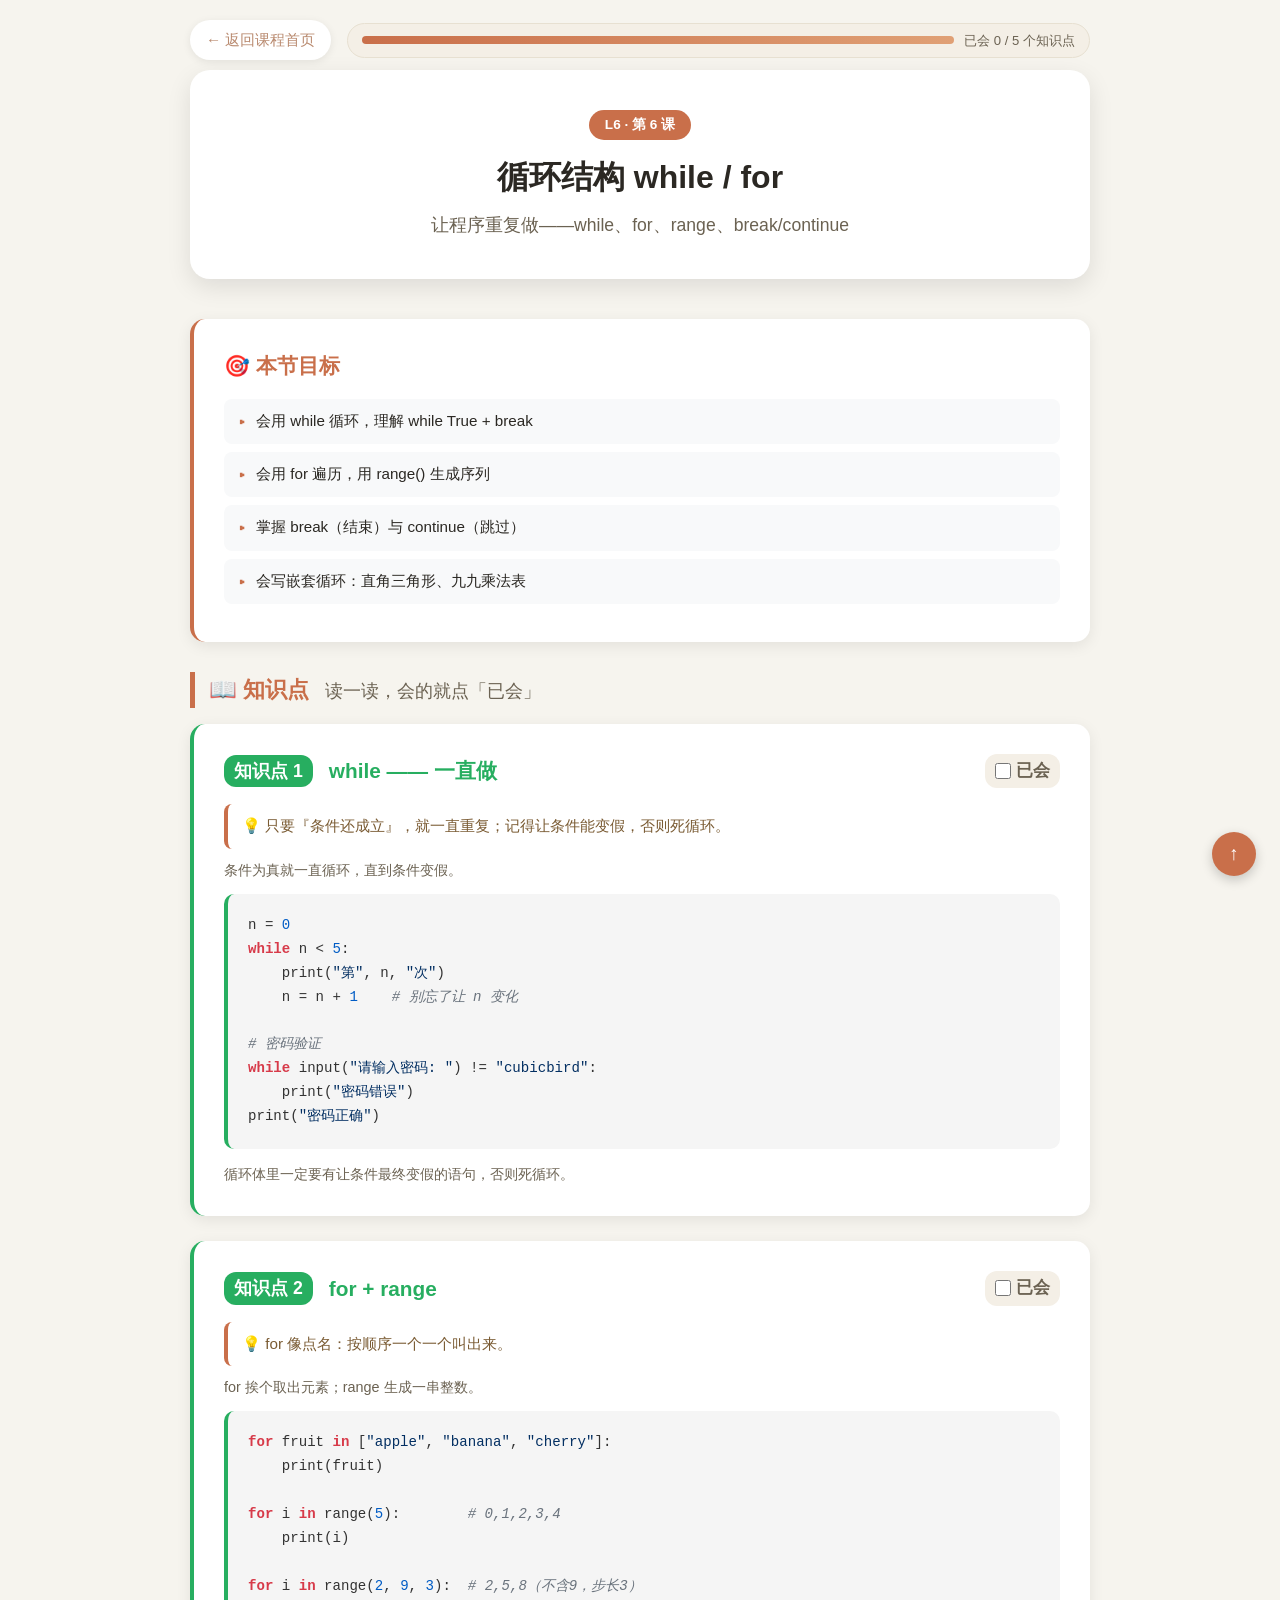
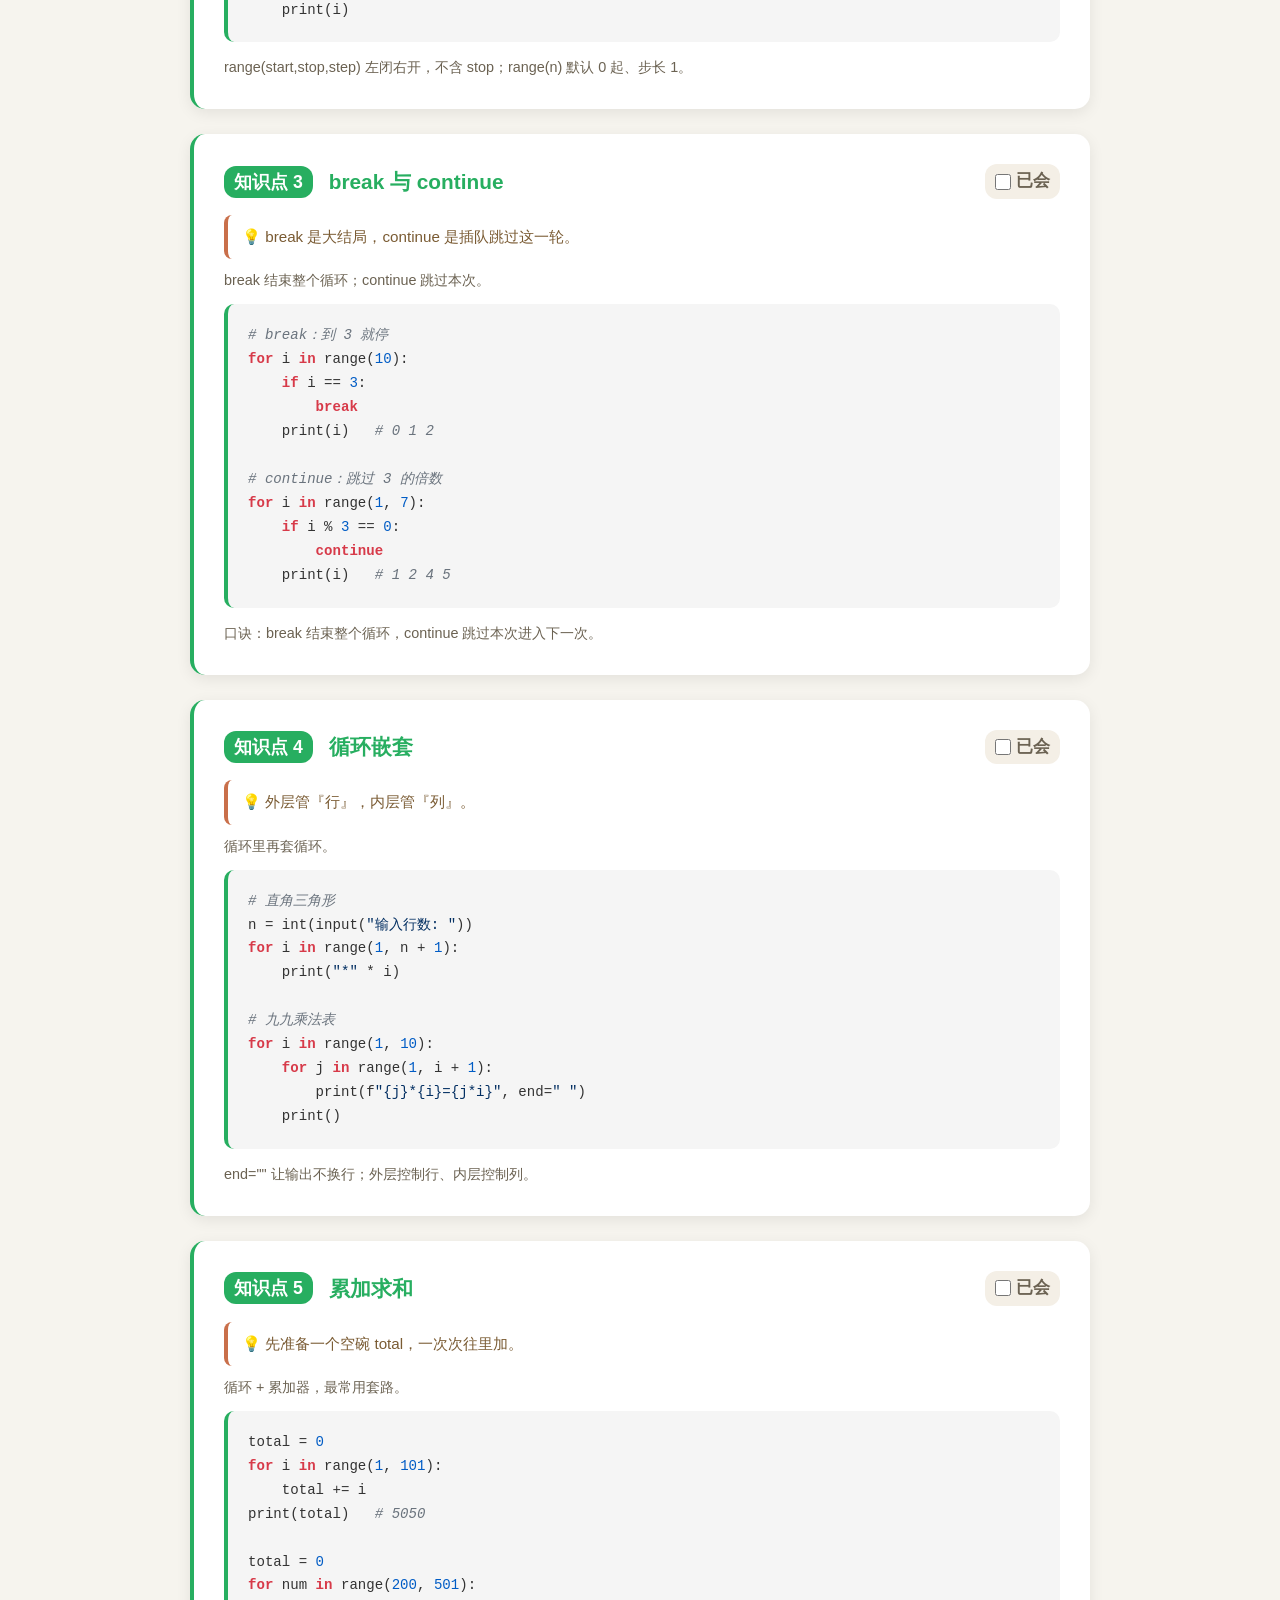
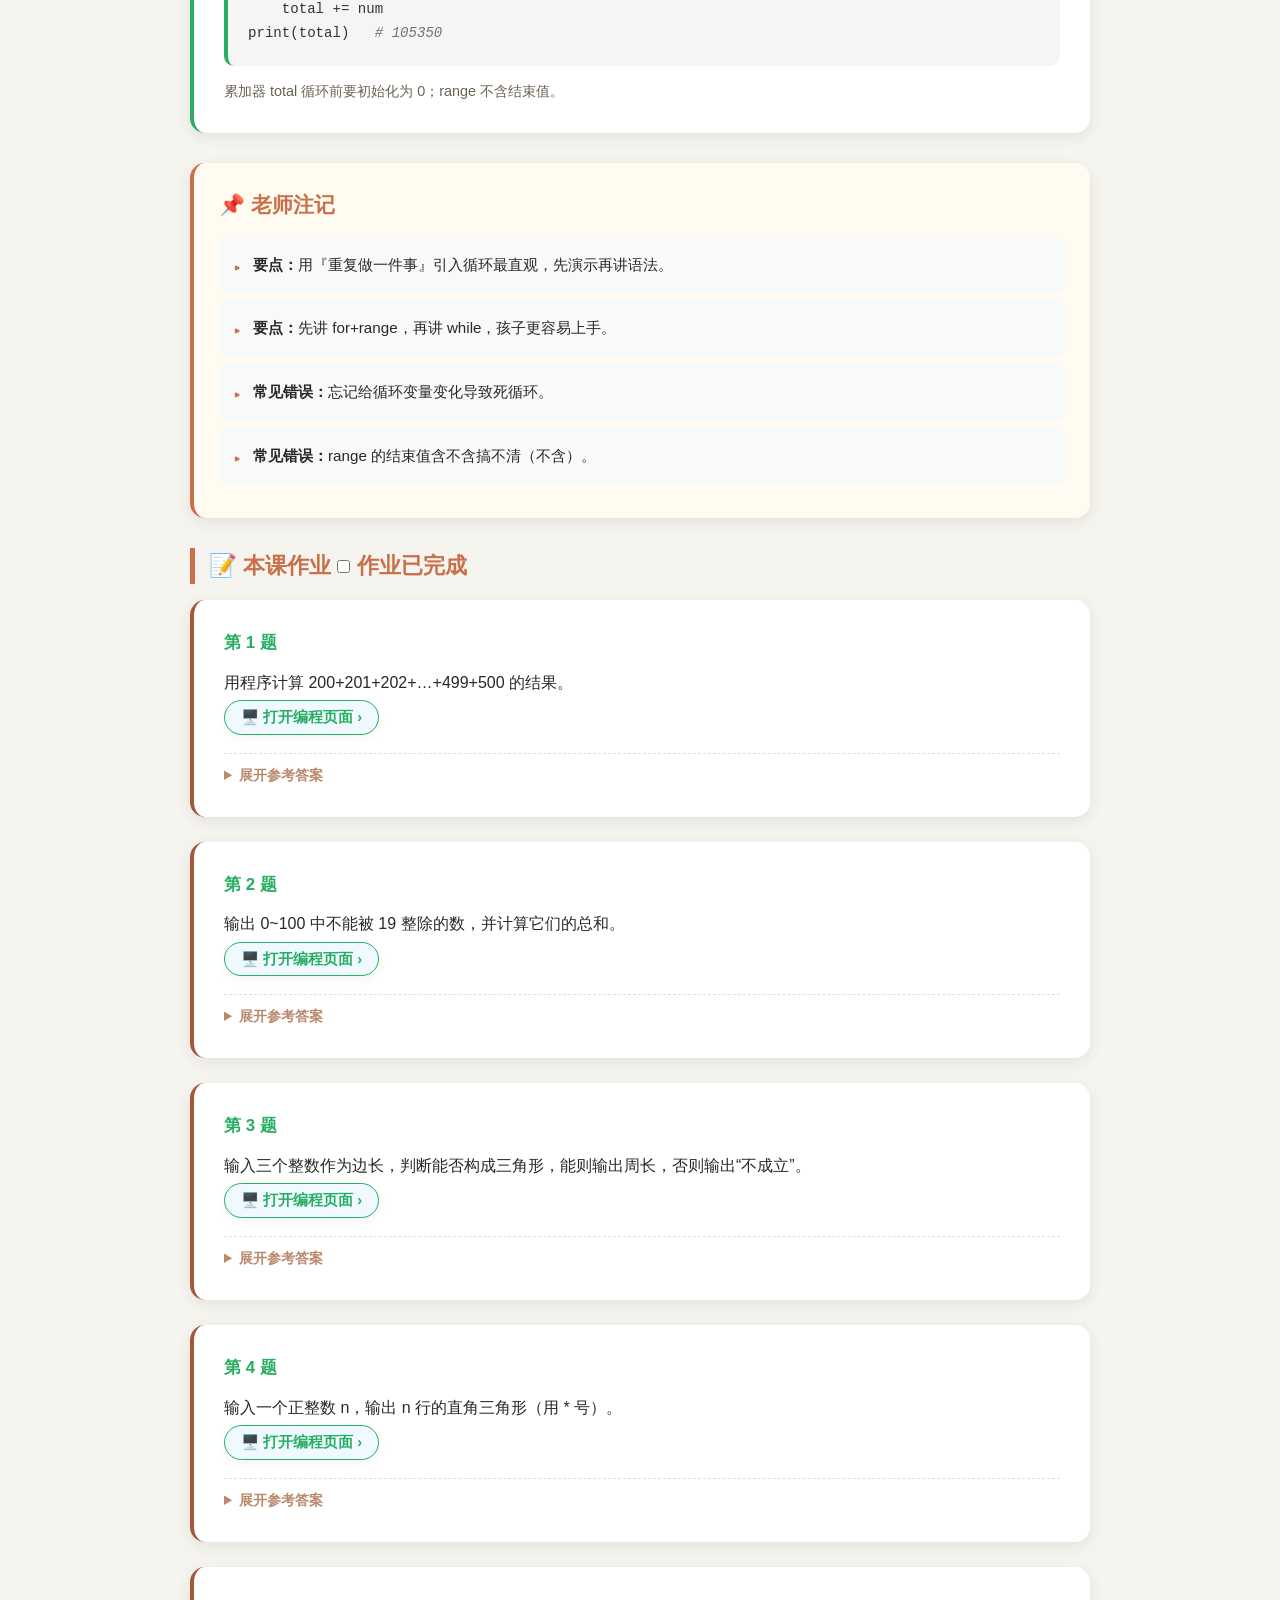
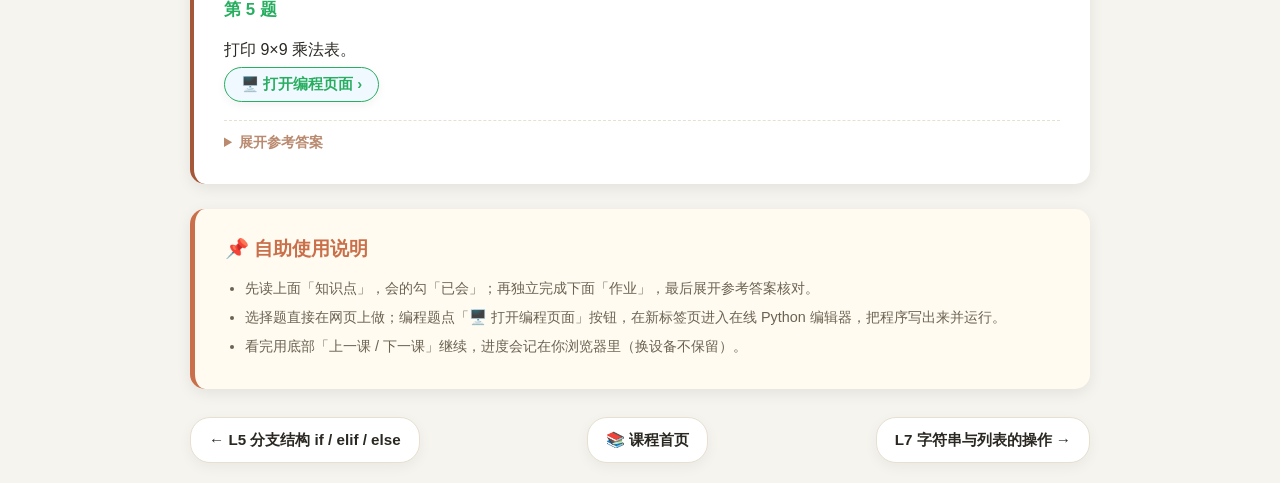
<file: lesson-6.html>
<!DOCTYPE html>
<html lang="zh-CN">
<head>
<meta charset="UTF-8">
<meta name="viewport" content="width=device-width, initial-scale=1.0">
<title>L6 循环结构 while / for · 知识点与作业</title>
<link rel="stylesheet" href="site.css">
<style>:root { --page-accent: #27ae60; --page-soft: #f0f9ff; }</style>
</head>
<body>
<div class="container">
<div class="topbar">
<a href="index.html" class="back-nav">← 返回课程首页</a>
<div class="prog"><div class="prog-fill" id="progfill"></div><span id="progtext"></span></div>
</div>

<div class="page-header">
<div class="module-tag">L6 · 第 6 课</div>
<h1>循环结构 while / for</h1>
<p>让程序重复做——while、for、range、break/continue</p>
</div>

<div class="content-card features-card">
<div class="section-title">🎯 本节目标</div>
<ul class="feature-list"><li>会用 while 循环，理解 while True + break</li>
<li>会用 for 遍历，用 range() 生成序列</li>
<li>掌握 break（结束）与 continue（跳过）</li>
<li>会写嵌套循环：直角三角形、九九乘法表</li></ul>
</div>

<h2 class="sec-head">📖 知识点 <span class="sechint">读一读，会的就点「已会」</span></h2>
<div class="content-card step-card">
<div class="section-title"><span class="step-num">知识点 1</span>while —— 一直做<label class="done"><input type="checkbox" data-ls="nctl1_L6_k1"> 已会</label></div>
<div class="meta-tip">💡 只要『条件还成立』，就一直重复；记得让条件能变假，否则死循环。</div>
<p class="hint">条件为真就一直循环，直到条件变假。</p>
<div class="code-block"><pre>n = <span class="n">0</span>
<span class="k">while</span> n &lt; <span class="n">5</span>:
    print(<span class="s">"第"</span>, n, <span class="s">"次"</span>)
    n = n + <span class="n">1</span>    <span class="c"># 别忘了让 n 变化</span>

<span class="c"># 密码验证</span>
<span class="k">while</span> input(<span class="s">"请输入密码: "</span>) != <span class="s">"cubicbird"</span>:
    print(<span class="s">"密码错误"</span>)
print(<span class="s">"密码正确"</span>)</pre></div>
<p class="note-text">循环体里一定要有让条件最终变假的语句，否则死循环。</p>
</div>
<div class="content-card step-card">
<div class="section-title"><span class="step-num">知识点 2</span>for + range<label class="done"><input type="checkbox" data-ls="nctl1_L6_k2"> 已会</label></div>
<div class="meta-tip">💡 for 像点名：按顺序一个一个叫出来。</div>
<p class="hint">for 挨个取出元素；range 生成一串整数。</p>
<div class="code-block"><pre><span class="k">for</span> fruit <span class="k">in</span> [<span class="s">"apple"</span>, <span class="s">"banana"</span>, <span class="s">"cherry"</span>]:
    print(fruit)

<span class="k">for</span> i <span class="k">in</span> range(<span class="n">5</span>):        <span class="c"># 0,1,2,3,4</span>
    print(i)

<span class="k">for</span> i <span class="k">in</span> range(<span class="n">2</span>, <span class="n">9</span>, <span class="n">3</span>):  <span class="c"># 2,5,8（不含9，步长3）</span>
    print(i)</pre></div>
<p class="note-text">range(start,stop,step) 左闭右开，不含 stop；range(n) 默认 0 起、步长 1。</p>
</div>
<div class="content-card step-card">
<div class="section-title"><span class="step-num">知识点 3</span>break 与 continue<label class="done"><input type="checkbox" data-ls="nctl1_L6_k3"> 已会</label></div>
<div class="meta-tip">💡 break 是大结局，continue 是插队跳过这一轮。</div>
<p class="hint">break 结束整个循环；continue 跳过本次。</p>
<div class="code-block"><pre><span class="c"># break：到 3 就停</span>
<span class="k">for</span> i <span class="k">in</span> range(<span class="n">10</span>):
    <span class="k">if</span> i == <span class="n">3</span>:
        <span class="k">break</span>
    print(i)   <span class="c"># 0 1 2</span>

<span class="c"># continue：跳过 3 的倍数</span>
<span class="k">for</span> i <span class="k">in</span> range(<span class="n">1</span>, <span class="n">7</span>):
    <span class="k">if</span> i % <span class="n">3</span> == <span class="n">0</span>:
        <span class="k">continue</span>
    print(i)   <span class="c"># 1 2 4 5</span></pre></div>
<p class="note-text">口诀：break 结束整个循环，continue 跳过本次进入下一次。</p>
</div>
<div class="content-card step-card">
<div class="section-title"><span class="step-num">知识点 4</span>循环嵌套<label class="done"><input type="checkbox" data-ls="nctl1_L6_k4"> 已会</label></div>
<div class="meta-tip">💡 外层管『行』，内层管『列』。</div>
<p class="hint">循环里再套循环。</p>
<div class="code-block"><pre><span class="c"># 直角三角形</span>
n = int(input(<span class="s">"输入行数: "</span>))
<span class="k">for</span> i <span class="k">in</span> range(<span class="n">1</span>, n + <span class="n">1</span>):
    print(<span class="s">"*"</span> * i)

<span class="c"># 九九乘法表</span>
<span class="k">for</span> i <span class="k">in</span> range(<span class="n">1</span>, <span class="n">10</span>):
    <span class="k">for</span> j <span class="k">in</span> range(<span class="n">1</span>, i + <span class="n">1</span>):
        print(f<span class="s">"{j}*{i}={j*i}"</span>, end=<span class="s">" "</span>)
    print()</pre></div>
<p class="note-text">end="" 让输出不换行；外层控制行、内层控制列。</p>
</div>
<div class="content-card step-card">
<div class="section-title"><span class="step-num">知识点 5</span>累加求和<label class="done"><input type="checkbox" data-ls="nctl1_L6_k5"> 已会</label></div>
<div class="meta-tip">💡 先准备一个空碗 total，一次次往里加。</div>
<p class="hint">循环 + 累加器，最常用套路。</p>
<div class="code-block"><pre>total = <span class="n">0</span>
<span class="k">for</span> i <span class="k">in</span> range(<span class="n">1</span>, <span class="n">101</span>):
    total += i
print(total)   <span class="c"># 5050</span>

total = <span class="n">0</span>
<span class="k">for</span> num <span class="k">in</span> range(<span class="n">200</span>, <span class="n">501</span>):
    total += num
print(total)   <span class="c"># 105350</span></pre></div>
<p class="note-text">累加器 total 循环前要初始化为 0；range 不含结束值。</p>
</div>
<div class="teacher-note"><div class="section-title">📌 老师注记</div><ul class="feature-list"><li><strong>要点：</strong>用『重复做一件事』引入循环最直观，先演示再讲语法。</li>
<li><strong>要点：</strong>先讲 for+range，再讲 while，孩子更容易上手。</li>
<li><strong>常见错误：</strong>忘记给循环变量变化导致死循环。</li>
<li><strong>常见错误：</strong>range 的结束值含不含搞不清（不含）。</li>
</ul></div>

<h2 class="sec-head">📝 本课作业 <label class="done"><input type="checkbox" data-ls="nctl1_L6_hw"> 作业已完成</label></h2>
<div class="content-card hw-card"><div class="section-title">第 1 题</div><p class="q-text">用程序计算 200+201+202+…+499+500 的结果。</p><a class="code-btn" href="https://turtle.codemao.cn/editor/python_web/" target="_blank" rel="noopener" title="点击在新标签页打开在线 Python 编辑并编写程序">🖥️ 打开编程页面 ›</a><details class="answer-details"><summary>展开参考答案</summary><div class="answer"><strong>答案：</strong>total = 0
for i in range(200, 501):
    total += i
print(total)   # 105350</div><div class="explain">range(200,501) 含 200 不含 501。</div></details></div>
<div class="content-card hw-card"><div class="section-title">第 2 题</div><p class="q-text">输出 0~100 中不能被 19 整除的数，并计算它们的总和。</p><a class="code-btn" href="https://turtle.codemao.cn/editor/python_web/" target="_blank" rel="noopener" title="点击在新标签页打开在线 Python 编辑并编写程序">🖥️ 打开编程页面 ›</a><details class="answer-details"><summary>展开参考答案</summary><div class="answer"><strong>答案：</strong>total = 0
for i in range(101):
    if i % 19 != 0:
        print(i)
        total += i
print("总和:", total)</div><div class="explain">i % 19 != 0 表示不能被 19 整除。</div></details></div>
<div class="content-card hw-card"><div class="section-title">第 3 题</div><p class="q-text">输入三个整数作为边长，判断能否构成三角形，能则输出周长，否则输出“不成立”。</p><a class="code-btn" href="https://turtle.codemao.cn/editor/python_web/" target="_blank" rel="noopener" title="点击在新标签页打开在线 Python 编辑并编写程序">🖥️ 打开编程页面 ›</a><details class="answer-details"><summary>展开参考答案</summary><div class="answer"><strong>答案：</strong>a, b, c = int(input()), int(input()), int(input())
if a + b &gt; c and a + c &gt; b and b + c &gt; a:
    print(a + b + c)
else:
    print("不成立")</div><div class="explain">任意两边之和大于第三边。</div></details></div>
<div class="content-card hw-card"><div class="section-title">第 4 题</div><p class="q-text">输入一个正整数 n，输出 n 行的直角三角形（用 * 号）。</p><a class="code-btn" href="https://turtle.codemao.cn/editor/python_web/" target="_blank" rel="noopener" title="点击在新标签页打开在线 Python 编辑并编写程序">🖥️ 打开编程页面 ›</a><details class="answer-details"><summary>展开参考答案</summary><div class="answer"><strong>答案：</strong>n = int(input())
for i in range(1, n + 1):
    print("*" * i)</div><div class="explain">第 i 行输出 i 个 *。</div></details></div>
<div class="content-card hw-card"><div class="section-title">第 5 题</div><p class="q-text">打印 9×9 乘法表。</p><a class="code-btn" href="https://turtle.codemao.cn/editor/python_web/" target="_blank" rel="noopener" title="点击在新标签页打开在线 Python 编辑并编写程序">🖥️ 打开编程页面 ›</a><details class="answer-details"><summary>展开参考答案</summary><div class="answer"><strong>答案：</strong>for i in range(1, 10):
    for j in range(1, i + 1):
        print(f"{j}*{i}={j*i}", end=" ")
    print()</div><div class="explain">外层行、内层列，用 end=" " 控制不换行。</div></details></div>

<div class="note-card">
<h2>📌 自助使用说明</h2>
<ul>
<li>先读上面「知识点」，会的勾「已会」；再独立完成下面「作业」，最后展开参考答案核对。</li>
<li>选择题直接在网页上做；编程题点「🖥️ 打开编程页面」按钮，在新标签页进入在线 Python 编辑器，把程序写出来并运行。</li>
<li>看完用底部「上一课 / 下一课」继续，进度会记在你浏览器里（换设备不保留）。</li>
</ul>
</div>

<div class="lesson-nav">
<a href="lesson-5.html" class="lnav">← L5 分支结构 if / elif / else</a>
<a href="index.html" class="lnav mid">📚 课程首页</a>
<a href="lesson-7.html" class="lnav">L7 字符串与列表的操作 →</a>
</div>
</div>
<button class="back-to-top" onclick="window.scrollTo({top: 0, behavior: 'smooth'})">↑</button>
<script>
(function(){
  function g(k){try{return localStorage.getItem(k)}catch(e){return null}}
  function s(k,v){try{localStorage.setItem(k,v)}catch(e){}}
  var key=function(c){return c.getAttribute('data-ls')||c.getAttribute('data-prog')};
  // 知识点/作业 已会打勾
  var cbs=[].slice.call(document.querySelectorAll('input[type=checkbox][data-ls]'));
  var kh=cbs.filter(function(c){return (c.getAttribute('data-ls')||'').indexOf('_k')>=0});
  cbs.forEach(function(c){
    var k=c.getAttribute('data-ls');
    if(g(k)==='1') c.checked=true;
    c.addEventListener('change',function(){ s(k, c.checked?'1':'0'); update(); });
  });
  function update(){
    var total=kh.length, done=kh.filter(function(c){return c.checked}).length;
    var fill=document.getElementById('progfill'), txt=document.getElementById('progtext');
    if(fill) fill.style.width=(total?(done/total*100):0)+'%';
    if(txt) txt.textContent='已会 '+done+' / '+total+' 个知识点';
  }
  update();
  // 首页：各课进度徽标
  document.querySelectorAll('[data-prog]').forEach(function(el){
    var key=el.getAttribute('data-prog'); var n=parseInt(el.getAttribute('data-total')||'0'); var d=0;
    for(var i=1;i<=n;i++){ if(g(key+'_k'+i)==='1') d++; }
    if(d>0){ el.textContent='已会 '+d+'/'+n; el.classList.add('on'); }
  });
})();
</script>
</body>
</html>
</file>
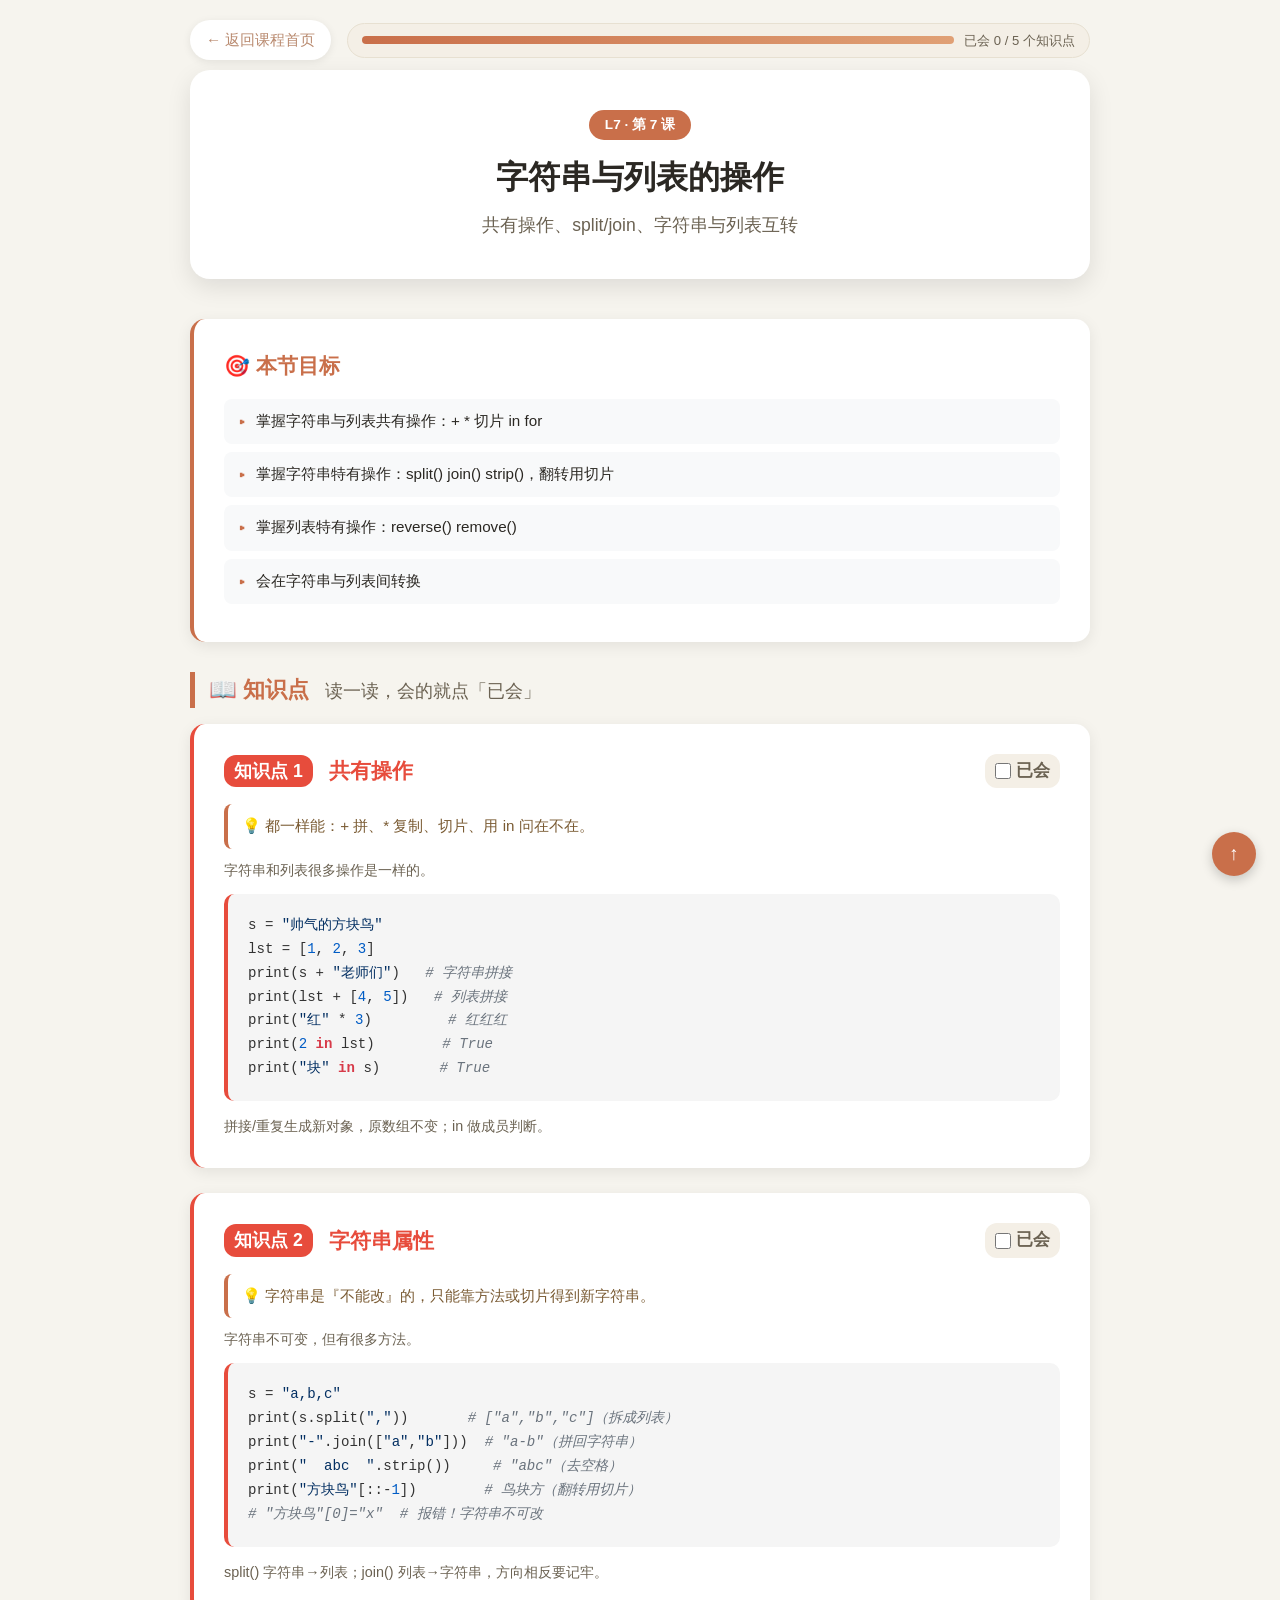
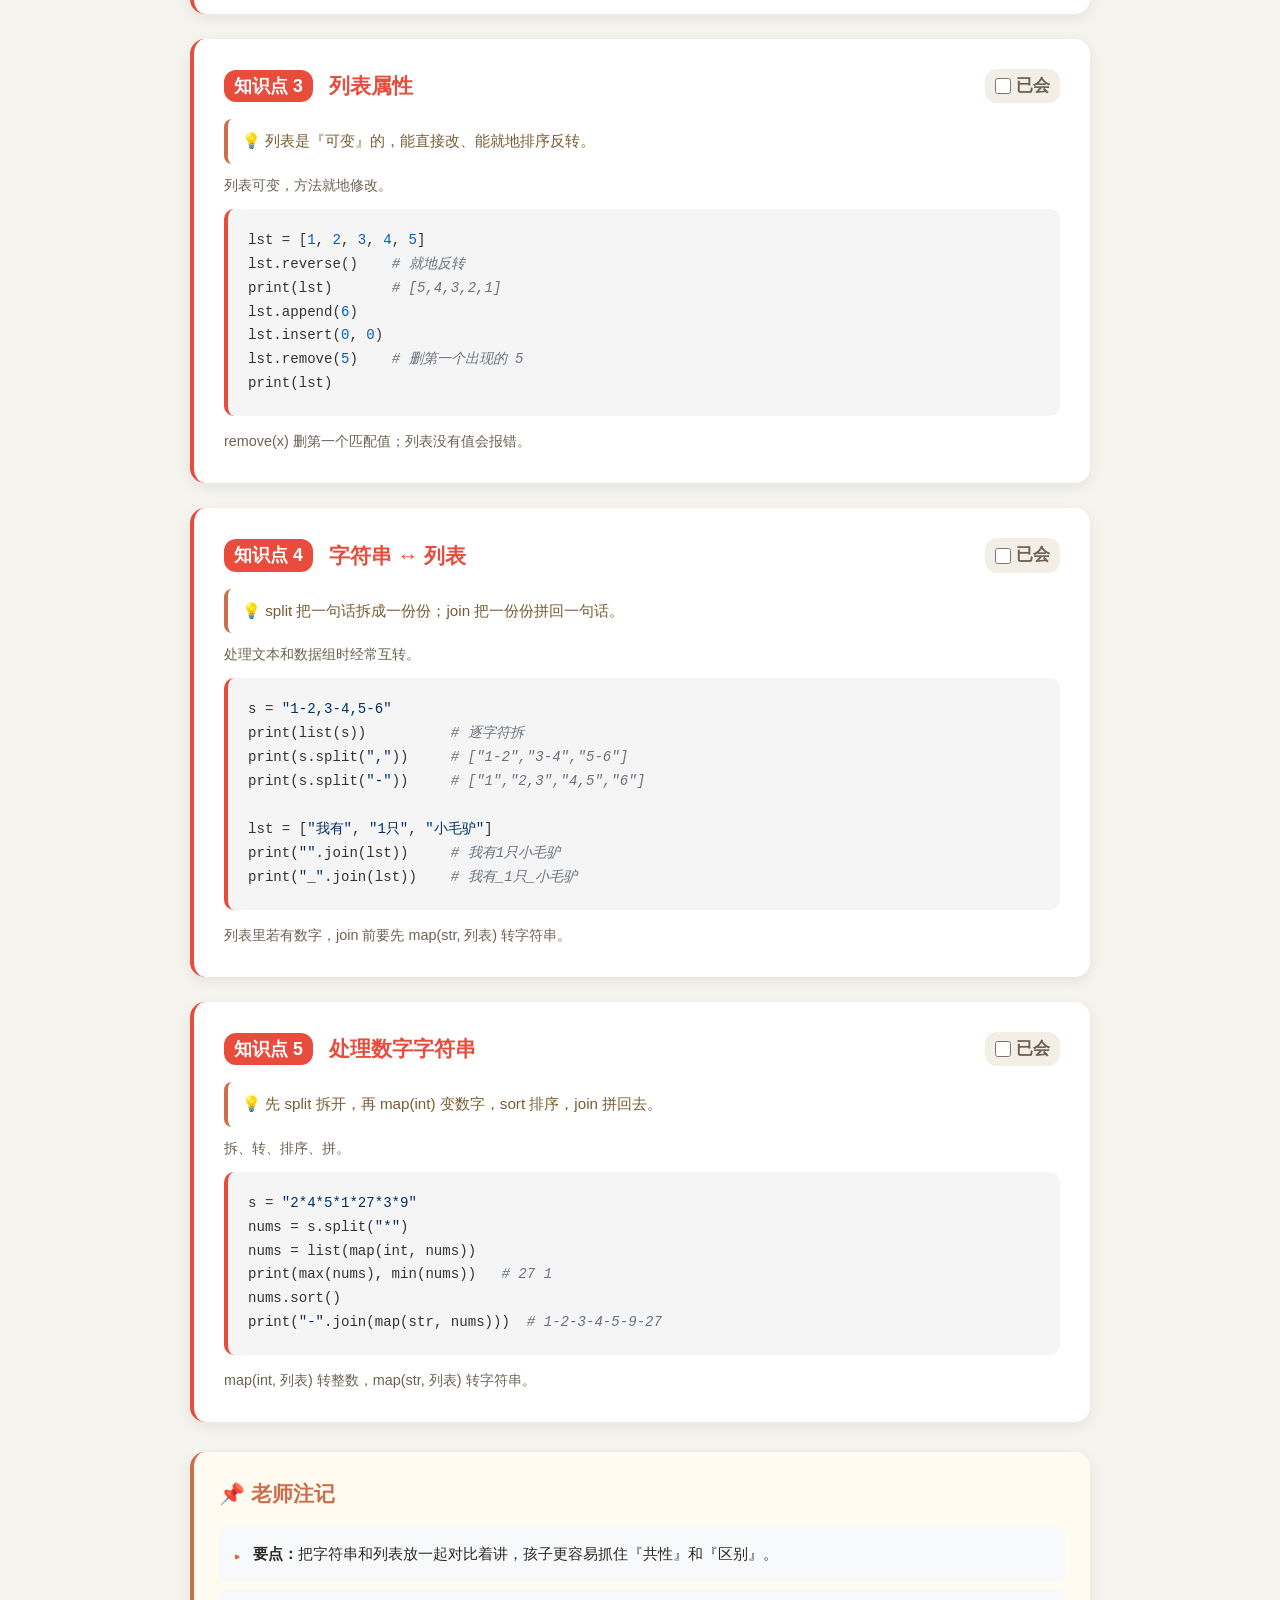
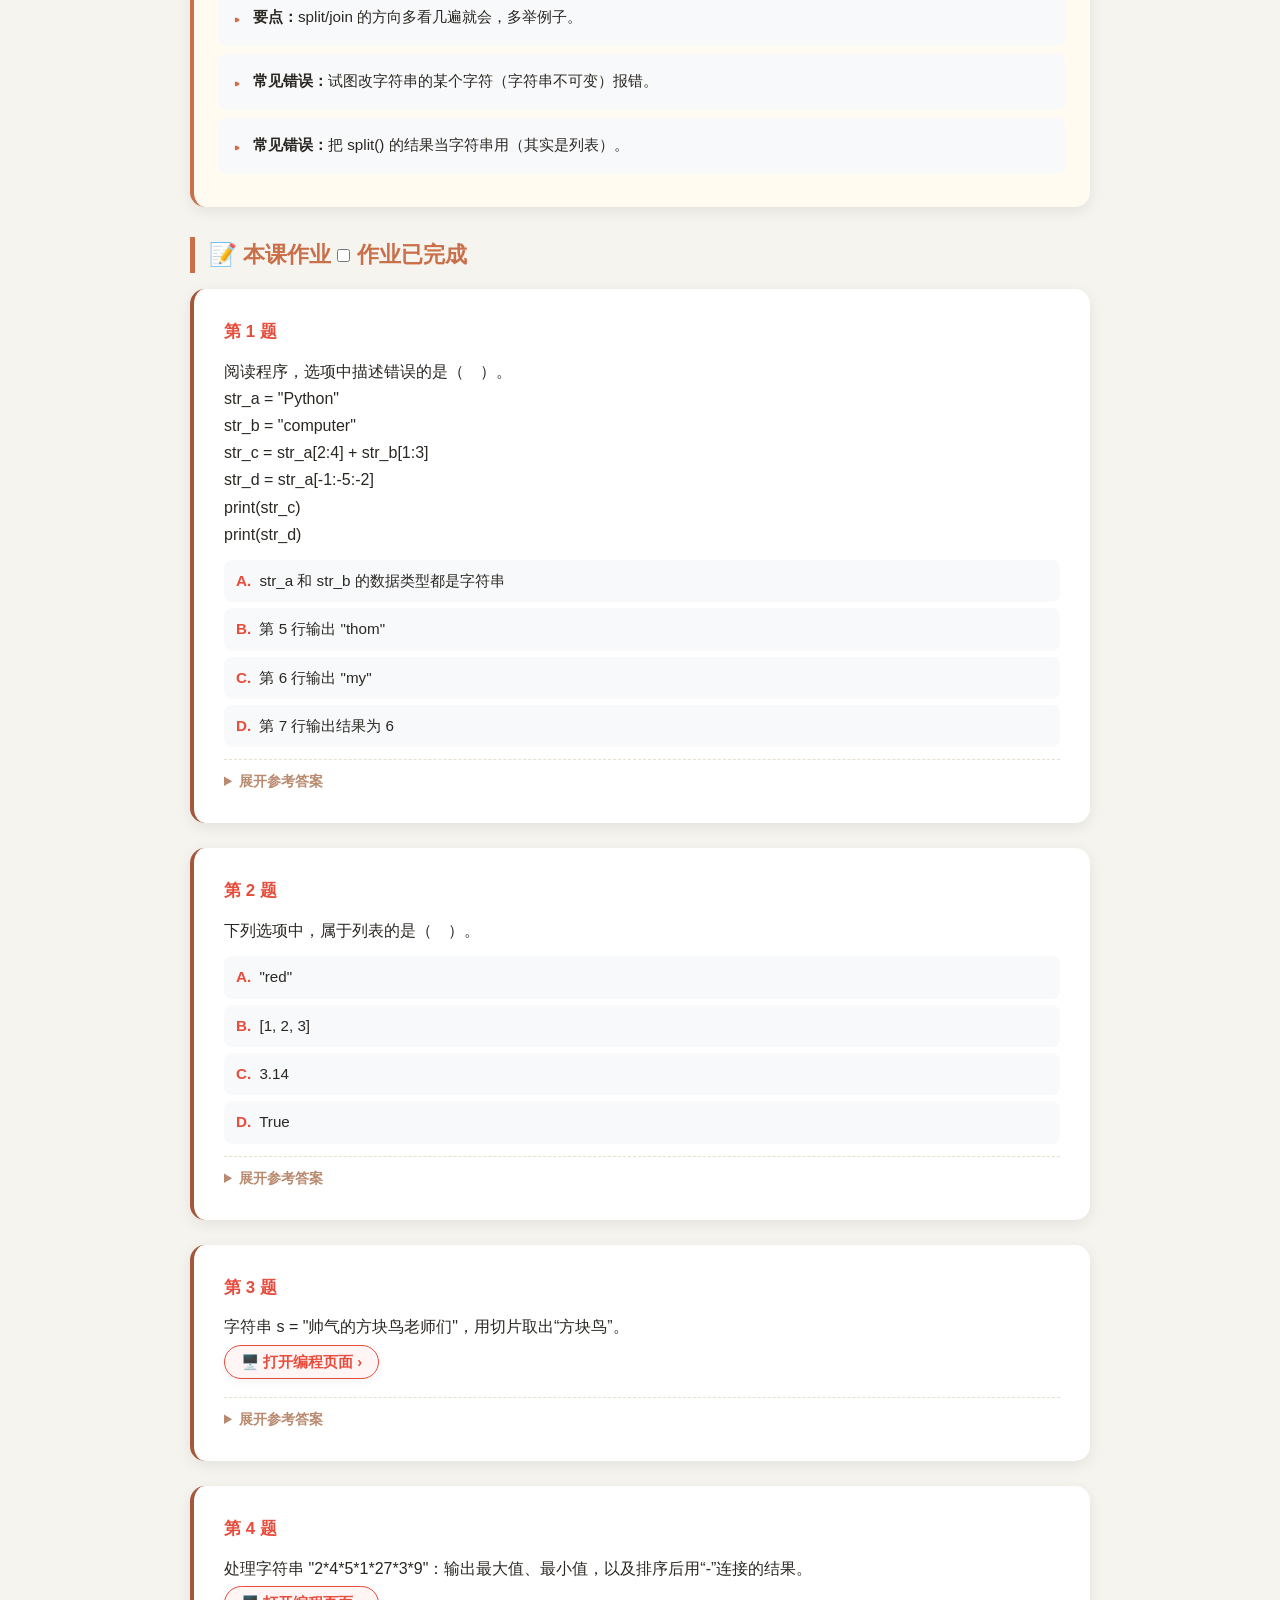
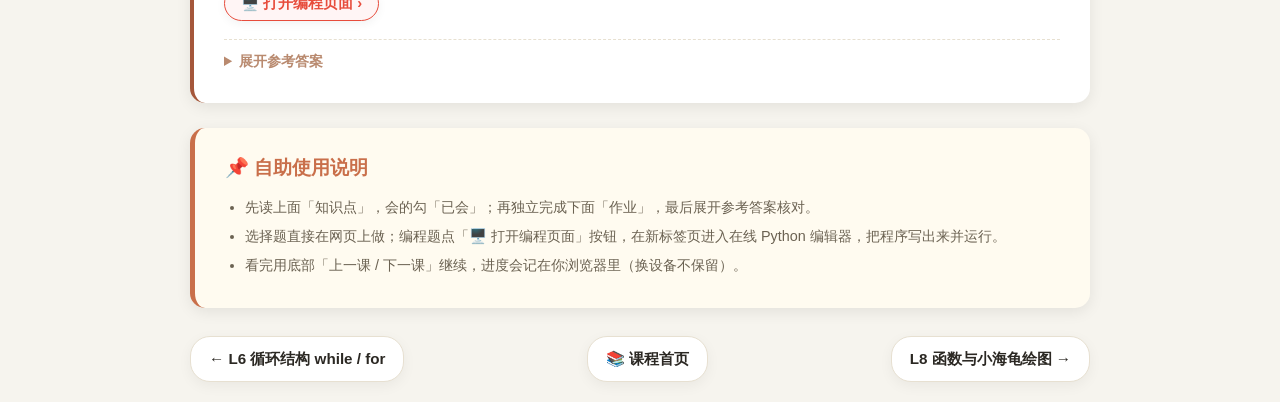
<file: lesson-7.html>
<!DOCTYPE html>
<html lang="zh-CN">
<head>
<meta charset="UTF-8">
<meta name="viewport" content="width=device-width, initial-scale=1.0">
<title>L7 字符串与列表的操作 · 知识点与作业</title>
<link rel="stylesheet" href="site.css">
<style>:root { --page-accent: #e74c3c; --page-soft: #fff5f5; }</style>
</head>
<body>
<div class="container">
<div class="topbar">
<a href="index.html" class="back-nav">← 返回课程首页</a>
<div class="prog"><div class="prog-fill" id="progfill"></div><span id="progtext"></span></div>
</div>

<div class="page-header">
<div class="module-tag">L7 · 第 7 课</div>
<h1>字符串与列表的操作</h1>
<p>共有操作、split/join、字符串与列表互转</p>
</div>

<div class="content-card features-card">
<div class="section-title">🎯 本节目标</div>
<ul class="feature-list"><li>掌握字符串与列表共有操作：+ * 切片 in for</li>
<li>掌握字符串特有操作：split() join() strip()，翻转用切片</li>
<li>掌握列表特有操作：reverse() remove()</li>
<li>会在字符串与列表间转换</li></ul>
</div>

<h2 class="sec-head">📖 知识点 <span class="sechint">读一读，会的就点「已会」</span></h2>
<div class="content-card step-card">
<div class="section-title"><span class="step-num">知识点 1</span>共有操作<label class="done"><input type="checkbox" data-ls="nctl1_L7_k1"> 已会</label></div>
<div class="meta-tip">💡 都一样能：+ 拼、* 复制、切片、用 in 问在不在。</div>
<p class="hint">字符串和列表很多操作是一样的。</p>
<div class="code-block"><pre>s = <span class="s">"帅气的方块鸟"</span>
lst = [<span class="n">1</span>, <span class="n">2</span>, <span class="n">3</span>]
print(s + <span class="s">"老师们"</span>)   <span class="c"># 字符串拼接</span>
print(lst + [<span class="n">4</span>, <span class="n">5</span>])   <span class="c"># 列表拼接</span>
print(<span class="s">"红"</span> * <span class="n">3</span>)         <span class="c"># 红红红</span>
print(<span class="n">2</span> <span class="k">in</span> lst)        <span class="c"># True</span>
print(<span class="s">"块"</span> <span class="k">in</span> s)       <span class="c"># True</span></pre></div>
<p class="note-text">拼接/重复生成新对象，原数组不变；in 做成员判断。</p>
</div>
<div class="content-card step-card">
<div class="section-title"><span class="step-num">知识点 2</span>字符串属性<label class="done"><input type="checkbox" data-ls="nctl1_L7_k2"> 已会</label></div>
<div class="meta-tip">💡 字符串是『不能改』的，只能靠方法或切片得到新字符串。</div>
<p class="hint">字符串不可变，但有很多方法。</p>
<div class="code-block"><pre>s = <span class="s">"a,b,c"</span>
print(s.split(<span class="s">","</span>))       <span class="c"># ["a","b","c"]（拆成列表）</span>
print(<span class="s">"-"</span>.join([<span class="s">"a"</span>,<span class="s">"b"</span>]))  <span class="c"># "a-b"（拼回字符串）</span>
print(<span class="s">"  abc  "</span>.strip())     <span class="c"># "abc"（去空格）</span>
print(<span class="s">"方块鸟"</span>[::-<span class="n">1</span>])        <span class="c"># 鸟块方（翻转用切片）</span>
<span class="c"># "方块鸟"[0]="x"  # 报错！字符串不可改</span></pre></div>
<p class="note-text">split() 字符串→列表；join() 列表→字符串，方向相反要记牢。</p>
</div>
<div class="content-card step-card">
<div class="section-title"><span class="step-num">知识点 3</span>列表属性<label class="done"><input type="checkbox" data-ls="nctl1_L7_k3"> 已会</label></div>
<div class="meta-tip">💡 列表是『可变』的，能直接改、能就地排序反转。</div>
<p class="hint">列表可变，方法就地修改。</p>
<div class="code-block"><pre>lst = [<span class="n">1</span>, <span class="n">2</span>, <span class="n">3</span>, <span class="n">4</span>, <span class="n">5</span>]
lst.reverse()    <span class="c"># 就地反转</span>
print(lst)       <span class="c"># [5,4,3,2,1]</span>
lst.append(<span class="n">6</span>)
lst.insert(<span class="n">0</span>, <span class="n">0</span>)
lst.remove(<span class="n">5</span>)    <span class="c"># 删第一个出现的 5</span>
print(lst)</pre></div>
<p class="note-text">remove(x) 删第一个匹配值；列表没有值会报错。</p>
</div>
<div class="content-card step-card">
<div class="section-title"><span class="step-num">知识点 4</span>字符串 ↔ 列表<label class="done"><input type="checkbox" data-ls="nctl1_L7_k4"> 已会</label></div>
<div class="meta-tip">💡 split 把一句话拆成一份份；join 把一份份拼回一句话。</div>
<p class="hint">处理文本和数据组时经常互转。</p>
<div class="code-block"><pre>s = <span class="s">"1-2,3-4,5-6"</span>
print(list(s))          <span class="c"># 逐字符拆</span>
print(s.split(<span class="s">","</span>))     <span class="c"># ["1-2","3-4","5-6"]</span>
print(s.split(<span class="s">"-"</span>))     <span class="c"># ["1","2,3","4,5","6"]</span>

lst = [<span class="s">"我有"</span>, <span class="s">"1只"</span>, <span class="s">"小毛驴"</span>]
print(<span class="s">""</span>.join(lst))     <span class="c"># 我有1只小毛驴</span>
print(<span class="s">"_"</span>.join(lst))    <span class="c"># 我有_1只_小毛驴</span></pre></div>
<p class="note-text">列表里若有数字，join 前要先 map(str, 列表) 转字符串。</p>
</div>
<div class="content-card step-card">
<div class="section-title"><span class="step-num">知识点 5</span>处理数字字符串<label class="done"><input type="checkbox" data-ls="nctl1_L7_k5"> 已会</label></div>
<div class="meta-tip">💡 先 split 拆开，再 map(int) 变数字，sort 排序，join 拼回去。</div>
<p class="hint">拆、转、排序、拼。</p>
<div class="code-block"><pre>s = <span class="s">"2*4*5*1*27*3*9"</span>
nums = s.split(<span class="s">"*"</span>)
nums = list(map(int, nums))
print(max(nums), min(nums))   <span class="c"># 27 1</span>
nums.sort()
print(<span class="s">"-"</span>.join(map(str, nums)))  <span class="c"># 1-2-3-4-5-9-27</span></pre></div>
<p class="note-text">map(int, 列表) 转整数，map(str, 列表) 转字符串。</p>
</div>
<div class="teacher-note"><div class="section-title">📌 老师注记</div><ul class="feature-list"><li><strong>要点：</strong>把字符串和列表放一起对比着讲，孩子更容易抓住『共性』和『区别』。</li>
<li><strong>要点：</strong>split/join 的方向多看几遍就会，多举例子。</li>
<li><strong>常见错误：</strong>试图改字符串的某个字符（字符串不可变）报错。</li>
<li><strong>常见错误：</strong>把 split() 的结果当字符串用（其实是列表）。</li>
</ul></div>

<h2 class="sec-head">📝 本课作业 <label class="done"><input type="checkbox" data-ls="nctl1_L7_hw"> 作业已完成</label></h2>
<div class="content-card hw-card"><div class="section-title">第 1 题</div><p class="q-text">阅读程序，选项中描述错误的是（　）。
str_a = "Python"
str_b = "computer"
str_c = str_a[2:4] + str_b[1:3]
str_d = str_a[-1:-5:-2]
print(str_c)
print(str_d)</p><ul class="options"><li><span class="opt">A.</span>  str_a 和 str_b 的数据类型都是字符串</li>
<li><span class="opt">B.</span>  第 5 行输出 "thom"</li>
<li><span class="opt">C.</span>  第 6 行输出 "my"</li>
<li><span class="opt">D.</span>  第 7 行输出结果为 6</li></ul><details class="answer-details"><summary>展开参考答案</summary><div class="answer"><strong>答案：</strong>C</div><div class="explain">str_d=str_a[-1:-5:-2]，即从后往前隔一个取，str_a='Python'，结果是 'noy' 之类，不是 'my'（取决于方向），该选项错误。</div></details></div>
<div class="content-card hw-card"><div class="section-title">第 2 题</div><p class="q-text">下列选项中，属于列表的是（　）。</p><ul class="options"><li><span class="opt">A.</span>  "red"</li>
<li><span class="opt">B.</span>  [1, 2, 3]</li>
<li><span class="opt">C.</span>  3.14</li>
<li><span class="opt">D.</span>  True</li></ul><details class="answer-details"><summary>展开参考答案</summary><div class="answer"><strong>答案：</strong>B</div><div class="explain">列表用方括号 []，B 是列表。</div></details></div>
<div class="content-card hw-card"><div class="section-title">第 3 题</div><p class="q-text">字符串 s = "帅气的方块鸟老师们"，用切片取出“方块鸟”。</p><a class="code-btn" href="https://turtle.codemao.cn/editor/python_web/" target="_blank" rel="noopener" title="点击在新标签页打开在线 Python 编辑并编写程序">🖥️ 打开编程页面 ›</a><details class="answer-details"><summary>展开参考答案</summary><div class="answer"><strong>答案：</strong>s = "帅气的方块鸟老师们"
print(s[3:-3])  # 方块鸟</div><div class="explain">“帅气的”占 3 个字符，[:]，左闭右开。</div></details></div>
<div class="content-card hw-card"><div class="section-title">第 4 题</div><p class="q-text">处理字符串 "2*4*5*1*27*3*9"：输出最大值、最小值，以及排序后用“-”连接的结果。</p><a class="code-btn" href="https://turtle.codemao.cn/editor/python_web/" target="_blank" rel="noopener" title="点击在新标签页打开在线 Python 编辑并编写程序">🖥️ 打开编程页面 ›</a><details class="answer-details"><summary>展开参考答案</summary><div class="answer"><strong>答案：</strong>s = "2*4*5*1*27*3*9"
nums = list(map(int, s.split("*")))
print(max(nums), min(nums))
nums.sort()
print("-".join(map(str, nums)))  # 1-2-3-4-5-9-27</div><div class="explain">split 拆成列表，map(int) 转整数，sorted 再用 join 连接。</div></details></div>

<div class="note-card">
<h2>📌 自助使用说明</h2>
<ul>
<li>先读上面「知识点」，会的勾「已会」；再独立完成下面「作业」，最后展开参考答案核对。</li>
<li>选择题直接在网页上做；编程题点「🖥️ 打开编程页面」按钮，在新标签页进入在线 Python 编辑器，把程序写出来并运行。</li>
<li>看完用底部「上一课 / 下一课」继续，进度会记在你浏览器里（换设备不保留）。</li>
</ul>
</div>

<div class="lesson-nav">
<a href="lesson-6.html" class="lnav">← L6 循环结构 while / for</a>
<a href="index.html" class="lnav mid">📚 课程首页</a>
<a href="lesson-8.html" class="lnav">L8 函数与小海龟绘图 →</a>
</div>
</div>
<button class="back-to-top" onclick="window.scrollTo({top: 0, behavior: 'smooth'})">↑</button>
<script>
(function(){
  function g(k){try{return localStorage.getItem(k)}catch(e){return null}}
  function s(k,v){try{localStorage.setItem(k,v)}catch(e){}}
  var key=function(c){return c.getAttribute('data-ls')||c.getAttribute('data-prog')};
  // 知识点/作业 已会打勾
  var cbs=[].slice.call(document.querySelectorAll('input[type=checkbox][data-ls]'));
  var kh=cbs.filter(function(c){return (c.getAttribute('data-ls')||'').indexOf('_k')>=0});
  cbs.forEach(function(c){
    var k=c.getAttribute('data-ls');
    if(g(k)==='1') c.checked=true;
    c.addEventListener('change',function(){ s(k, c.checked?'1':'0'); update(); });
  });
  function update(){
    var total=kh.length, done=kh.filter(function(c){return c.checked}).length;
    var fill=document.getElementById('progfill'), txt=document.getElementById('progtext');
    if(fill) fill.style.width=(total?(done/total*100):0)+'%';
    if(txt) txt.textContent='已会 '+done+' / '+total+' 个知识点';
  }
  update();
  // 首页：各课进度徽标
  document.querySelectorAll('[data-prog]').forEach(function(el){
    var key=el.getAttribute('data-prog'); var n=parseInt(el.getAttribute('data-total')||'0'); var d=0;
    for(var i=1;i<=n;i++){ if(g(key+'_k'+i)==='1') d++; }
    if(d>0){ el.textContent='已会 '+d+'/'+n; el.classList.add('on'); }
  });
})();
</script>
</body>
</html>
</file>
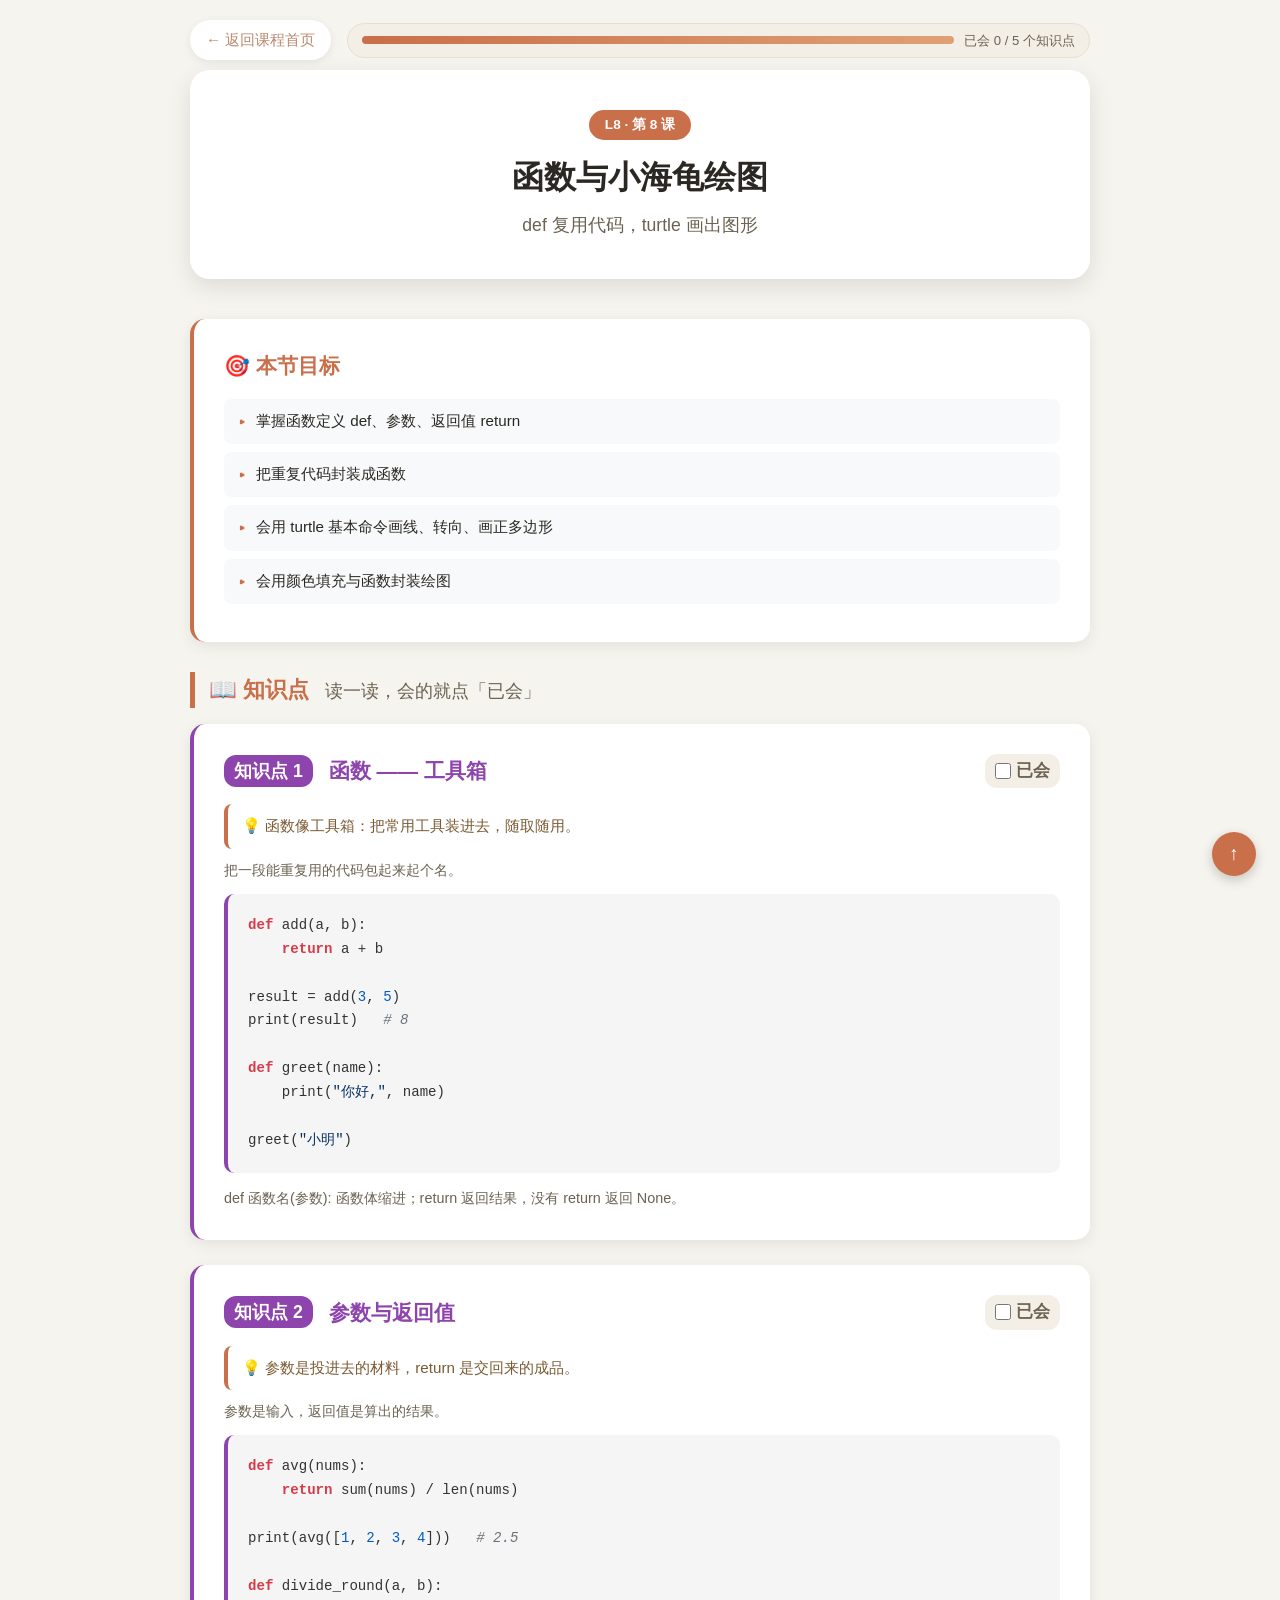
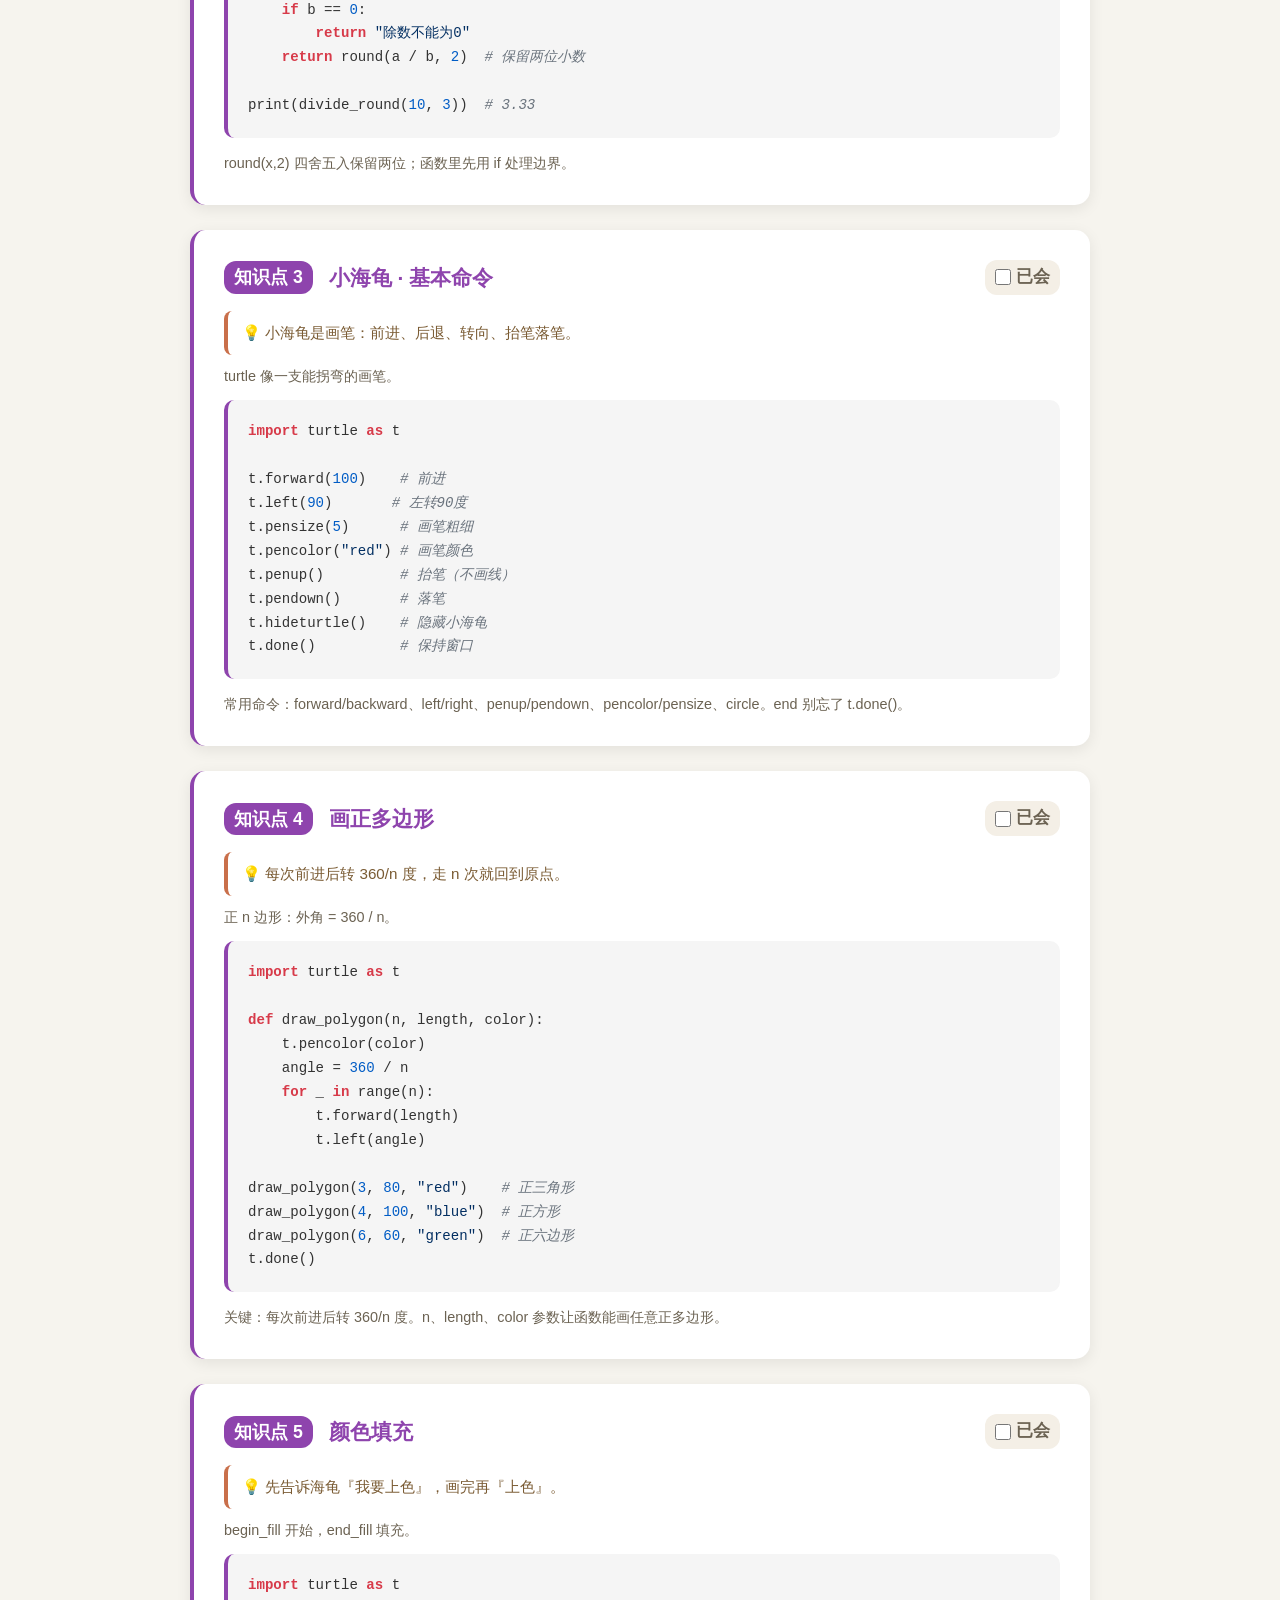
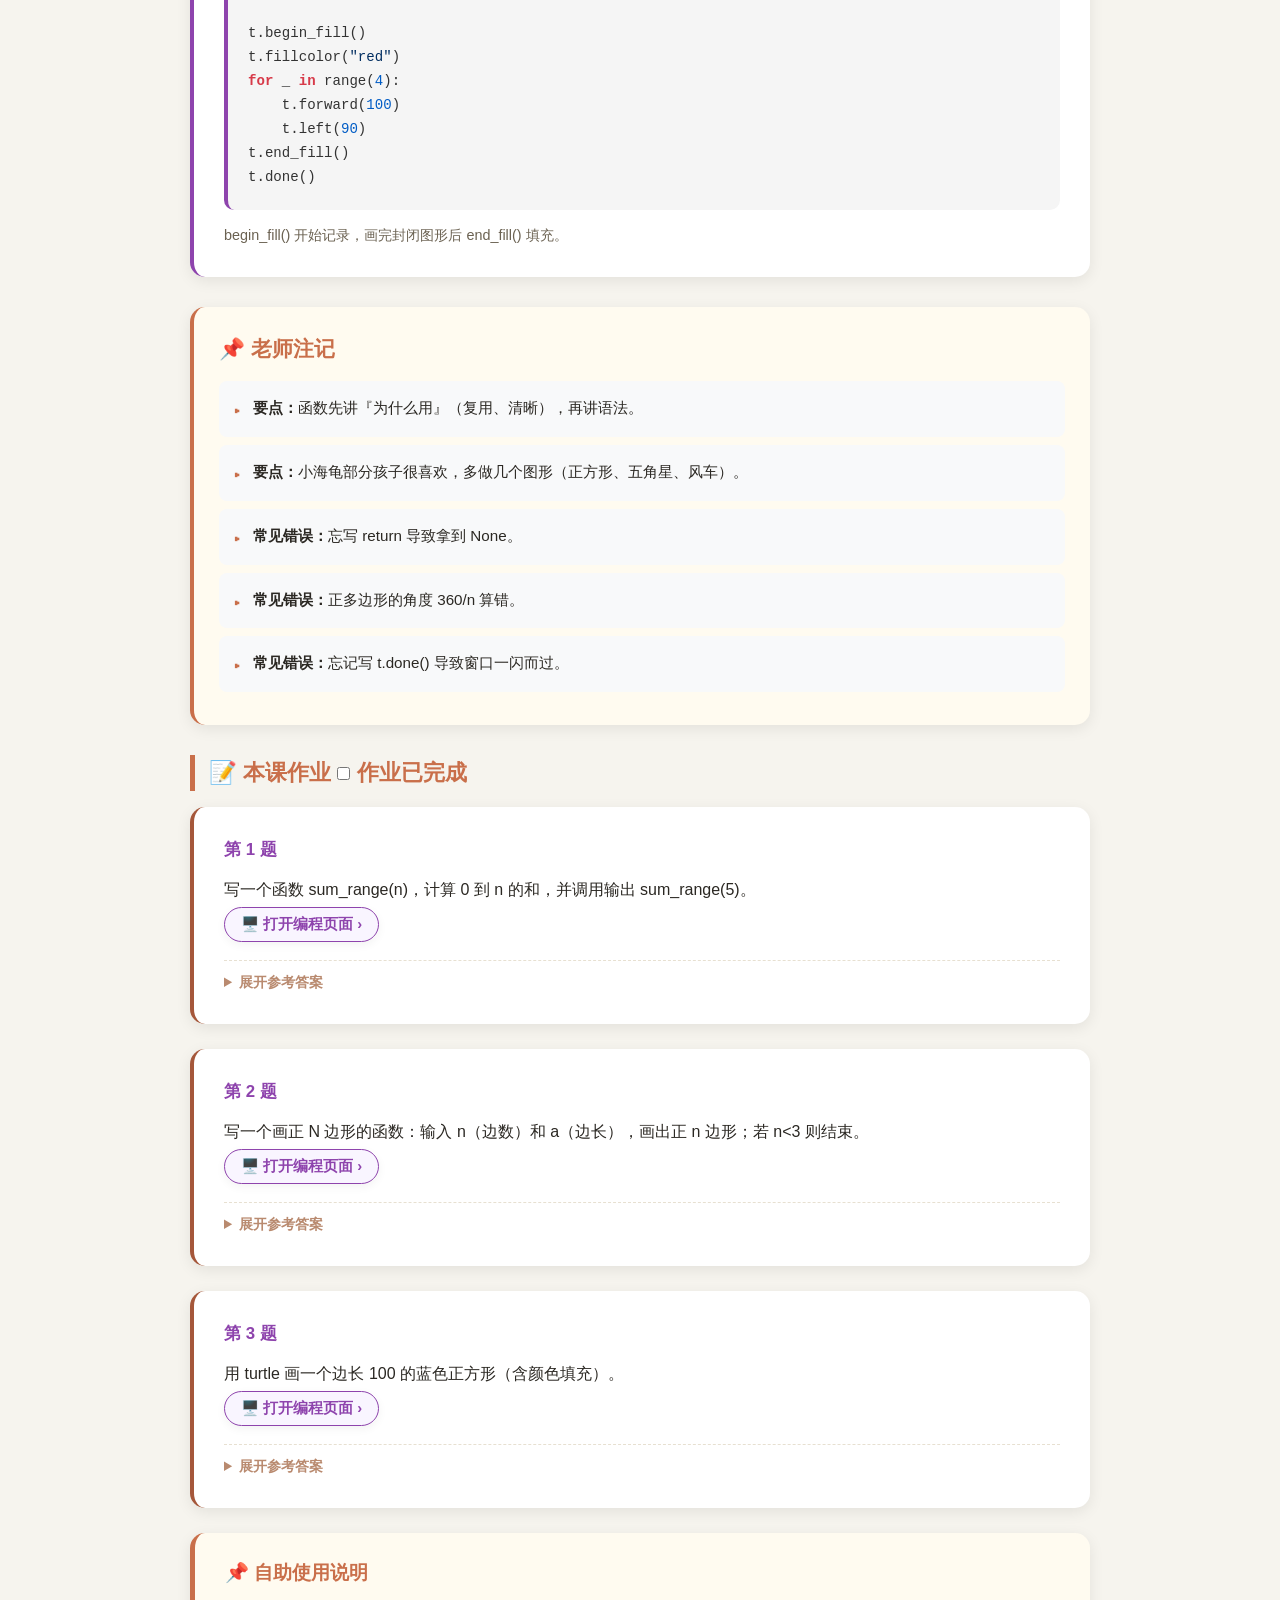
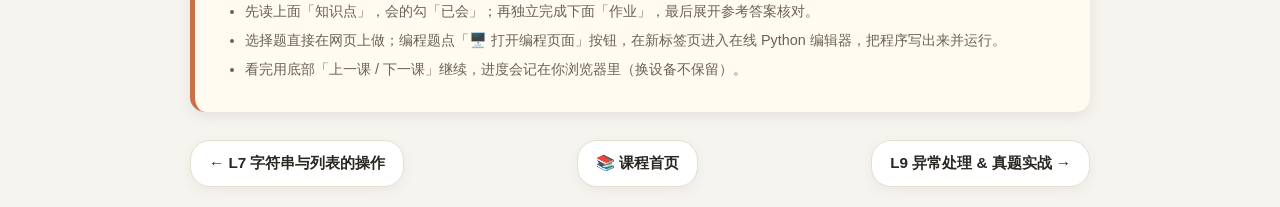
<file: lesson-8.html>
<!DOCTYPE html>
<html lang="zh-CN">
<head>
<meta charset="UTF-8">
<meta name="viewport" content="width=device-width, initial-scale=1.0">
<title>L8 函数与小海龟绘图 · 知识点与作业</title>
<link rel="stylesheet" href="site.css">
<style>:root { --page-accent: #8e44ad; --page-soft: #f9f5ff; }</style>
</head>
<body>
<div class="container">
<div class="topbar">
<a href="index.html" class="back-nav">← 返回课程首页</a>
<div class="prog"><div class="prog-fill" id="progfill"></div><span id="progtext"></span></div>
</div>

<div class="page-header">
<div class="module-tag">L8 · 第 8 课</div>
<h1>函数与小海龟绘图</h1>
<p>def 复用代码，turtle 画出图形</p>
</div>

<div class="content-card features-card">
<div class="section-title">🎯 本节目标</div>
<ul class="feature-list"><li>掌握函数定义 def、参数、返回值 return</li>
<li>把重复代码封装成函数</li>
<li>会用 turtle 基本命令画线、转向、画正多边形</li>
<li>会用颜色填充与函数封装绘图</li></ul>
</div>

<h2 class="sec-head">📖 知识点 <span class="sechint">读一读，会的就点「已会」</span></h2>
<div class="content-card step-card">
<div class="section-title"><span class="step-num">知识点 1</span>函数 —— 工具箱<label class="done"><input type="checkbox" data-ls="nctl1_L8_k1"> 已会</label></div>
<div class="meta-tip">💡 函数像工具箱：把常用工具装进去，随取随用。</div>
<p class="hint">把一段能重复用的代码包起来起个名。</p>
<div class="code-block"><pre><span class="k">def</span> add(a, b):
    <span class="k">return</span> a + b

result = add(<span class="n">3</span>, <span class="n">5</span>)
print(result)   <span class="c"># 8</span>

<span class="k">def</span> greet(name):
    print(<span class="s">"你好,"</span>, name)

greet(<span class="s">"小明"</span>)</pre></div>
<p class="note-text">def 函数名(参数): 函数体缩进；return 返回结果，没有 return 返回 None。</p>
</div>
<div class="content-card step-card">
<div class="section-title"><span class="step-num">知识点 2</span>参数与返回值<label class="done"><input type="checkbox" data-ls="nctl1_L8_k2"> 已会</label></div>
<div class="meta-tip">💡 参数是投进去的材料，return 是交回来的成品。</div>
<p class="hint">参数是输入，返回值是算出的结果。</p>
<div class="code-block"><pre><span class="k">def</span> avg(nums):
    <span class="k">return</span> sum(nums) / len(nums)

print(avg([<span class="n">1</span>, <span class="n">2</span>, <span class="n">3</span>, <span class="n">4</span>]))   <span class="c"># 2.5</span>

<span class="k">def</span> divide_round(a, b):
    <span class="k">if</span> b == <span class="n">0</span>:
        <span class="k">return</span> <span class="s">"除数不能为0"</span>
    <span class="k">return</span> round(a / b, <span class="n">2</span>)  <span class="c"># 保留两位小数</span>

print(divide_round(<span class="n">10</span>, <span class="n">3</span>))  <span class="c"># 3.33</span></pre></div>
<p class="note-text">round(x,2) 四舍五入保留两位；函数里先用 if 处理边界。</p>
</div>
<div class="content-card step-card">
<div class="section-title"><span class="step-num">知识点 3</span>小海龟 · 基本命令<label class="done"><input type="checkbox" data-ls="nctl1_L8_k3"> 已会</label></div>
<div class="meta-tip">💡 小海龟是画笔：前进、后退、转向、抬笔落笔。</div>
<p class="hint">turtle 像一支能拐弯的画笔。</p>
<div class="code-block"><pre><span class="k">import</span> turtle <span class="k">as</span> t

t.forward(<span class="n">100</span>)    <span class="c"># 前进</span>
t.left(<span class="n">90</span>)       <span class="c"># 左转90度</span>
t.pensize(<span class="n">5</span>)      <span class="c"># 画笔粗细</span>
t.pencolor(<span class="s">"red"</span>) <span class="c"># 画笔颜色</span>
t.penup()         <span class="c"># 抬笔（不画线）</span>
t.pendown()       <span class="c"># 落笔</span>
t.hideturtle()    <span class="c"># 隐藏小海龟</span>
t.done()          <span class="c"># 保持窗口</span></pre></div>
<p class="note-text">常用命令：forward/backward、left/right、penup/pendown、pencolor/pensize、circle。end 别忘了 t.done()。</p>
</div>
<div class="content-card step-card">
<div class="section-title"><span class="step-num">知识点 4</span>画正多边形<label class="done"><input type="checkbox" data-ls="nctl1_L8_k4"> 已会</label></div>
<div class="meta-tip">💡 每次前进后转 360/n 度，走 n 次就回到原点。</div>
<p class="hint">正 n 边形：外角 = 360 / n。</p>
<div class="code-block"><pre><span class="k">import</span> turtle <span class="k">as</span> t

<span class="k">def</span> draw_polygon(n, length, color):
    t.pencolor(color)
    angle = <span class="n">360</span> / n
    <span class="k">for</span> _ <span class="k">in</span> range(n):
        t.forward(length)
        t.left(angle)

draw_polygon(<span class="n">3</span>, <span class="n">80</span>, <span class="s">"red"</span>)    <span class="c"># 正三角形</span>
draw_polygon(<span class="n">4</span>, <span class="n">100</span>, <span class="s">"blue"</span>)  <span class="c"># 正方形</span>
draw_polygon(<span class="n">6</span>, <span class="n">60</span>, <span class="s">"green"</span>)  <span class="c"># 正六边形</span>
t.done()</pre></div>
<p class="note-text">关键：每次前进后转 360/n 度。n、length、color 参数让函数能画任意正多边形。</p>
</div>
<div class="content-card step-card">
<div class="section-title"><span class="step-num">知识点 5</span>颜色填充<label class="done"><input type="checkbox" data-ls="nctl1_L8_k5"> 已会</label></div>
<div class="meta-tip">💡 先告诉海龟『我要上色』，画完再『上色』。</div>
<p class="hint">begin_fill 开始，end_fill 填充。</p>
<div class="code-block"><pre><span class="k">import</span> turtle <span class="k">as</span> t

t.begin_fill()
t.fillcolor(<span class="s">"red"</span>)
<span class="k">for</span> _ <span class="k">in</span> range(<span class="n">4</span>):
    t.forward(<span class="n">100</span>)
    t.left(<span class="n">90</span>)
t.end_fill()
t.done()</pre></div>
<p class="note-text">begin_fill() 开始记录，画完封闭图形后 end_fill() 填充。</p>
</div>
<div class="teacher-note"><div class="section-title">📌 老师注记</div><ul class="feature-list"><li><strong>要点：</strong>函数先讲『为什么用』（复用、清晰），再讲语法。</li>
<li><strong>要点：</strong>小海龟部分孩子很喜欢，多做几个图形（正方形、五角星、风车）。</li>
<li><strong>常见错误：</strong>忘写 return 导致拿到 None。</li>
<li><strong>常见错误：</strong>正多边形的角度 360/n 算错。</li>
<li><strong>常见错误：</strong>忘记写 t.done() 导致窗口一闪而过。</li>
</ul></div>

<h2 class="sec-head">📝 本课作业 <label class="done"><input type="checkbox" data-ls="nctl1_L8_hw"> 作业已完成</label></h2>
<div class="content-card hw-card"><div class="section-title">第 1 题</div><p class="q-text">写一个函数 sum_range(n)，计算 0 到 n 的和，并调用输出 sum_range(5)。</p><a class="code-btn" href="https://turtle.codemao.cn/editor/python_web/" target="_blank" rel="noopener" title="点击在新标签页打开在线 Python 编辑并编写程序">🖥️ 打开编程页面 ›</a><details class="answer-details"><summary>展开参考答案</summary><div class="answer"><strong>答案：</strong>def sum_range(n):
    return sum(range(n + 1))

print(sum_range(5))  # 15</div><div class="explain">range(n+1) 生成 0~n。</div></details></div>
<div class="content-card hw-card"><div class="section-title">第 2 题</div><p class="q-text">写一个画正 N 边形的函数：输入 n（边数）和 a（边长），画出正 n 边形；若 n&lt;3 则结束。</p><a class="code-btn" href="https://turtle.codemao.cn/editor/python_web/" target="_blank" rel="noopener" title="点击在新标签页打开在线 Python 编辑并编写程序">🖥️ 打开编程页面 ›</a><details class="answer-details"><summary>展开参考答案</summary><div class="answer"><strong>答案：</strong>import turtle as t

def draw_polygon(n, a):
    if n &lt; 3:
        return
    angle = 360 / n
    for _ in range(n):
        t.forward(a)
        t.left(angle)

n, a = int(input()), int(input())
draw_polygon(n, a)
t.done()</div><div class="explain">n=3 画正三角形，n=4 画正方形；n&lt;3 直接结束。</div></details></div>
<div class="content-card hw-card"><div class="section-title">第 3 题</div><p class="q-text">用 turtle 画一个边长 100 的蓝色正方形（含颜色填充）。</p><a class="code-btn" href="https://turtle.codemao.cn/editor/python_web/" target="_blank" rel="noopener" title="点击在新标签页打开在线 Python 编辑并编写程序">🖥️ 打开编程页面 ›</a><details class="answer-details"><summary>展开参考答案</summary><div class="answer"><strong>答案：</strong>import turtle as t
t.pencolor("blue")
t.begin_fill()
t.fillcolor("blue")
for _ in range(4):
    t.forward(100)
    t.left(90)
t.end_fill()
t.done()</div><div class="explain">begin_fill()/end_fill() 填充封闭图形。</div></details></div>

<div class="note-card">
<h2>📌 自助使用说明</h2>
<ul>
<li>先读上面「知识点」，会的勾「已会」；再独立完成下面「作业」，最后展开参考答案核对。</li>
<li>选择题直接在网页上做；编程题点「🖥️ 打开编程页面」按钮，在新标签页进入在线 Python 编辑器，把程序写出来并运行。</li>
<li>看完用底部「上一课 / 下一课」继续，进度会记在你浏览器里（换设备不保留）。</li>
</ul>
</div>

<div class="lesson-nav">
<a href="lesson-7.html" class="lnav">← L7 字符串与列表的操作</a>
<a href="index.html" class="lnav mid">📚 课程首页</a>
<a href="lesson-9.html" class="lnav">L9 异常处理 &amp; 真题实战 →</a>
</div>
</div>
<button class="back-to-top" onclick="window.scrollTo({top: 0, behavior: 'smooth'})">↑</button>
<script>
(function(){
  function g(k){try{return localStorage.getItem(k)}catch(e){return null}}
  function s(k,v){try{localStorage.setItem(k,v)}catch(e){}}
  var key=function(c){return c.getAttribute('data-ls')||c.getAttribute('data-prog')};
  // 知识点/作业 已会打勾
  var cbs=[].slice.call(document.querySelectorAll('input[type=checkbox][data-ls]'));
  var kh=cbs.filter(function(c){return (c.getAttribute('data-ls')||'').indexOf('_k')>=0});
  cbs.forEach(function(c){
    var k=c.getAttribute('data-ls');
    if(g(k)==='1') c.checked=true;
    c.addEventListener('change',function(){ s(k, c.checked?'1':'0'); update(); });
  });
  function update(){
    var total=kh.length, done=kh.filter(function(c){return c.checked}).length;
    var fill=document.getElementById('progfill'), txt=document.getElementById('progtext');
    if(fill) fill.style.width=(total?(done/total*100):0)+'%';
    if(txt) txt.textContent='已会 '+done+' / '+total+' 个知识点';
  }
  update();
  // 首页：各课进度徽标
  document.querySelectorAll('[data-prog]').forEach(function(el){
    var key=el.getAttribute('data-prog'); var n=parseInt(el.getAttribute('data-total')||'0'); var d=0;
    for(var i=1;i<=n;i++){ if(g(key+'_k'+i)==='1') d++; }
    if(d>0){ el.textContent='已会 '+d+'/'+n; el.classList.add('on'); }
  });
})();
</script>
</body>
</html>
</file>
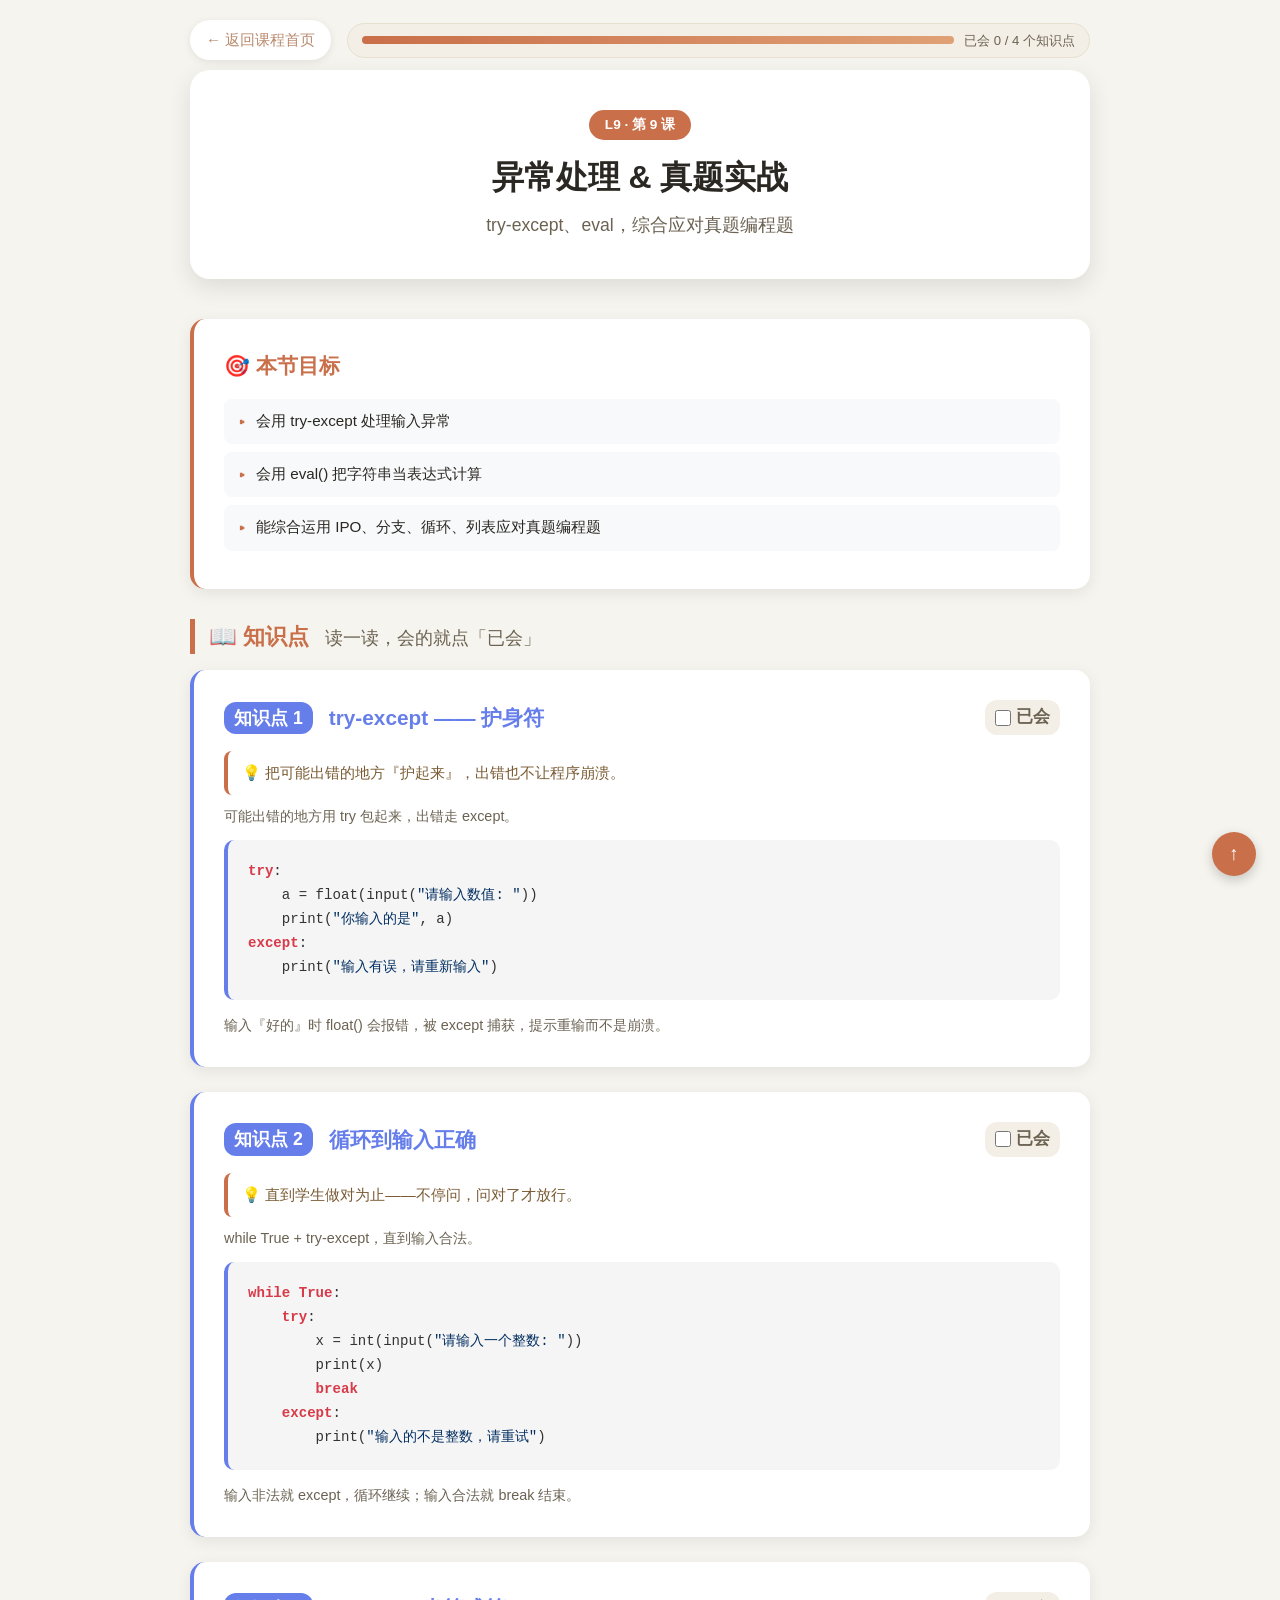
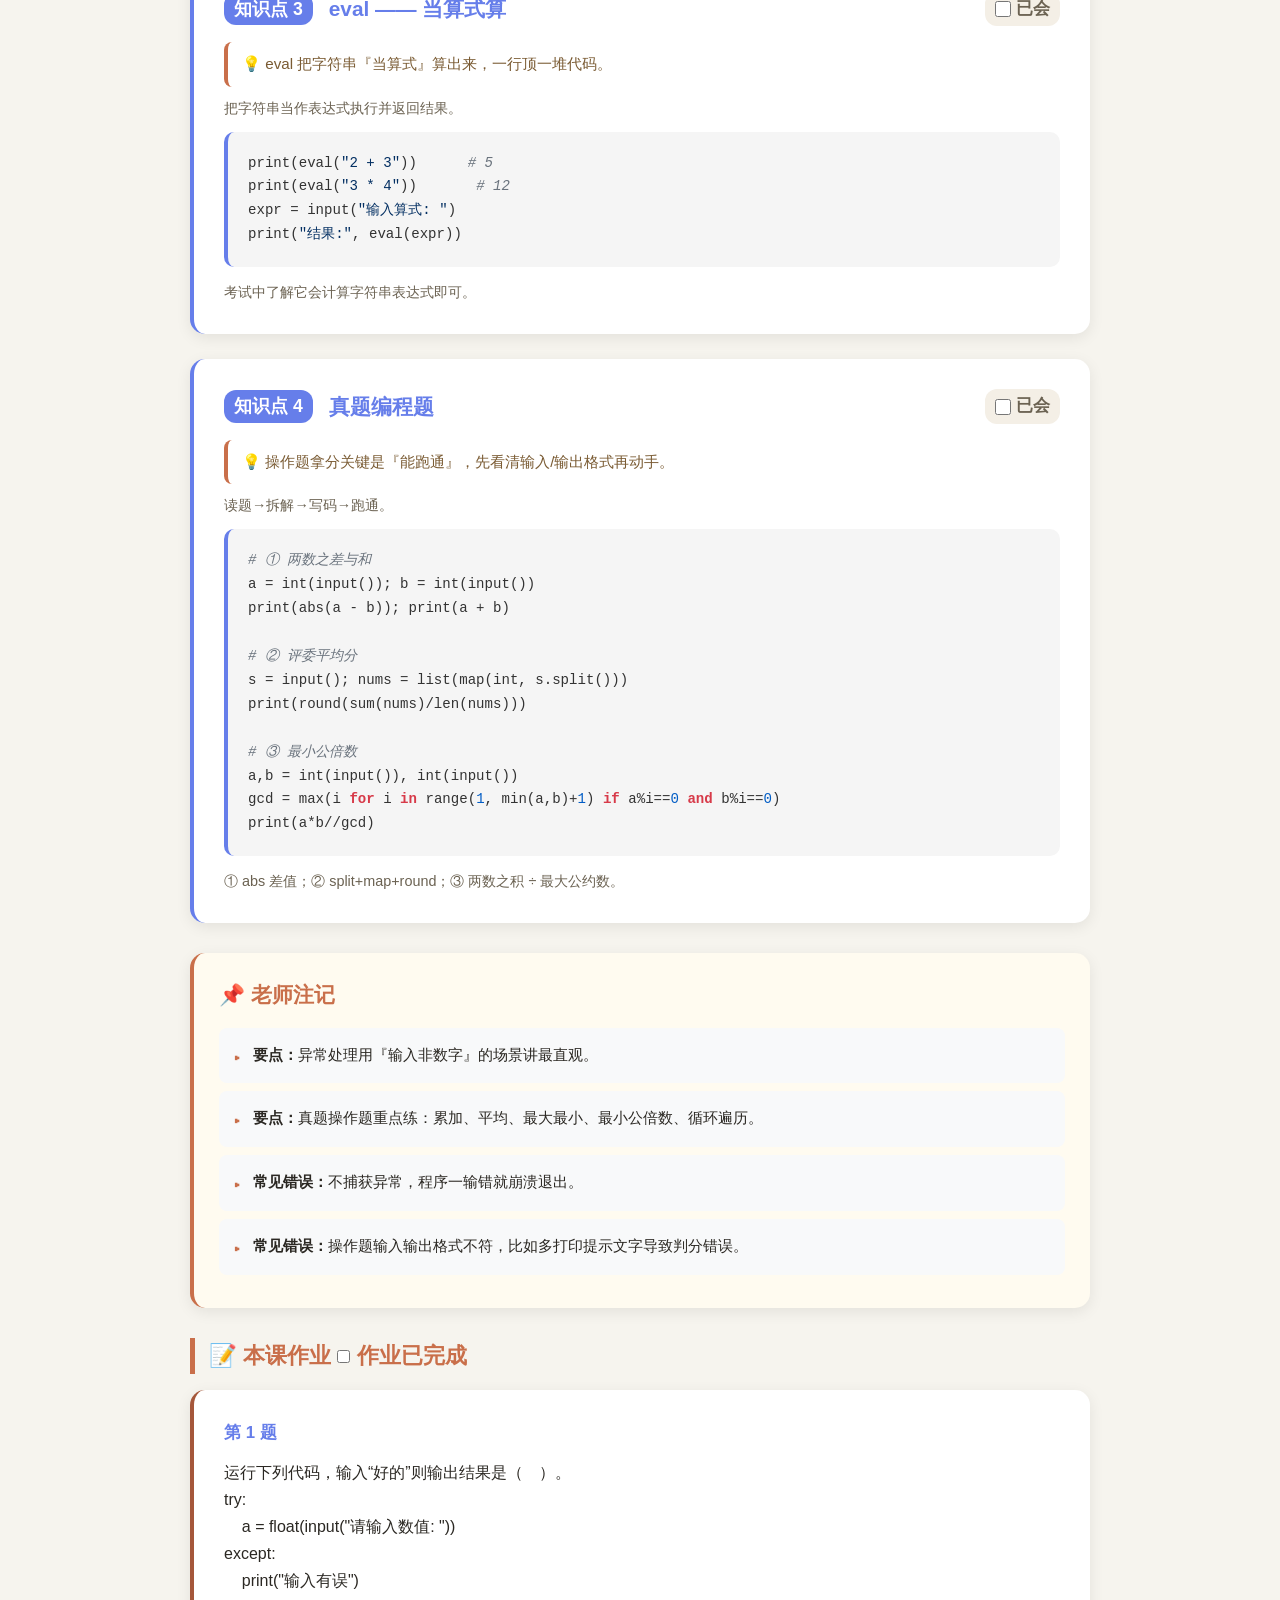
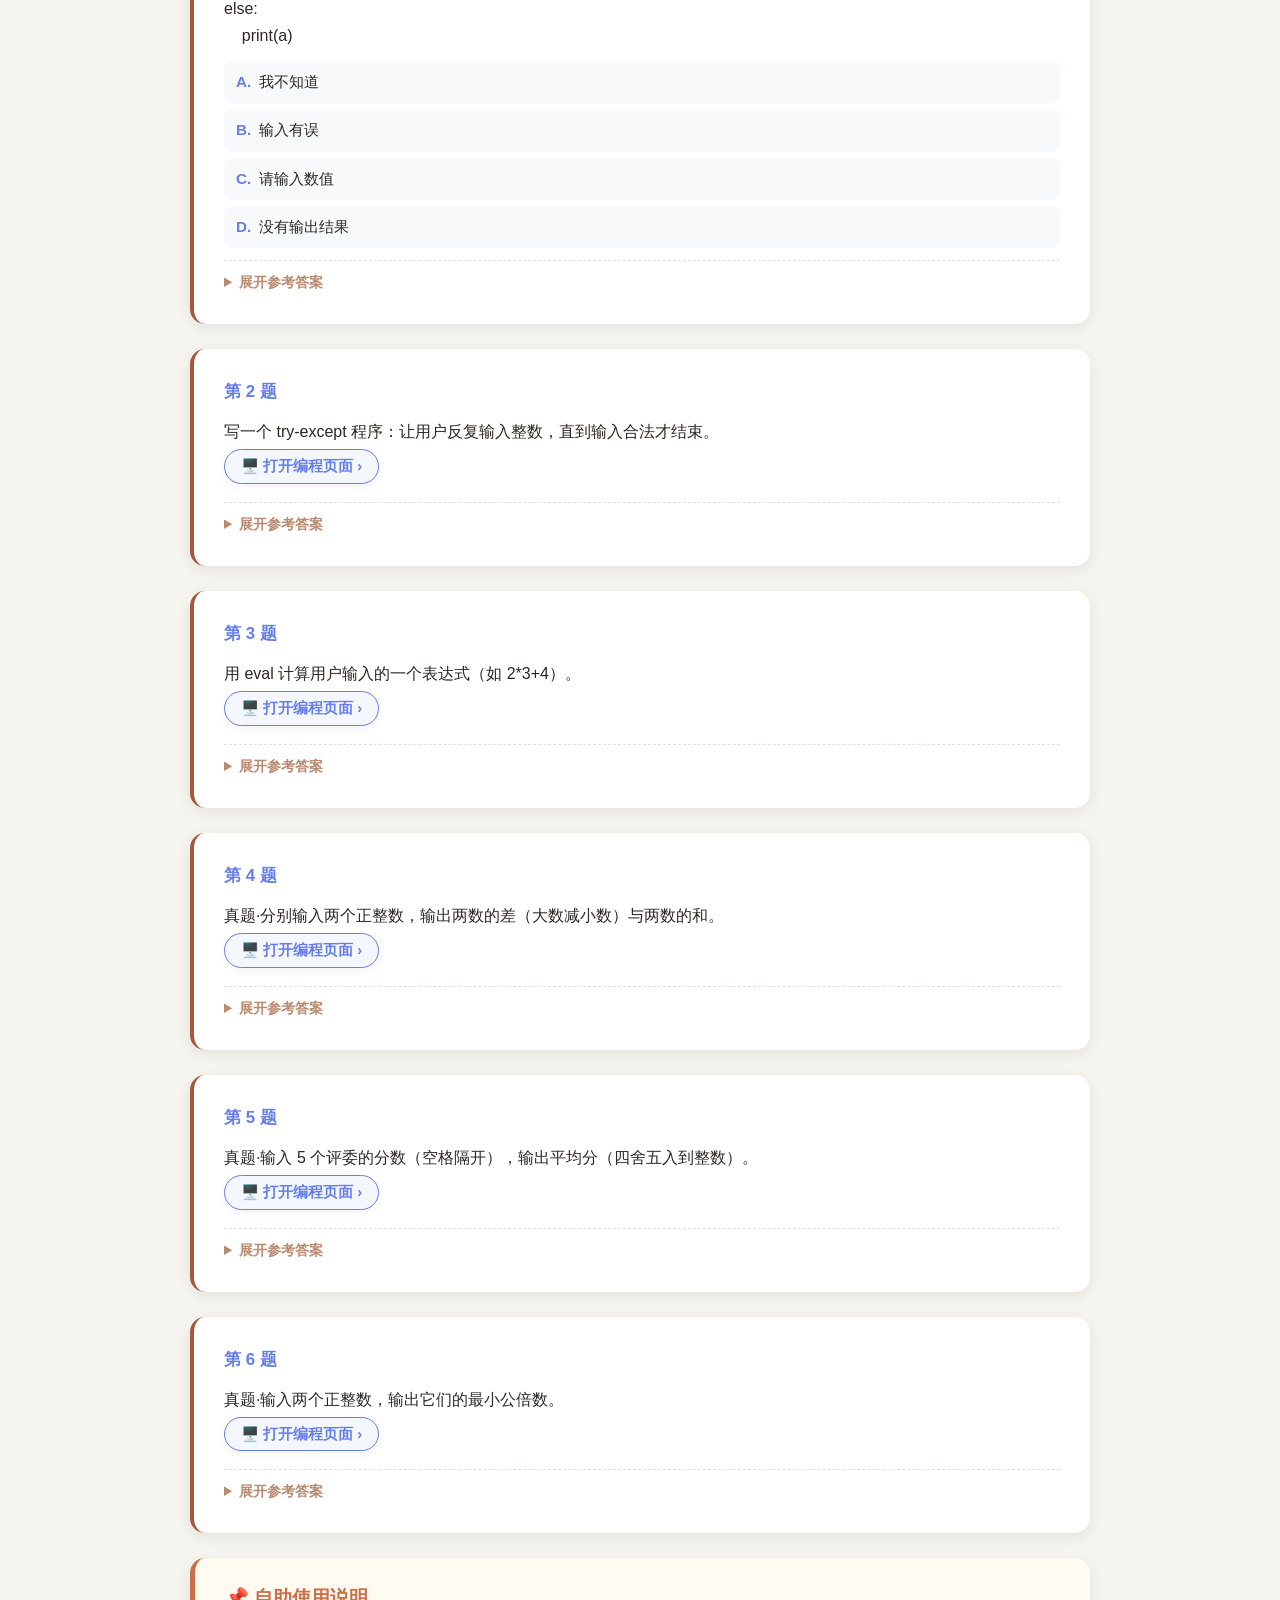
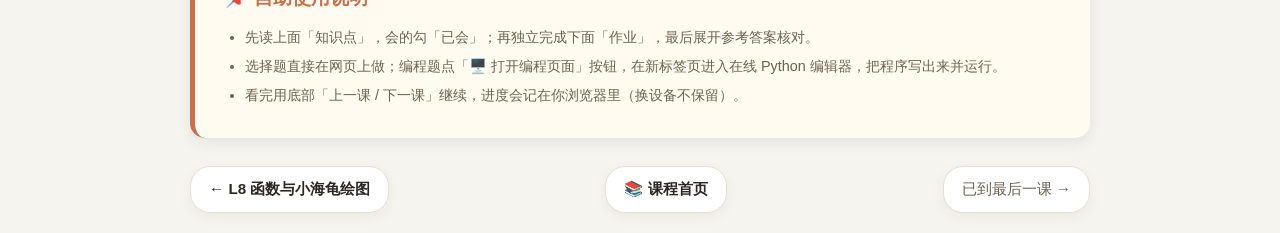
<file: lesson-9.html>
<!DOCTYPE html>
<html lang="zh-CN">
<head>
<meta charset="UTF-8">
<meta name="viewport" content="width=device-width, initial-scale=1.0">
<title>L9 异常处理 &amp; 真题实战 · 知识点与作业</title>
<link rel="stylesheet" href="site.css">
<style>:root { --page-accent: #667eea; --page-soft: #f5f7ff; }</style>
</head>
<body>
<div class="container">
<div class="topbar">
<a href="index.html" class="back-nav">← 返回课程首页</a>
<div class="prog"><div class="prog-fill" id="progfill"></div><span id="progtext"></span></div>
</div>

<div class="page-header">
<div class="module-tag">L9 · 第 9 课</div>
<h1>异常处理 &amp; 真题实战</h1>
<p>try-except、eval，综合应对真题编程题</p>
</div>

<div class="content-card features-card">
<div class="section-title">🎯 本节目标</div>
<ul class="feature-list"><li>会用 try-except 处理输入异常</li>
<li>会用 eval() 把字符串当表达式计算</li>
<li>能综合运用 IPO、分支、循环、列表应对真题编程题</li></ul>
</div>

<h2 class="sec-head">📖 知识点 <span class="sechint">读一读，会的就点「已会」</span></h2>
<div class="content-card step-card">
<div class="section-title"><span class="step-num">知识点 1</span>try-except —— 护身符<label class="done"><input type="checkbox" data-ls="nctl1_L9_k1"> 已会</label></div>
<div class="meta-tip">💡 把可能出错的地方『护起来』，出错也不让程序崩溃。</div>
<p class="hint">可能出错的地方用 try 包起来，出错走 except。</p>
<div class="code-block"><pre><span class="k">try</span>:
    a = float(input(<span class="s">"请输入数值: "</span>))
    print(<span class="s">"你输入的是"</span>, a)
<span class="k">except</span>:
    print(<span class="s">"输入有误，请重新输入"</span>)</pre></div>
<p class="note-text">输入『好的』时 float() 会报错，被 except 捕获，提示重输而不是崩溃。</p>
</div>
<div class="content-card step-card">
<div class="section-title"><span class="step-num">知识点 2</span>循环到输入正确<label class="done"><input type="checkbox" data-ls="nctl1_L9_k2"> 已会</label></div>
<div class="meta-tip">💡 直到学生做对为止——不停问，问对了才放行。</div>
<p class="hint">while True + try-except，直到输入合法。</p>
<div class="code-block"><pre><span class="k">while</span> <span class="k">True</span>:
    <span class="k">try</span>:
        x = int(input(<span class="s">"请输入一个整数: "</span>))
        print(x)
        <span class="k">break</span>
    <span class="k">except</span>:
        print(<span class="s">"输入的不是整数，请重试"</span>)</pre></div>
<p class="note-text">输入非法就 except，循环继续；输入合法就 break 结束。</p>
</div>
<div class="content-card step-card">
<div class="section-title"><span class="step-num">知识点 3</span>eval —— 当算式算<label class="done"><input type="checkbox" data-ls="nctl1_L9_k3"> 已会</label></div>
<div class="meta-tip">💡 eval 把字符串『当算式』算出来，一行顶一堆代码。</div>
<p class="hint">把字符串当作表达式执行并返回结果。</p>
<div class="code-block"><pre>print(eval(<span class="s">"2 + 3"</span>))      <span class="c"># 5</span>
print(eval(<span class="s">"3 * 4"</span>))       <span class="c"># 12</span>
expr = input(<span class="s">"输入算式: "</span>)
print(<span class="s">"结果:"</span>, eval(expr))</pre></div>
<p class="note-text">考试中了解它会计算字符串表达式即可。</p>
</div>
<div class="content-card step-card">
<div class="section-title"><span class="step-num">知识点 4</span>真题编程题<label class="done"><input type="checkbox" data-ls="nctl1_L9_k4"> 已会</label></div>
<div class="meta-tip">💡 操作题拿分关键是『能跑通』，先看清输入/输出格式再动手。</div>
<p class="hint">读题→拆解→写码→跑通。</p>
<div class="code-block"><pre><span class="c"># ① 两数之差与和</span>
a = int(input()); b = int(input())
print(abs(a - b)); print(a + b)

<span class="c"># ② 评委平均分</span>
s = input(); nums = list(map(int, s.split()))
print(round(sum(nums)/len(nums)))

<span class="c"># ③ 最小公倍数</span>
a,b = int(input()), int(input())
gcd = max(i <span class="k">for</span> i <span class="k">in</span> range(<span class="n">1</span>, min(a,b)+<span class="n">1</span>) <span class="k">if</span> a%i==<span class="n">0</span> <span class="k">and</span> b%i==<span class="n">0</span>)
print(a*b//gcd)</pre></div>
<p class="note-text">① abs 差值；② split+map+round；③ 两数之积 ÷ 最大公约数。</p>
</div>
<div class="teacher-note"><div class="section-title">📌 老师注记</div><ul class="feature-list"><li><strong>要点：</strong>异常处理用『输入非数字』的场景讲最直观。</li>
<li><strong>要点：</strong>真题操作题重点练：累加、平均、最大最小、最小公倍数、循环遍历。</li>
<li><strong>常见错误：</strong>不捕获异常，程序一输错就崩溃退出。</li>
<li><strong>常见错误：</strong>操作题输入输出格式不符，比如多打印提示文字导致判分错误。</li>
</ul></div>

<h2 class="sec-head">📝 本课作业 <label class="done"><input type="checkbox" data-ls="nctl1_L9_hw"> 作业已完成</label></h2>
<div class="content-card hw-card"><div class="section-title">第 1 题</div><p class="q-text">运行下列代码，输入“好的”则输出结果是（　）。
try:
    a = float(input("请输入数值: "))
except:
    print("输入有误")
else:
    print(a)</p><ul class="options"><li><span class="opt">A.</span>  我不知道</li>
<li><span class="opt">B.</span>  输入有误</li>
<li><span class="opt">C.</span>  请输入数值</li>
<li><span class="opt">D.</span>  没有输出结果</li></ul><details class="answer-details"><summary>展开参考答案</summary><div class="answer"><strong>答案：</strong>B</div><div class="explain">float("好的") 会报错，被 except 捕获，输出“输入有误”。</div></details></div>
<div class="content-card hw-card"><div class="section-title">第 2 题</div><p class="q-text">写一个 try-except 程序：让用户反复输入整数，直到输入合法才结束。</p><a class="code-btn" href="https://turtle.codemao.cn/editor/python_web/" target="_blank" rel="noopener" title="点击在新标签页打开在线 Python 编辑并编写程序">🖥️ 打开编程页面 ›</a><details class="answer-details"><summary>展开参考答案</summary><div class="answer"><strong>答案：</strong>while True:
    try:
        x = int(input())
        print(x)
        break
    except:
        print("输入的不是整数，请重试")</div><div class="explain">try 里放可能出错的操作，except 处理异常。</div></details></div>
<div class="content-card hw-card"><div class="section-title">第 3 题</div><p class="q-text">用 eval 计算用户输入的一个表达式（如 2*3+4）。</p><a class="code-btn" href="https://turtle.codemao.cn/editor/python_web/" target="_blank" rel="noopener" title="点击在新标签页打开在线 Python 编辑并编写程序">🖥️ 打开编程页面 ›</a><details class="answer-details"><summary>展开参考答案</summary><div class="answer"><strong>答案：</strong>expr = input("输入算式: ")
print(eval(expr))</div><div class="explain">eval 把字符串当表达式计算。</div></details></div>
<div class="content-card hw-card"><div class="section-title">第 4 题</div><p class="q-text">真题·分别输入两个正整数，输出两数的差（大数减小数）与两数的和。</p><a class="code-btn" href="https://turtle.codemao.cn/editor/python_web/" target="_blank" rel="noopener" title="点击在新标签页打开在线 Python 编辑并编写程序">🖥️ 打开编程页面 ›</a><details class="answer-details"><summary>展开参考答案</summary><div class="answer"><strong>答案：</strong>a = int(input())
b = int(input())
print(max(a, b) - min(a, b))
print(a + b)</div><div class="explain">用 max/min 求大数减小数。</div></details></div>
<div class="content-card hw-card"><div class="section-title">第 5 题</div><p class="q-text">真题·输入 5 个评委的分数（空格隔开），输出平均分（四舍五入到整数）。</p><a class="code-btn" href="https://turtle.codemao.cn/editor/python_web/" target="_blank" rel="noopener" title="点击在新标签页打开在线 Python 编辑并编写程序">🖥️ 打开编程页面 ›</a><details class="answer-details"><summary>展开参考答案</summary><div class="answer"><strong>答案：</strong>s = input()
nums = list(map(int, s.split()))
print(round(sum(nums) / len(nums)))</div><div class="explain">split() 拆分，map(int) 转整数，round() 四舍五入。</div></details></div>
<div class="content-card hw-card"><div class="section-title">第 6 题</div><p class="q-text">真题·输入两个正整数，输出它们的最小公倍数。</p><a class="code-btn" href="https://turtle.codemao.cn/editor/python_web/" target="_blank" rel="noopener" title="点击在新标签页打开在线 Python 编辑并编写程序">🖥️ 打开编程页面 ›</a><details class="answer-details"><summary>展开参考答案</summary><div class="answer"><strong>答案：</strong>a, b = int(input()), int(input())
# 先求最大公约数
for i in range(1, min(a, b) + 1):
    if a % i == 0 and b % i == 0:
        gcd = i
print(a * b // gcd)</div><div class="explain">最小公倍数 = 两数之积 // 最大公约数。</div></details></div>

<div class="note-card">
<h2>📌 自助使用说明</h2>
<ul>
<li>先读上面「知识点」，会的勾「已会」；再独立完成下面「作业」，最后展开参考答案核对。</li>
<li>选择题直接在网页上做；编程题点「🖥️ 打开编程页面」按钮，在新标签页进入在线 Python 编辑器，把程序写出来并运行。</li>
<li>看完用底部「上一课 / 下一课」继续，进度会记在你浏览器里（换设备不保留）。</li>
</ul>
</div>

<div class="lesson-nav">
<a href="lesson-8.html" class="lnav">← L8 函数与小海龟绘图</a>
<a href="index.html" class="lnav mid">📚 课程首页</a>
<span class="lnav dim">已到最后一课 →</span>
</div>
</div>
<button class="back-to-top" onclick="window.scrollTo({top: 0, behavior: 'smooth'})">↑</button>
<script>
(function(){
  function g(k){try{return localStorage.getItem(k)}catch(e){return null}}
  function s(k,v){try{localStorage.setItem(k,v)}catch(e){}}
  var key=function(c){return c.getAttribute('data-ls')||c.getAttribute('data-prog')};
  // 知识点/作业 已会打勾
  var cbs=[].slice.call(document.querySelectorAll('input[type=checkbox][data-ls]'));
  var kh=cbs.filter(function(c){return (c.getAttribute('data-ls')||'').indexOf('_k')>=0});
  cbs.forEach(function(c){
    var k=c.getAttribute('data-ls');
    if(g(k)==='1') c.checked=true;
    c.addEventListener('change',function(){ s(k, c.checked?'1':'0'); update(); });
  });
  function update(){
    var total=kh.length, done=kh.filter(function(c){return c.checked}).length;
    var fill=document.getElementById('progfill'), txt=document.getElementById('progtext');
    if(fill) fill.style.width=(total?(done/total*100):0)+'%';
    if(txt) txt.textContent='已会 '+done+' / '+total+' 个知识点';
  }
  update();
  // 首页：各课进度徽标
  document.querySelectorAll('[data-prog]').forEach(function(el){
    var key=el.getAttribute('data-prog'); var n=parseInt(el.getAttribute('data-total')||'0'); var d=0;
    for(var i=1;i<=n;i++){ if(g(key+'_k'+i)==='1') d++; }
    if(d>0){ el.textContent='已会 '+d+'/'+n; el.classList.add('on'); }
  });
})();
</script>
</body>
</html>
</file>
<file: site.css>
/* =========================================================
   网页课件风格模板 · styles.css
   ---------------------------------------------------------
   使用步骤：
   1. 把「课件模板」文件夹复制成你的新课件目录
   2. 总览页用 index.html 的骨架，内容页用 module.html 的骨架
   3. 换整套配色：改下方 :root 里的主题色变量即可
   4. 内容页换模块专属色：在该页 <head> 中覆盖 --page-accent 和
      --page-soft 两个变量，无需再写其他样式

   常用模块色示例（内容页 <style> 里覆盖）：
   :root { --page-accent:#27ae60; --page-soft:#f0f9ff; }  绿色
   :root { --page-accent:#e74c3c; --page-soft:#fff5f5; }  红色
   :root { --page-accent:#8e44ad; --page-soft:#f9f5ff; }  紫色
   :root { --page-accent:#F3A21C; --page-soft:#fffbf0; }  橙色
   ========================================================= */

* {
    margin: 0;
    padding: 0;
    box-sizing: border-box;
}

:root {
    /* === 主题色（与课堂PPT统一：Claude 暖色编辑风） === */
    --primary: #C96F4A;     /* 主色：大标题 / 老师注记 / 返回顶部（陶土橙） */
    --secondary: #B98A6F;   /* 辅色：返回导航 / 节点树子项（暖棕） */
    --accent: #A5573A;      /* 强调色：卡片左边线 / 代码块（深陶土） */
    --bg: #f6f4ee;
    --card-bg: #ffffff;
    --text: #2b2823;
    --text-muted: #6b6252;
    --border: #e7e0d1;

    /* === 内容页模块色（在该页 <head> 里覆盖） === */
    --page-accent: #A5573A;  /* 本页强调色：步骤编号 / 步骤卡片左边线 */
    --page-soft: #f7ead9;    /* 本页流程图浅色底 */
}

body {
    font-family: 'Segoe UI', Tahoma, Geneva, Verdana, sans-serif;
    line-height: 1.6;
    color: var(--text);
    background: var(--bg);
    min-height: 100vh;
    padding: 20px;
}

/* === 布局容器 === */
.container {
    max-width: 900px;
    margin: 0 auto;
}

.container-wide {
    max-width: 1200px;
    margin: 0 auto;
}

/* === 返回导航 === */
.back-nav {
    display: inline-flex;
    align-items: center;
    gap: 8px;
    color: var(--secondary);
    text-decoration: none;
    font-size: 0.95em;
    font-weight: 500;
    margin-bottom: 30px;
    padding: 8px 16px;
    background: white;
    border-radius: 25px;
    box-shadow: 0 2px 8px rgba(0,0,0,0.08);
    transition: all 0.3s ease;
}

.back-nav:hover {
    background: var(--secondary);
    color: white;
    box-shadow: 0 4px 15px rgba(114,172,200,0.4);
}

/* === 内容页页头 === */
.page-header {
    background: white;
    border-radius: 20px;
    padding: 40px;
    text-align: center;
    box-shadow: 0 8px 25px rgba(0,0,0,0.1);
    margin-bottom: 40px;
}

.page-header .module-tag {
    display: inline-block;
    background: var(--primary);
    color: white;
    padding: 4px 16px;
    border-radius: 20px;
    font-size: 0.85em;
    font-weight: 600;
    margin-bottom: 12px;
}

.page-header h1 {
    font-size: 2em;
    color: var(--text);
    margin-bottom: 8px;
}

.page-header p {
    color: var(--text-muted);
    font-size: 1.1em;
}

/* === 内容卡片 === */
.content-card {
    background: white;
    border-radius: 15px;
    padding: 30px;
    margin-bottom: 25px;
    box-shadow: 0 4px 15px rgba(0,0,0,0.08);
    border-left: 4px solid var(--accent);
    transition: all 0.3s ease;
}

.content-card:hover {
    box-shadow: 0 8px 25px rgba(0,0,0,0.12);
}

.content-card.features-card { border-left-color: var(--primary); }
.content-card.tree-card    { border-left-color: var(--secondary); }
.content-card.logic-card   { border-left-color: var(--accent); }

.section-title {
    font-size: 1.3em;
    font-weight: 600;
    margin-bottom: 16px;
    color: var(--primary);
    display: flex;
    align-items: center;
    gap: 8px;
}

.tree-card .section-title  { color: var(--secondary); }
.logic-card .section-title { color: var(--accent); }

/* === 步骤卡片（内容页） ===
   颜色跟随本页 --page-accent 变量 */
.step-card {
    border-left-color: var(--page-accent);
}

.step-card .section-title {
    color: var(--page-accent);
}

.step-card .code-block {
    border-left-color: var(--page-accent);
}

.step-num {
    display: inline-block;
    background: var(--page-accent);
    color: white;
    padding: 2px 10px;
    border-radius: 12px;
    font-size: 0.85em;
    margin-right: 8px;
}

/* === 列表 === */
.feature-list {
    list-style: none;
    padding: 0;
}

.feature-list li {
    padding: 10px 14px;
    margin-bottom: 8px;
    background: #f8f9fa;
    border-radius: 8px;
    font-size: 0.95em;
    display: flex;
    align-items: flex-start;
    gap: 10px;
}

.feature-list li::before {
    content: '▸';
    color: var(--primary);
    font-weight: bold;
    flex-shrink: 0;
    margin-top: 1px;
}

.feature-list li strong {
    color: var(--text);
}

/* === 节点树 === */
.node-tree {
    font-family: 'Consolas', 'Monaco', 'Courier New', monospace;
    font-size: 0.92em;
    background: #f5f7ff;
    border-radius: 10px;
    padding: 20px;
    border: 1px solid #e8ecf4;
}

.node-tree .root {
    color: var(--accent);
    font-weight: bold;
}

.node-tree .child {
    color: var(--secondary);
    padding-left: 24px;
    display: block;
    margin-top: 4px;
}

.node-tree .note {
    color: var(--text-muted);
    font-style: italic;
    padding-left: 24px;
}

/* === 代码块 === */
.code-block {
    background: #f5f5f5;
    border-radius: 10px;
    border-left: 4px solid var(--accent);
    padding: 20px;
    overflow-x: auto;
    margin-top: 12px;
}

.code-block pre {
    margin: 0;
    font-family: 'Consolas', 'Monaco', 'Courier New', monospace;
    font-size: 0.88em;
    line-height: 1.7;
    color: #333;
    white-space: pre;
}

/* === 流程图（内容页） === */
.flow-box {
    background: var(--page-soft);
    border-radius: 10px;
    padding: 16px 20px;
    font-family: monospace;
    line-height: 2;
    white-space: pre-wrap;
}

/* === 提醒框（可选） === */
.warn-box {
    margin-top: 14px;
    padding: 12px 16px;
    background: #fdf2f8;
    border-radius: 8px;
    border-left: 4px solid #d946ef;
    color: #701a75;
    font-size: 0.9em;
}

/* === 说明文字（可选） === */
.hint {
    color: var(--text-muted);
    font-size: 0.9em;
    margin-bottom: 12px;
}

.note-text {
    margin-top: 14px;
    color: var(--text-muted);
    font-size: 0.9em;
}

/* === 老师注记 === */
.teacher-note {
    background: #fffbf0;
    border-radius: 15px;
    padding: 25px;
    margin-top: 30px;
    border-left: 4px solid var(--primary);
    box-shadow: 0 4px 15px rgba(0,0,0,0.08);
}

.teacher-note .section-title {
    color: var(--primary);
}

.teacher-note .feature-list li {
    display: block;
    padding: 14px 18px 14px 34px;
    line-height: 1.7;
    position: relative;
}

.teacher-note .feature-list li::before {
    position: absolute;
    left: 14px;
    top: 16px;
}

.teacher-note .feature-list li strong {
    display: inline-block;
    margin-bottom: 2px;
}

/* === 总览页页头 === */
.index-header {
    background: white;
    border-radius: 20px;
    padding: 50px 40px;
    text-align: center;
    box-shadow: 0 8px 25px rgba(0,0,0,0.1);
    margin-bottom: 40px;
}

.index-header h1 {
    font-size: 2.4em;
    color: var(--primary);
    margin-bottom: 10px;
}

.index-header .subtitle {
    color: var(--text-muted);
    font-size: 1.15em;
}

/* === 模块卡片网格 === */
.module-grid {
    display: grid;
    grid-template-columns: repeat(auto-fit, minmax(280px, 1fr));
    gap: 20px;
    margin-bottom: 30px;
}

/* 固定三列（模块数较少时用） */
.module-grid-3 {
    grid-template-columns: repeat(3, 1fr);
}

.module-card {
    background: white;
    border-radius: 15px;
    padding: 25px;
    text-decoration: none;
    color: var(--text);
    box-shadow: 0 4px 15px rgba(0,0,0,0.08);
    transition: all 0.3s ease;
    display: flex;
    flex-direction: column;
    gap: 12px;
    border-top: 5px solid var(--accent);
    position: relative;
    overflow: hidden;
}

/* 自动配色（不需要可删除；单独配色的卡片用行内样式覆盖） */
.module-card:nth-child(1) { border-top-color: #e74c3c; }
.module-card:nth-child(2) { border-top-color: #27ae60; }
.module-card:nth-child(3) { border-top-color: #667eea; }
.module-card:nth-child(4) { border-top-color: #F3A21C; }
.module-card:nth-child(5) { border-top-color: #72ACC8; }
.module-card:nth-child(6) { border-top-color: #e74c3c; }
.module-card:nth-child(7) { border-top-color: #27ae60; }
.module-card:nth-child(8) { border-top-color: #667eea; }
.module-card:nth-child(9) { border-top-color: #F3A21C; }

.module-card:hover {
    transform: translateY(-5px);
    box-shadow: 0 12px 30px rgba(0,0,0,0.15);
}

.module-card .module-num {
    font-size: 0.8em;
    font-weight: 700;
    color: var(--text-muted);
    letter-spacing: 0.05em;
    text-transform: uppercase;
}

.module-card h2 {
    font-size: 1.15em;
    color: var(--text);
    line-height: 1.3;
}

.module-card p {
    font-size: 0.9em;
    color: var(--text-muted);
    line-height: 1.5;
}

.module-card .arrow {
    color: var(--secondary);
    font-size: 1.2em;
    font-weight: bold;
    align-self: flex-end;
    margin-top: auto;
}

/* === 总览页注记卡片 === */
.note-card {
    background: #fffbf0;
    border-radius: 15px;
    padding: 25px 30px;
    border-left: 5px solid var(--primary);
    box-shadow: 0 4px 15px rgba(0,0,0,0.08);
}

.note-card h2 {
    font-size: 1.2em;
    color: var(--primary);
    margin-bottom: 10px;
    display: flex;
    align-items: center;
    gap: 8px;
}

.note-card p {
    color: var(--text-muted);
    font-size: 0.95em;
    line-height: 1.6;
}

.note-card ul {
    margin-top: 12px;
    padding-left: 20px;
}

.note-card li {
    color: var(--text-muted);
    font-size: 0.9em;
    margin-bottom: 6px;
}

/* === 内联代码 === */
code {
    font-family: 'Consolas', 'Monaco', 'Courier New', monospace;
    font-size: 0.9em;
    background: #f3f4f6;
    color: #d73a49;
    padding: 2px 6px;
    border-radius: 4px;
}

/* === 图片说明 === */
.img-caption {
    text-align: center;
    font-size: 0.82em;
    color: var(--text-muted);
    margin-top: 10px;
    font-style: italic;
}

/* === 返回顶部 === */
.back-to-top {
    position: fixed;
    bottom: 24px;
    right: 24px;
    width: 44px;
    height: 44px;
    border-radius: 50%;
    background: var(--primary);
    color: white;
    border: none;
    font-size: 1.2em;
    cursor: pointer;
    box-shadow: 0 4px 12px rgba(0,0,0,0.2);
    transition: all 0.3s ease;
    z-index: 999;
    display: flex;
    align-items: center;
    justify-content: center;
}

.back-to-top:hover {
    transform: translateY(-3px);
    box-shadow: 0 6px 18px rgba(0,0,0,0.25);
    background: #e09518;
}

/* === 入场动画 === */
@keyframes fadeInUp {
    from {
        opacity: 0;
        transform: translateY(20px);
    }
    to {
        opacity: 1;
        transform: translateY(0);
    }
}

.index-header { animation: fadeInUp 0.5s ease forwards; }
.module-card  { animation: fadeInUp 0.5s ease forwards; }
.note-card    { animation: fadeInUp 0.5s ease forwards; animation-delay: 0.6s; }

.module-card:nth-child(1) { animation-delay: 0.1s; }
.module-card:nth-child(2) { animation-delay: 0.2s; }
.module-card:nth-child(3) { animation-delay: 0.3s; }
.module-card:nth-child(4) { animation-delay: 0.4s; }
.module-card:nth-child(5) { animation-delay: 0.5s; }
.module-card:nth-child(6) { animation-delay: 0.6s; }
.module-card:nth-child(7) { animation-delay: 0.7s; }
.module-card:nth-child(8) { animation-delay: 0.8s; }
.module-card:nth-child(9) { animation-delay: 0.9s; }

/* === 响应式 === */
@media (max-width: 768px) {
    body {
        padding: 12px;
    }

    .page-header {
        padding: 30px 20px;
    }

    .page-header h1 {
        font-size: 1.6em;
    }

    .content-card {
        padding: 20px;
    }

    .index-header {
        padding: 35px 20px;
    }

    .index-header h1 {
        font-size: 1.8em;
    }

    .module-grid,
    .module-grid-3 {
        grid-template-columns: 1fr;
    }

    .code-block {
        font-size: 0.82em;
        padding: 14px;
    }
}

/* === 学生自助站 · 补充样式 === */
.sec-head {
    font-size: 1.4em;
    color: var(--primary);
    margin: 30px 0 16px;
    border-left: 5px solid var(--primary);
    padding-left: 14px;
}

/* 作业题卡片 */
.hw-card .section-title { font-size: 1.05em; margin-bottom: 12px; color: var(--page-accent); }
.hw-card .q-text { font-size: 1em; color: var(--text); white-space: pre-wrap; line-height: 1.7; }
.hw-card .code-block { margin: 10px 0; }
ul.options { list-style: none; padding: 0; margin: 12px 0; }
ul.options li { padding: 9px 12px; margin-bottom: 6px; background: #f8f9fa; border-radius: 8px; font-size: .95em; }
ul.options li .opt { font-weight: 700; color: var(--page-accent); margin-right: 4px; }
details.answer-details { margin-top: 12px; border-top: 1px dashed var(--border); padding-top: 10px; }
details.answer-details summary { cursor: pointer; color: var(--secondary); font-weight: 600; font-size: .9em; user-select: none; }
details.answer-details .answer { margin-top: 10px; background: #fffbf0; padding: 12px 16px; border-radius: 8px; border-left: 4px solid var(--primary); font-size: .92em; white-space: pre-wrap; line-height: 1.6; font-family: Consolas, Monaco, monospace; }
details.answer-details .explain { margin-top: 8px; color: var(--text-muted); font-size: .88em; line-height: 1.6; }

/* 编程题 · 打开在线编程页面按钮 */
.hw-card .code-btn{display:inline-flex;align-items:center;gap:6px;margin:4px 0 6px;padding:9px 16px;border-radius:22px;border:1.5px solid var(--page-accent);background:var(--page-soft);color:var(--page-accent);font-size:.92em;font-weight:700;text-decoration:none;line-height:1;transition:.2s;box-shadow:0 3px 10px rgba(0,0,0,.05)}
.hw-card .code-btn:hover{background:var(--page-accent);color:#fff;border-color:var(--page-accent);transform:translateY(-1px)}
.hw-card .code-btn:active{transform:translateY(0)}

/* 代码高亮（学生站用） */
.code-block pre .k { color: #d73a49; font-weight: 600; }
.code-block pre .s { color: #032f62; }
.code-block pre .n { color: #005cc5; }
.code-block pre .c { color: #6a737d; font-style: italic; }

/* === 学生自助站 · 学习增强样式 === */
.topbar{display:flex;align-items:center;gap:16px;margin-bottom:10px}
.topbar .back-nav{margin-bottom:0}
.prog{flex:1;display:flex;align-items:center;gap:10px;background:#f4efe6;border:1px solid #e7e0d1;border-radius:20px;padding:6px 14px}
.prog-fill{height:8px;border-radius:6px;background:linear-gradient(90deg,var(--primary),#E0A075);flex:1;transition:width .3s}
.prog span{font-size:.82em;color:var(--text-muted);white-space:nowrap}

/* 知识点「已会」打勾 */
.section-title{position:relative}
.section-title .done{margin-left:auto;display:inline-flex;align-items:center;gap:5px;font-size:.8em;color:var(--text-muted);cursor:pointer;user-select:none;background:#f4efe6;border-radius:12px;padding:4px 10px;white-space:nowrap}
.section-title .done:hover{background:#eee3d2}
.section-title .done input{width:16px;height:16px;accent-color:var(--primary)}
.section-title .done:has(input:checked){color:var(--primary);font-weight:600}

/* 小节标题旁提示 */
.sechint{font-size:.82em;color:var(--text-muted);font-weight:400;margin-left:10px}

/* 「这样想」联想卡（帮助学生记忆） */
.meta-tip{background:var(--accent-soft);border-left:4px solid var(--primary);border-radius:8px;padding:10px 14px;font-size:.95em;color:#7a5b33;margin-bottom:10px;line-height:1.6}

/* 上一课/下一课导航 */
.lesson-nav{display:flex;align-items:center;gap:12px;margin-top:28px}
.lnav{background:#fff;border:1px solid var(--border);border-radius:20px;padding:10px 18px;color:var(--text);text-decoration:none;font-size:.95em;font-weight:600;transition:.2s;box-shadow:0 4px 14px rgba(0,0,0,.05)}
.lnav:hover{background:var(--primary);color:#fff;border-color:var(--primary)}
.lnav.mid{margin:0 auto}
.lnav.dim{color:var(--text-muted);font-weight:400;cursor:default}

/* 首页：课程卡进度徽标 */
.card-prog{display:inline-block;margin-top:8px;padding:3px 10px;border-radius:12px;font-size:.8em;color:var(--text-muted);background:#f4efe6}
.card-prog.on{color:var(--primary);font-weight:600;background:var(--accent-soft)}

/* 首页：学习路径 */
.roadmap{list-style:none;margin:8px 0 0;padding:0}
.roadmap li{border-left:2px solid #e3d9c7;padding:0 0 14px 16px;position:relative}
.roadmap li:last-child{padding-bottom:0}
.roadmap li::before{content:"";position:absolute;left:-6px;top:5px;width:10px;height:10px;border-radius:50%;background:var(--primary)}
.roadmap a{color:var(--text);font-size:1.02em;text-decoration:none}
.roadmap a:hover{color:var(--primary)}
.roadmap .rg-p{margin-left:8px;font-size:.75em;color:var(--text-muted);background:#f4efe6;border-radius:10px;padding:2px 8px}
.roadmap .rg-p.on{color:var(--primary);background:var(--accent-soft);font-weight:600}
.roadmap .r-desc{color:var(--text-muted);font-size:.9em;margin-top:2px}
</file>
